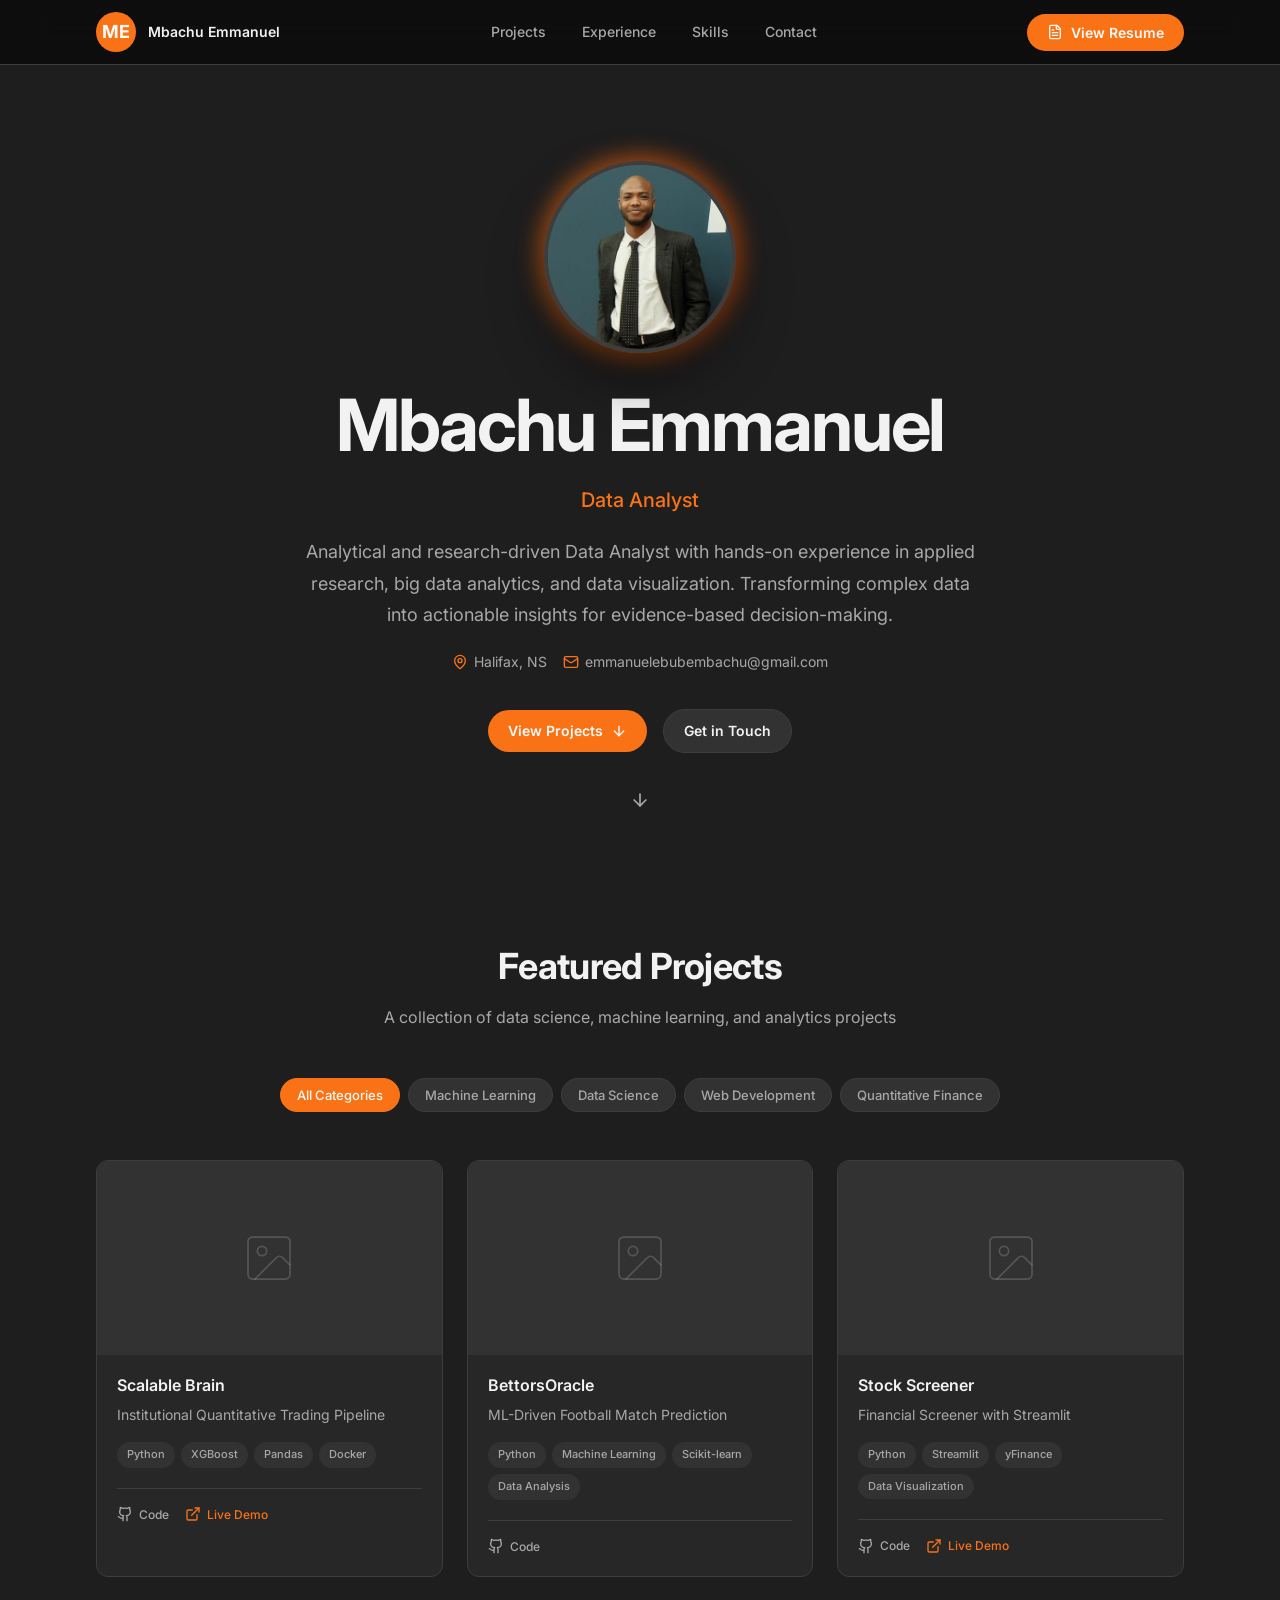
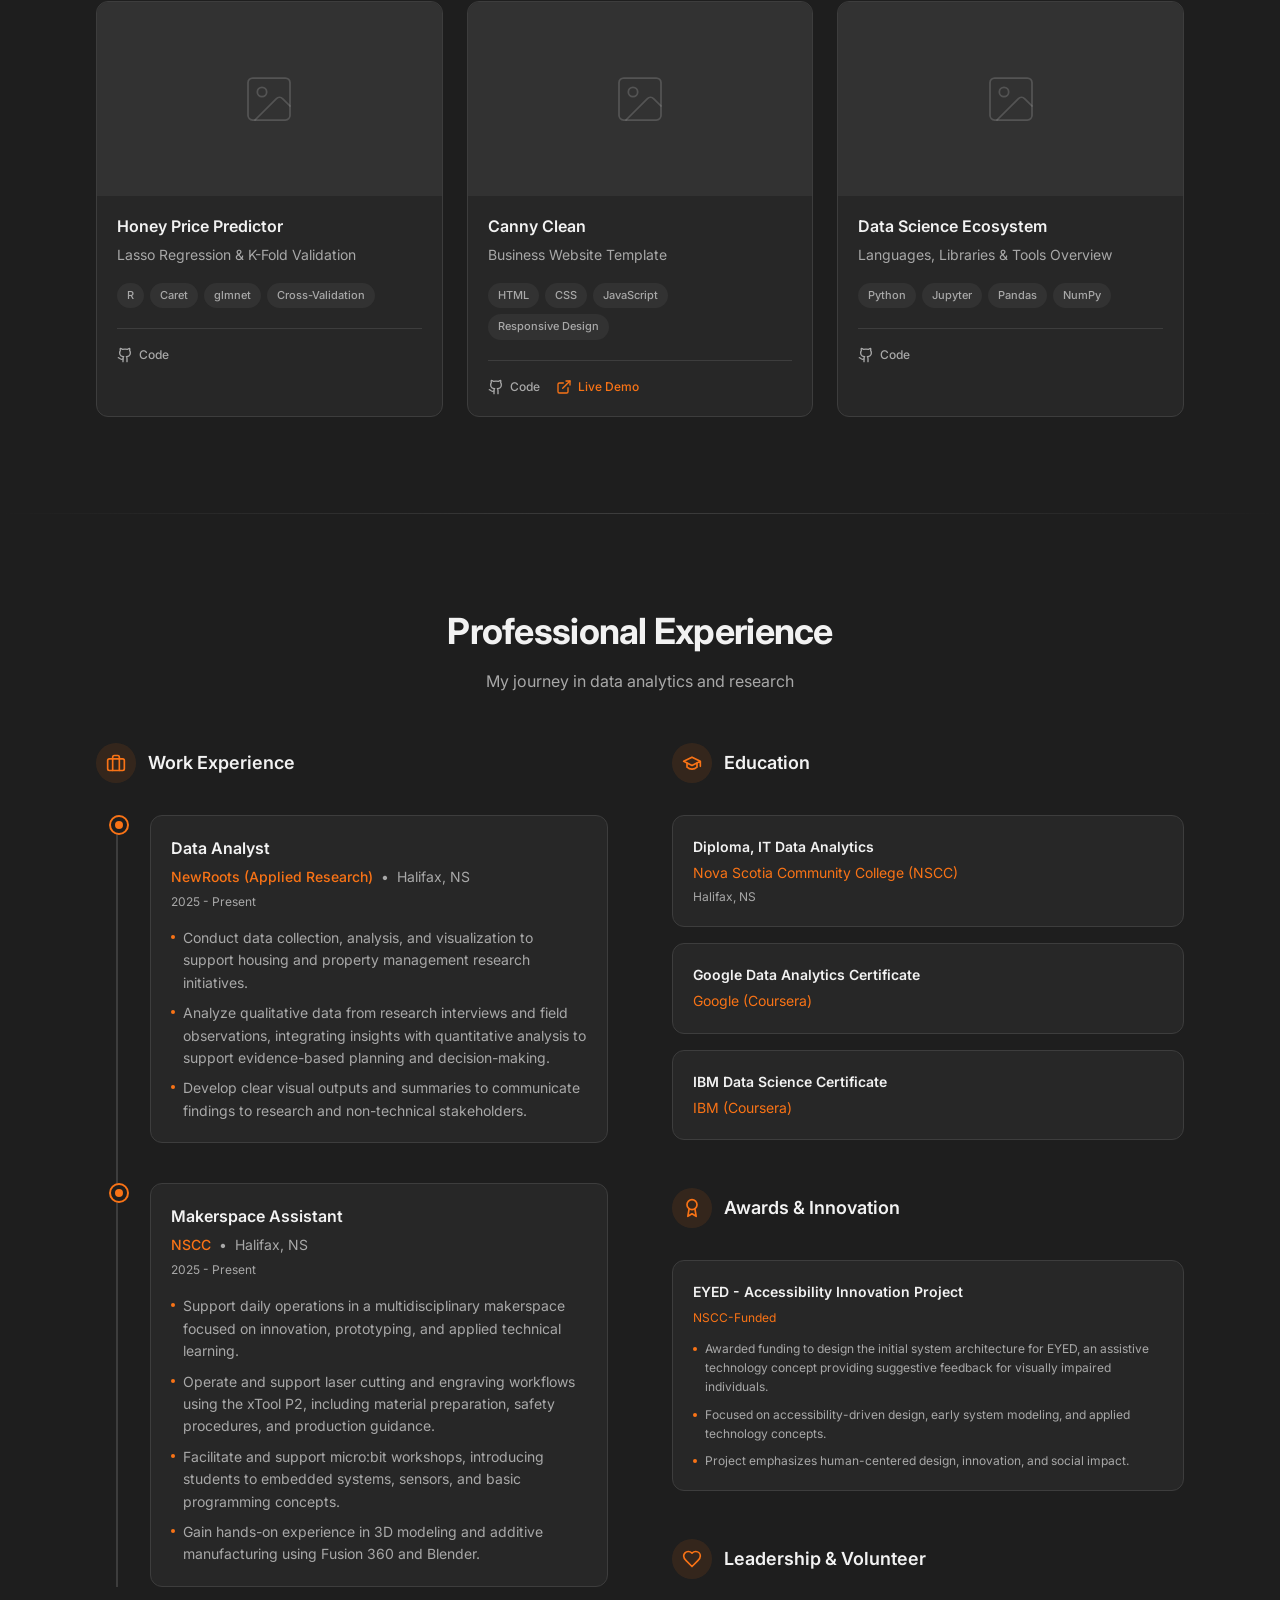
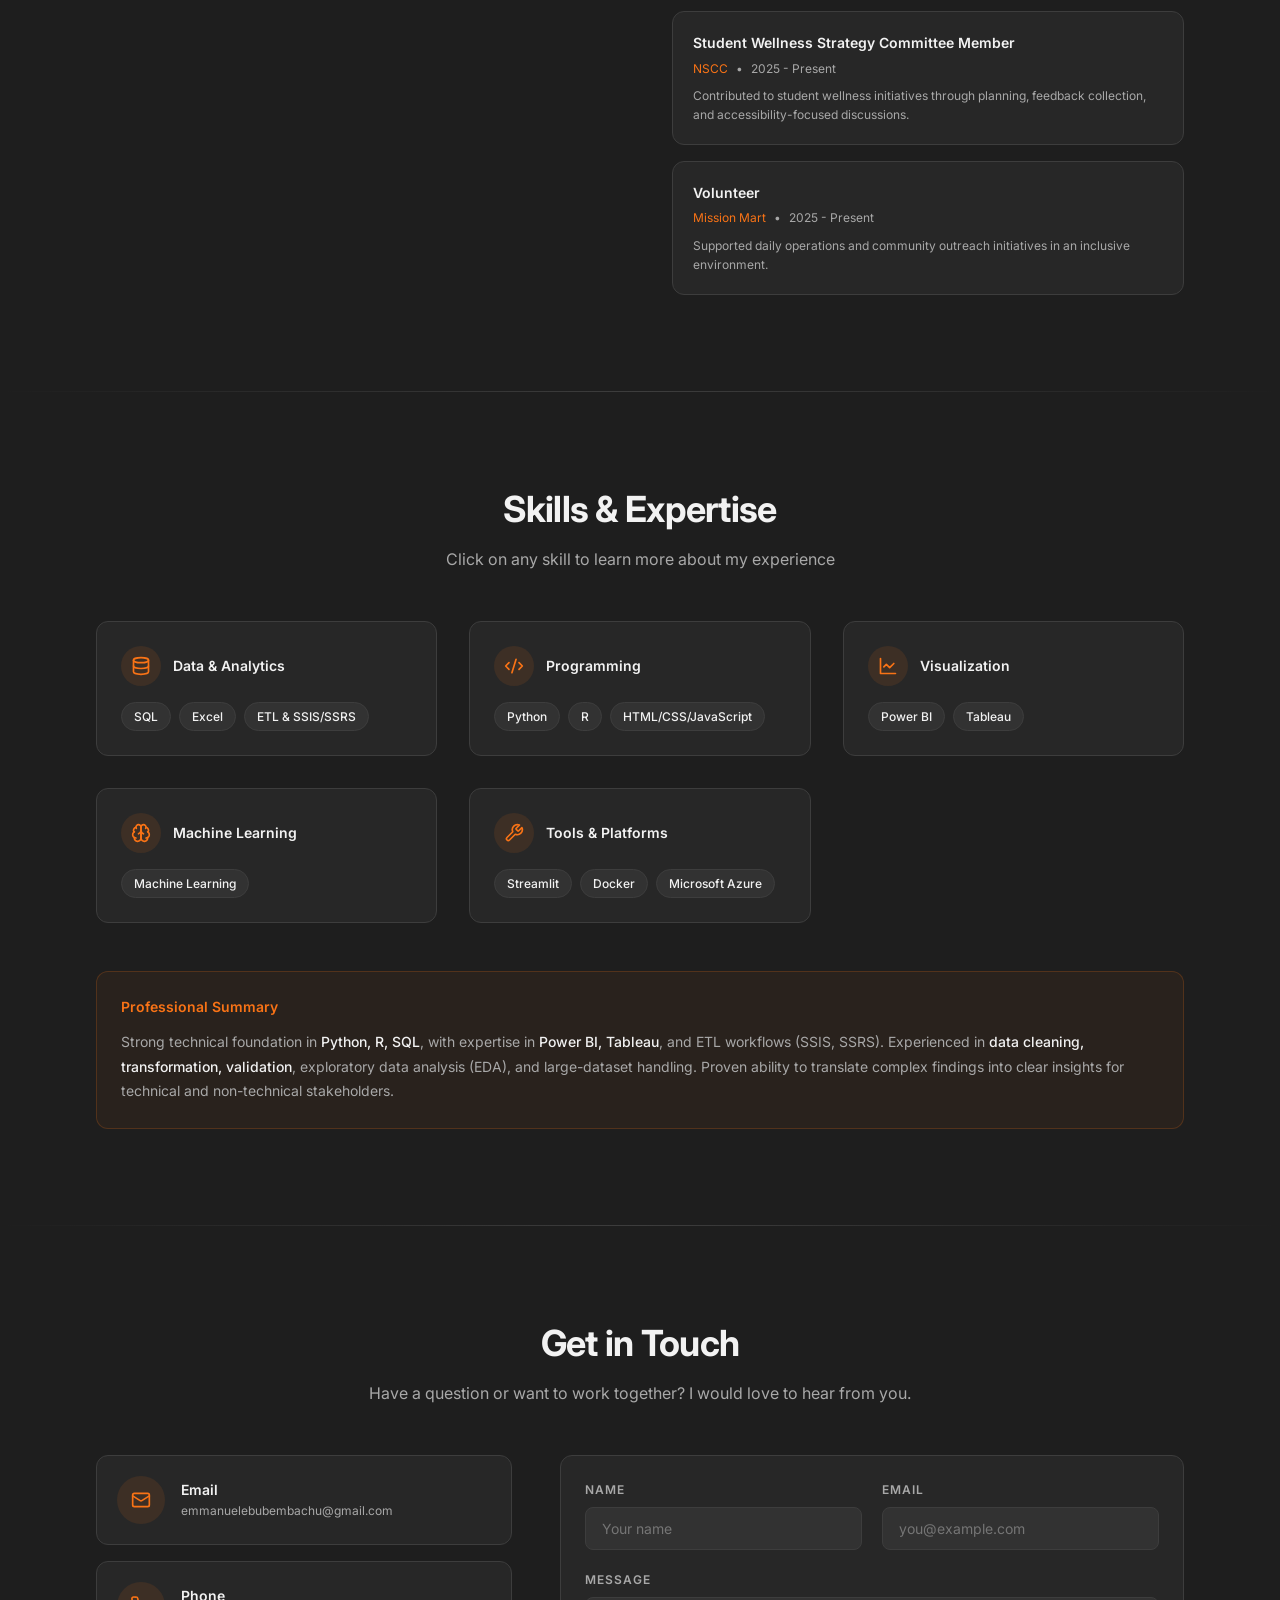
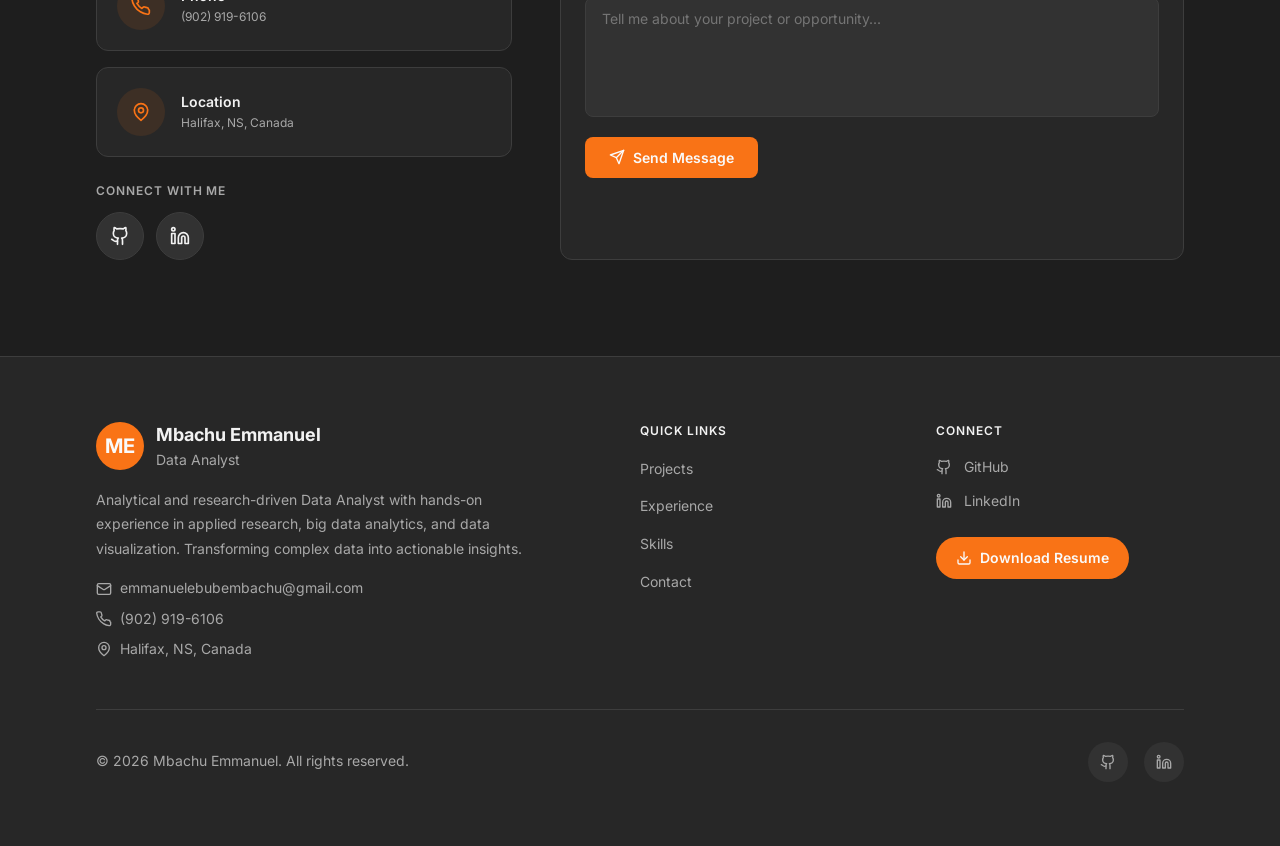
<file: html-version/index.html>
<!DOCTYPE html>
<html lang="en">
<head>
  <meta charset="UTF-8" />
  <meta name="viewport" content="width=device-width, initial-scale=1.0" />
  <meta name="description" content="Mbachu Emmanuel - Data Analyst. Analytical and research-driven Data Analyst with hands-on experience in applied research, big data analytics, and data visualization." />
  <meta name="keywords" content="Data Analyst, Python, R, SQL, Machine Learning, Power BI, Tableau, Halifax" />
  <meta property="og:title" content="Mbachu Emmanuel | Data Analyst" />
  <meta property="og:description" content="Transforming complex data into actionable insights for evidence-based decision-making." />
  <meta property="og:type" content="website" />
  <title>Mbachu Emmanuel | Data Analyst</title>
  <link rel="preconnect" href="https://fonts.googleapis.com" />
  <link rel="preconnect" href="https://fonts.gstatic.com" crossorigin />
  <link href="https://fonts.googleapis.com/css2?family=Inter:wght@400;500;600;700&display=swap" rel="stylesheet" />
  <link rel="stylesheet" href="css/styles.css" />
</head>
<body>

  <!-- ============================================================
       HEADER
       ============================================================ -->
  <header class="site-header">
    <div class="container header-inner">
      <!-- Logo -->
      <a href="index.html" class="logo" aria-label="Home">
        <div class="logo-badge">ME</div>
        <span class="logo-name">Mbachu Emmanuel</span>
      </a>

      <!-- Desktop Nav -->
      <nav class="desktop-nav" aria-label="Main navigation">
        <a href="#projects"   class="nav-link" data-section="projects">Projects</a>
        <a href="#experience" class="nav-link" data-section="experience">Experience</a>
        <a href="#skills"     class="nav-link" data-section="skills">Skills</a>
        <a href="#contact"    class="nav-link" data-section="contact">Contact</a>
      </nav>

      <!-- Right: Resume + Hamburger -->
      <div class="header-right">
        <button class="btn btn-orange resume-btn" data-resume-trigger aria-label="View Resume">
          <svg xmlns="http://www.w3.org/2000/svg" width="16" height="16" viewBox="0 0 24 24" fill="none" stroke="currentColor" stroke-width="2" stroke-linecap="round" stroke-linejoin="round"><path d="M15 2H6a2 2 0 0 0-2 2v16a2 2 0 0 0 2 2h12a2 2 0 0 0 2-2V7Z"/><path d="M14 2v4a2 2 0 0 0 2 2h4"/><path d="M10 9H8"/><path d="M16 13H8"/><path d="M16 17H8"/></svg>
          View Resume
        </button>

        <button id="hamburger-btn" class="hamburger-btn" aria-label="Open menu">
          <span id="hamburger-icon">
            <svg xmlns="http://www.w3.org/2000/svg" width="20" height="20" viewBox="0 0 24 24" fill="none" stroke="currentColor" stroke-width="2" stroke-linecap="round" stroke-linejoin="round"><line x1="4" x2="20" y1="12" y2="12"/><line x1="4" x2="20" y1="6" y2="6"/><line x1="4" x2="20" y1="18" y2="18"/></svg>
          </span>
        </button>
      </div>
    </div>

    <!-- Mobile Nav -->
    <nav id="mobile-nav" class="mobile-nav" aria-label="Mobile navigation">
      <div class="mobile-nav-inner">
        <a href="#projects"   class="mobile-nav-link" data-section="projects">Projects</a>
        <a href="#experience" class="mobile-nav-link" data-section="experience">Experience</a>
        <a href="#skills"     class="mobile-nav-link" data-section="skills">Skills</a>
        <a href="#contact"    class="mobile-nav-link" data-section="contact">Contact</a>
        <button class="mobile-resume-btn" data-resume-trigger>
          <svg xmlns="http://www.w3.org/2000/svg" width="16" height="16" viewBox="0 0 24 24" fill="none" stroke="currentColor" stroke-width="2" stroke-linecap="round" stroke-linejoin="round"><path d="M15 2H6a2 2 0 0 0-2 2v16a2 2 0 0 0 2 2h12a2 2 0 0 0 2-2V7Z"/><path d="M14 2v4a2 2 0 0 0 2 2h4"/><path d="M10 9H8"/><path d="M16 13H8"/><path d="M16 17H8"/></svg>
          View Resume
        </button>
      </div>
    </nav>
  </header>

  <!-- ============================================================
       MAIN CONTENT
       ============================================================ -->
  <main>
    <div class="container">

      <!-- HERO SECTION -->
      <section class="hero animate-fade-in-up" aria-label="Introduction">
        <!-- Profile Photo -->
        <div class="profile-photo-wrapper">
          <div class="profile-glow" aria-hidden="true"></div>
          <div class="profile-photo">
            <img
              src="images/emmanuel-profile.jpg"
              alt="Mbachu Emmanuel"
              onerror="this.style.display='none'; this.parentElement.querySelector('.profile-fallback').style.display='flex';"
            />
            <div class="profile-fallback" style="display:none; width:100%; height:100%; align-items:center; justify-content:center; color:var(--muted-foreground); font-size:2.5rem; font-weight:700;">ME</div>
          </div>
        </div>

        <!-- Hero Text -->
        <div class="hero-content">
          <h1 class="hero-title">Mbachu Emmanuel</h1>
          <p class="hero-subtitle">Data Analyst</p>
          <p class="hero-description">
            Analytical and research-driven Data Analyst with hands-on experience in applied research,
            big data analytics, and data visualization. Transforming complex data into actionable insights
            for evidence-based decision-making.
          </p>

          <!-- Location & Contact -->
          <div class="hero-meta">
            <span class="hero-meta-item">
              <svg xmlns="http://www.w3.org/2000/svg" width="16" height="16" viewBox="0 0 24 24" fill="none" stroke="currentColor" stroke-width="2" stroke-linecap="round" stroke-linejoin="round"><path d="M20 10c0 6-8 12-8 12s-8-6-8-12a8 8 0 0 1 16 0Z"/><circle cx="12" cy="10" r="3"/></svg>
              Halifax, NS
            </span>
            <span class="hero-meta-item">
              <svg xmlns="http://www.w3.org/2000/svg" width="16" height="16" viewBox="0 0 24 24" fill="none" stroke="currentColor" stroke-width="2" stroke-linecap="round" stroke-linejoin="round"><rect width="20" height="16" x="2" y="4" rx="2"/><path d="m22 7-8.97 5.7a1.94 1.94 0 0 1-2.06 0L2 7"/></svg>
              emmanuelebubembachu@gmail.com
            </span>
          </div>

          <!-- CTA Buttons -->
          <div class="hero-cta">
            <a href="#projects" class="btn btn-orange">
              View Projects
              <svg xmlns="http://www.w3.org/2000/svg" width="16" height="16" viewBox="0 0 24 24" fill="none" stroke="currentColor" stroke-width="2" stroke-linecap="round" stroke-linejoin="round"><path d="M12 5v14"/><path d="m19 12-7 7-7-7"/></svg>
            </a>
            <a href="#contact" class="btn btn-outline">
              Get in Touch
            </a>
          </div>
        </div>

        <!-- Scroll Indicator -->
        <div class="scroll-indicator" aria-hidden="true">
          <svg xmlns="http://www.w3.org/2000/svg" width="20" height="20" viewBox="0 0 24 24" fill="none" stroke="currentColor" stroke-width="2" stroke-linecap="round" stroke-linejoin="round"><path d="M12 5v14"/><path d="m19 12-7 7-7-7"/></svg>
        </div>
      </section>

      <!-- PROJECTS SECTION -->
      <section id="projects" class="section animate-fade-in-up-delay-1" aria-label="Featured Projects">
        <div class="section-header">
          <h2 class="section-title">Featured Projects</h2>
          <p class="section-subtitle">A collection of data science, machine learning, and analytics projects</p>
        </div>

        <div style="display:flex; flex-direction:column; gap:3rem;">
          <div id="category-filter" class="category-filter" role="group" aria-label="Filter projects by category"></div>
          <div id="projects-grid" class="projects-grid"></div>
          <div id="no-projects" class="no-projects" style="display:none;">
            <p>No projects found in this category.</p>
          </div>
        </div>
      </section>

    </div><!-- /container -->

    <!-- Divider -->
    <div class="divider"></div>

    <div class="container">
      <!-- EXPERIENCE SECTION -->
      <div class="section reveal" id="experience" aria-label="Professional Experience">
        <div class="section-header">
          <h2 class="section-title">Professional Experience</h2>
          <p class="section-subtitle">My journey in data analytics and research</p>
        </div>

        <div class="experience-grid">
          <!-- Work Experience -->
          <div>
            <div class="exp-col-header">
              <div class="exp-icon">
                <svg xmlns="http://www.w3.org/2000/svg" width="20" height="20" viewBox="0 0 24 24" fill="none" stroke="currentColor" stroke-width="2" stroke-linecap="round" stroke-linejoin="round"><rect width="20" height="14" x="2" y="7" rx="2"/><path d="M16 21V5a2 2 0 0 0-2-2h-4a2 2 0 0 0-2 2v16"/></svg>
              </div>
              <h3 class="exp-col-title">Work Experience</h3>
            </div>
            <div class="timeline" id="experience-timeline"></div>
          </div>

          <!-- Right Column -->
          <div class="exp-right-col">
            <!-- Education -->
            <div>
              <div class="exp-col-header">
                <div class="exp-icon">
                  <svg xmlns="http://www.w3.org/2000/svg" width="20" height="20" viewBox="0 0 24 24" fill="none" stroke="currentColor" stroke-width="2" stroke-linecap="round" stroke-linejoin="round"><path d="M22 10v6M2 10l10-5 10 5-10 5z"/><path d="M6 12v5c3 3 9 3 12 0v-5"/></svg>
                </div>
                <h3 class="exp-col-title">Education</h3>
              </div>
              <div class="info-cards" id="education-cards"></div>
            </div>

            <!-- Awards -->
            <div>
              <div class="exp-col-header">
                <div class="exp-icon">
                  <svg xmlns="http://www.w3.org/2000/svg" width="20" height="20" viewBox="0 0 24 24" fill="none" stroke="currentColor" stroke-width="2" stroke-linecap="round" stroke-linejoin="round"><circle cx="12" cy="8" r="6"/><path d="M15.477 12.89 17 22l-5-3-5 3 1.523-9.11"/></svg>
                </div>
                <h3 class="exp-col-title">Awards &amp; Innovation</h3>
              </div>
              <div class="info-cards" id="awards-cards"></div>
            </div>

            <!-- Volunteer -->
            <div>
              <div class="exp-col-header">
                <div class="exp-icon">
                  <svg xmlns="http://www.w3.org/2000/svg" width="20" height="20" viewBox="0 0 24 24" fill="none" stroke="currentColor" stroke-width="2" stroke-linecap="round" stroke-linejoin="round"><path d="M19 14c1.49-1.46 3-3.21 3-5.5A5.5 5.5 0 0 0 16.5 3c-1.76 0-3 .5-4.5 2-1.5-1.5-2.74-2-4.5-2A5.5 5.5 0 0 0 2 8.5c0 2.3 1.5 4.05 3 5.5l7 7Z"/></svg>
                </div>
                <h3 class="exp-col-title">Leadership &amp; Volunteer</h3>
              </div>
              <div class="info-cards" id="volunteer-cards"></div>
            </div>
          </div>
        </div>
      </div>
    </div>

    <!-- Divider -->
    <div class="divider"></div>

    <div class="container">
      <!-- SKILLS SECTION -->
      <div class="section reveal" id="skills" aria-label="Skills and Expertise">
        <div class="section-header">
          <h2 class="section-title">Skills &amp; Expertise</h2>
          <p class="section-subtitle">Click on any skill to learn more about my experience</p>
        </div>

        <div id="skills-grid" class="skills-grid"></div>

        <!-- Professional Summary -->
        <div class="skills-summary">
          <h3 class="skills-summary-title">Professional Summary</h3>
          <p class="skills-summary-text">
            Strong technical foundation in <strong>Python, R, SQL</strong>, with expertise in <strong>Power BI, Tableau</strong>, and ETL workflows (SSIS, SSRS).
            Experienced in <strong>data cleaning, transformation, validation</strong>, exploratory data analysis (EDA), and large-dataset handling.
            Proven ability to translate complex findings into clear insights for technical and non-technical stakeholders.
          </p>
        </div>
      </div>
    </div>

    <!-- Divider -->
    <div class="divider"></div>

    <div class="container">
      <!-- CONTACT SECTION -->
      <div class="section reveal" id="contact" aria-label="Contact">
        <div class="section-header">
          <h2 class="section-title">Get in Touch</h2>
          <p class="section-subtitle">Have a question or want to work together? I would love to hear from you.</p>
        </div>

        <div class="contact-grid">
          <!-- Contact Info -->
          <div class="contact-info">
            <div class="contact-cards">
              <a href="mailto:emmanuelebubembachu@gmail.com" class="contact-card">
                <div class="contact-card-icon">
                  <svg xmlns="http://www.w3.org/2000/svg" width="20" height="20" viewBox="0 0 24 24" fill="none" stroke="currentColor" stroke-width="2" stroke-linecap="round" stroke-linejoin="round"><rect width="20" height="16" x="2" y="4" rx="2"/><path d="m22 7-8.97 5.7a1.94 1.94 0 0 1-2.06 0L2 7"/></svg>
                </div>
                <div>
                  <p class="contact-card-label">Email</p>
                  <p class="contact-card-value">emmanuelebubembachu@gmail.com</p>
                </div>
              </a>

              <a href="tel:+19029196106" class="contact-card">
                <div class="contact-card-icon">
                  <svg xmlns="http://www.w3.org/2000/svg" width="20" height="20" viewBox="0 0 24 24" fill="none" stroke="currentColor" stroke-width="2" stroke-linecap="round" stroke-linejoin="round"><path d="M22 16.92v3a2 2 0 0 1-2.18 2 19.79 19.79 0 0 1-8.63-3.07A19.5 19.5 0 0 1 4.15 12 19.79 19.79 0 0 1 1.07 3.4 2 2 0 0 1 3.05 1.25h3a2 2 0 0 1 2 1.72 12.84 12.84 0 0 0 .7 2.81 2 2 0 0 1-.45 2.11L7.09 8.91a16 16 0 0 0 6 6l1.27-1.27a2 2 0 0 1 2.11-.45 12.84 12.84 0 0 0 2.81.7A2 2 0 0 1 21 16z"/></svg>
                </div>
                <div>
                  <p class="contact-card-label">Phone</p>
                  <p class="contact-card-value">(902) 919-6106</p>
                </div>
              </a>

              <div class="contact-card" style="cursor:default;">
                <div class="contact-card-icon">
                  <svg xmlns="http://www.w3.org/2000/svg" width="20" height="20" viewBox="0 0 24 24" fill="none" stroke="currentColor" stroke-width="2" stroke-linecap="round" stroke-linejoin="round"><path d="M20 10c0 6-8 12-8 12s-8-6-8-12a8 8 0 0 1 16 0Z"/><circle cx="12" cy="10" r="3"/></svg>
                </div>
                <div>
                  <p class="contact-card-label">Location</p>
                  <p class="contact-card-value">Halifax, NS, Canada</p>
                </div>
              </div>
            </div>

            <!-- Social Links -->
            <div>
              <p class="contact-social-label">Connect with me</p>
              <div class="social-icons">
                <a href="https://github.com/emmanuelebube13" target="_blank" rel="noopener noreferrer" class="social-icon-btn" aria-label="GitHub">
                  <svg xmlns="http://www.w3.org/2000/svg" width="20" height="20" viewBox="0 0 24 24" fill="none" stroke="currentColor" stroke-width="2" stroke-linecap="round" stroke-linejoin="round"><path d="M15 22v-4a4.8 4.8 0 0 0-1-3.5c3 0 6-2 6-5.5.08-1.25-.27-2.48-1-3.5.28-1.15.28-2.35 0-3.5 0 0-1 0-3 1.5-2.64-.5-5.36-.5-8 0C6 2 5 2 5 2c-.3 1.15-.3 2.35 0 3.5A5.403 5.403 0 0 0 4 9c0 3.5 3 5.5 6 5.5-.39.49-.68 1.05-.85 1.65-.17.6-.22 1.23-.15 1.85v4"/><path d="M9 18c-4.51 2-5-2-7-2"/></svg>
                </a>
                <a href="https://linkedin.com/in/emmanuelmbachu/" target="_blank" rel="noopener noreferrer" class="social-icon-btn" aria-label="LinkedIn">
                  <svg xmlns="http://www.w3.org/2000/svg" width="20" height="20" viewBox="0 0 24 24" fill="none" stroke="currentColor" stroke-width="2" stroke-linecap="round" stroke-linejoin="round"><path d="M16 8a6 6 0 0 1 6 6v7h-4v-7a2 2 0 0 0-2-2 2 2 0 0 0-2 2v7h-4v-7a6 6 0 0 1 6-6z"/><rect width="4" height="12" x="2" y="9"/><circle cx="4" cy="4" r="2"/></svg>
                </a>
              </div>
            </div>
          </div>

          <!-- Contact Form -->
          <form id="contact-form" class="contact-form" novalidate>
            <div class="form-row">
              <div class="form-field">
                <label for="contact-name" class="form-label">Name</label>
                <input id="contact-name" name="name" type="text" required class="form-input" placeholder="Your name" autocomplete="name" />
              </div>
              <div class="form-field">
                <label for="contact-email" class="form-label">Email</label>
                <input id="contact-email" name="email" type="email" required class="form-input" placeholder="you@example.com" autocomplete="email" />
              </div>
            </div>
            <div class="form-field">
              <label for="contact-message" class="form-label">Message</label>
              <textarea id="contact-message" name="message" rows="5" required class="form-textarea" placeholder="Tell me about your project or opportunity..."></textarea>
            </div>
            <button type="submit" class="form-submit">
              <svg xmlns="http://www.w3.org/2000/svg" width="16" height="16" viewBox="0 0 24 24" fill="none" stroke="currentColor" stroke-width="2" stroke-linecap="round" stroke-linejoin="round"><path d="m22 2-7 20-4-9-9-4Z"/><path d="M22 2 11 13"/></svg>
              Send Message
            </button>
          </form>
        </div>
      </div>
    </div>

  </main>

  <!-- ============================================================
       FOOTER
       ============================================================ -->
  <footer class="site-footer">
    <div class="container footer-inner">
      <div class="footer-grid">
        <!-- Brand -->
        <div class="footer-brand" style="grid-column: span 1;">
          <a href="index.html" class="footer-logo">
            <div class="footer-logo-badge">ME</div>
            <div>
              <p class="footer-logo-name">Mbachu Emmanuel</p>
              <p class="footer-logo-title">Data Analyst</p>
            </div>
          </a>
          <p class="footer-tagline">
            Analytical and research-driven Data Analyst with hands-on experience in applied research,
            big data analytics, and data visualization. Transforming complex data into actionable insights.
          </p>
          <div class="footer-contact-list">
            <a href="mailto:emmanuelebubembachu@gmail.com" class="footer-contact-item">
              <svg xmlns="http://www.w3.org/2000/svg" width="16" height="16" viewBox="0 0 24 24" fill="none" stroke="currentColor" stroke-width="2" stroke-linecap="round" stroke-linejoin="round"><rect width="20" height="16" x="2" y="4" rx="2"/><path d="m22 7-8.97 5.7a1.94 1.94 0 0 1-2.06 0L2 7"/></svg>
              emmanuelebubembachu@gmail.com
            </a>
            <a href="tel:+19029196106" class="footer-contact-item">
              <svg xmlns="http://www.w3.org/2000/svg" width="16" height="16" viewBox="0 0 24 24" fill="none" stroke="currentColor" stroke-width="2" stroke-linecap="round" stroke-linejoin="round"><path d="M22 16.92v3a2 2 0 0 1-2.18 2 19.79 19.79 0 0 1-8.63-3.07A19.5 19.5 0 0 1 4.15 12 19.79 19.79 0 0 1 1.07 3.4 2 2 0 0 1 3.05 1.25h3a2 2 0 0 1 2 1.72 12.84 12.84 0 0 0 .7 2.81 2 2 0 0 1-.45 2.11L7.09 8.91a16 16 0 0 0 6 6l1.27-1.27a2 2 0 0 1 2.11-.45 12.84 12.84 0 0 0 2.81.7A2 2 0 0 1 21 16z"/></svg>
              (902) 919-6106
            </a>
            <span class="footer-contact-item" style="cursor:default;">
              <svg xmlns="http://www.w3.org/2000/svg" width="16" height="16" viewBox="0 0 24 24" fill="none" stroke="currentColor" stroke-width="2" stroke-linecap="round" stroke-linejoin="round"><path d="M20 10c0 6-8 12-8 12s-8-6-8-12a8 8 0 0 1 16 0Z"/><circle cx="12" cy="10" r="3"/></svg>
              Halifax, NS, Canada
            </span>
          </div>
        </div>

        <!-- Quick Links -->
        <div>
          <h3 class="footer-col-title">Quick Links</h3>
          <ul class="footer-links">
            <li><a href="#projects"   class="footer-link">Projects</a></li>
            <li><a href="#experience" class="footer-link">Experience</a></li>
            <li><a href="#skills"     class="footer-link">Skills</a></li>
            <li><a href="#contact"    class="footer-link">Contact</a></li>
          </ul>
        </div>

        <!-- Connect -->
        <div>
          <h3 class="footer-col-title">Connect</h3>
          <div class="footer-social">
            <a href="https://github.com/emmanuelebube13" target="_blank" rel="noopener noreferrer" class="footer-social-link">
              <svg xmlns="http://www.w3.org/2000/svg" width="16" height="16" viewBox="0 0 24 24" fill="none" stroke="currentColor" stroke-width="2" stroke-linecap="round" stroke-linejoin="round"><path d="M15 22v-4a4.8 4.8 0 0 0-1-3.5c3 0 6-2 6-5.5.08-1.25-.27-2.48-1-3.5.28-1.15.28-2.35 0-3.5 0 0-1 0-3 1.5-2.64-.5-5.36-.5-8 0C6 2 5 2 5 2c-.3 1.15-.3 2.35 0 3.5A5.403 5.403 0 0 0 4 9c0 3.5 3 5.5 6 5.5-.39.49-.68 1.05-.85 1.65-.17.6-.22 1.23-.15 1.85v4"/><path d="M9 18c-4.51 2-5-2-7-2"/></svg>
              GitHub
            </a>
            <a href="https://linkedin.com/in/emmanuelmbachu/" target="_blank" rel="noopener noreferrer" class="footer-social-link">
              <svg xmlns="http://www.w3.org/2000/svg" width="16" height="16" viewBox="0 0 24 24" fill="none" stroke="currentColor" stroke-width="2" stroke-linecap="round" stroke-linejoin="round"><path d="M16 8a6 6 0 0 1 6 6v7h-4v-7a2 2 0 0 0-2-2 2 2 0 0 0-2 2v7h-4v-7a6 6 0 0 1 6-6z"/><rect width="4" height="12" x="2" y="9"/><circle cx="4" cy="4" r="2"/></svg>
              LinkedIn
            </a>
          </div>
          <a href="resume.pdf" download="Mbachu_Emmanuel_Resume.pdf" class="footer-resume-btn">
            <svg xmlns="http://www.w3.org/2000/svg" width="16" height="16" viewBox="0 0 24 24" fill="none" stroke="currentColor" stroke-width="2" stroke-linecap="round" stroke-linejoin="round"><path d="M21 15v4a2 2 0 0 1-2 2H5a2 2 0 0 1-2-2v-4"/><polyline points="7 10 12 15 17 10"/><line x1="12" x2="12" y1="15" y2="3"/></svg>
            Download Resume
          </a>
        </div>
      </div>

      <!-- Footer Bottom -->
      <div class="footer-bottom">
        <p class="footer-copy">&copy; <span id="copyright-year"></span> Mbachu Emmanuel. All rights reserved.</p>
        <div class="footer-social-icons">
          <a href="https://github.com/emmanuelebube13" target="_blank" rel="noopener noreferrer" class="footer-social-icon-btn" aria-label="GitHub">
            <svg xmlns="http://www.w3.org/2000/svg" width="16" height="16" viewBox="0 0 24 24" fill="none" stroke="currentColor" stroke-width="2" stroke-linecap="round" stroke-linejoin="round"><path d="M15 22v-4a4.8 4.8 0 0 0-1-3.5c3 0 6-2 6-5.5.08-1.25-.27-2.48-1-3.5.28-1.15.28-2.35 0-3.5 0 0-1 0-3 1.5-2.64-.5-5.36-.5-8 0C6 2 5 2 5 2c-.3 1.15-.3 2.35 0 3.5A5.403 5.403 0 0 0 4 9c0 3.5 3 5.5 6 5.5-.39.49-.68 1.05-.85 1.65-.17.6-.22 1.23-.15 1.85v4"/><path d="M9 18c-4.51 2-5-2-7-2"/></svg>
          </a>
          <a href="https://linkedin.com/in/emmanuelmbachu/" target="_blank" rel="noopener noreferrer" class="footer-social-icon-btn" aria-label="LinkedIn">
            <svg xmlns="http://www.w3.org/2000/svg" width="16" height="16" viewBox="0 0 24 24" fill="none" stroke="currentColor" stroke-width="2" stroke-linecap="round" stroke-linejoin="round"><path d="M16 8a6 6 0 0 1 6 6v7h-4v-7a2 2 0 0 0-2-2 2 2 0 0 0-2 2v7h-4v-7a6 6 0 0 1 6-6z"/><rect width="4" height="12" x="2" y="9"/><circle cx="4" cy="4" r="2"/></svg>
          </a>
        </div>
      </div>
    </div>
  </footer>

  <!-- ============================================================
       RESUME MODAL
       ============================================================ -->
  <div id="resume-modal-overlay" class="modal-overlay" role="dialog" aria-modal="true" aria-labelledby="resume-modal-title">
    <div class="modal">
      <div class="modal-header">
        <h2 class="modal-title" id="resume-modal-title">Resume - Mbachu Emmanuel</h2>
        <div class="modal-header-actions">
          <a href="resume.pdf" target="_blank" rel="noopener noreferrer" class="modal-action-btn">
            <svg xmlns="http://www.w3.org/2000/svg" width="14" height="14" viewBox="0 0 24 24" fill="none" stroke="currentColor" stroke-width="2" stroke-linecap="round" stroke-linejoin="round"><path d="M15 3h6v6"/><path d="M10 14 21 3"/><path d="M18 13v6a2 2 0 0 1-2 2H5a2 2 0 0 1-2-2V8a2 2 0 0 1 2-2h6"/></svg>
            Open in New Tab
          </a>
          <a href="resume.pdf" download="Mbachu_Emmanuel_Resume.pdf" class="modal-action-dl">
            <svg xmlns="http://www.w3.org/2000/svg" width="14" height="14" viewBox="0 0 24 24" fill="none" stroke="currentColor" stroke-width="2" stroke-linecap="round" stroke-linejoin="round"><path d="M21 15v4a2 2 0 0 1-2 2H5a2 2 0 0 1-2-2v-4"/><polyline points="7 10 12 15 17 10"/><line x1="12" x2="12" y1="15" y2="3"/></svg>
            Download
          </a>
          <button id="resume-modal-close" class="modal-close-btn" aria-label="Close resume modal">
            <svg xmlns="http://www.w3.org/2000/svg" width="20" height="20" viewBox="0 0 24 24" fill="none" stroke="currentColor" stroke-width="2" stroke-linecap="round" stroke-linejoin="round"><path d="M18 6 6 18"/><path d="m6 6 12 12"/></svg>
          </button>
        </div>
      </div>
      <div class="modal-body">
        <iframe src="resume.pdf" title="Resume - Mbachu Emmanuel" class="modal-iframe"></iframe>
      </div>
    </div>
  </div>

  <!-- ============================================================
       SKILL DETAIL MODAL
       ============================================================ -->
  <div id="skill-modal-overlay" class="modal-overlay" role="dialog" aria-modal="true" aria-labelledby="skill-modal-title">
    <div class="modal skill-modal">
      <div class="modal-header">
        <h2 class="modal-title" id="skill-modal-title"></h2>
        <button id="skill-modal-close" class="modal-close-btn" aria-label="Close skill details">
          <svg xmlns="http://www.w3.org/2000/svg" width="20" height="20" viewBox="0 0 24 24" fill="none" stroke="currentColor" stroke-width="2" stroke-linecap="round" stroke-linejoin="round"><path d="M18 6 6 18"/><path d="m6 6 12 12"/></svg>
        </button>
      </div>
      <div id="skill-modal-body" class="skill-modal-body"></div>
    </div>
  </div>

  <script src="js/main.js"></script>
</body>
</html>
</file>
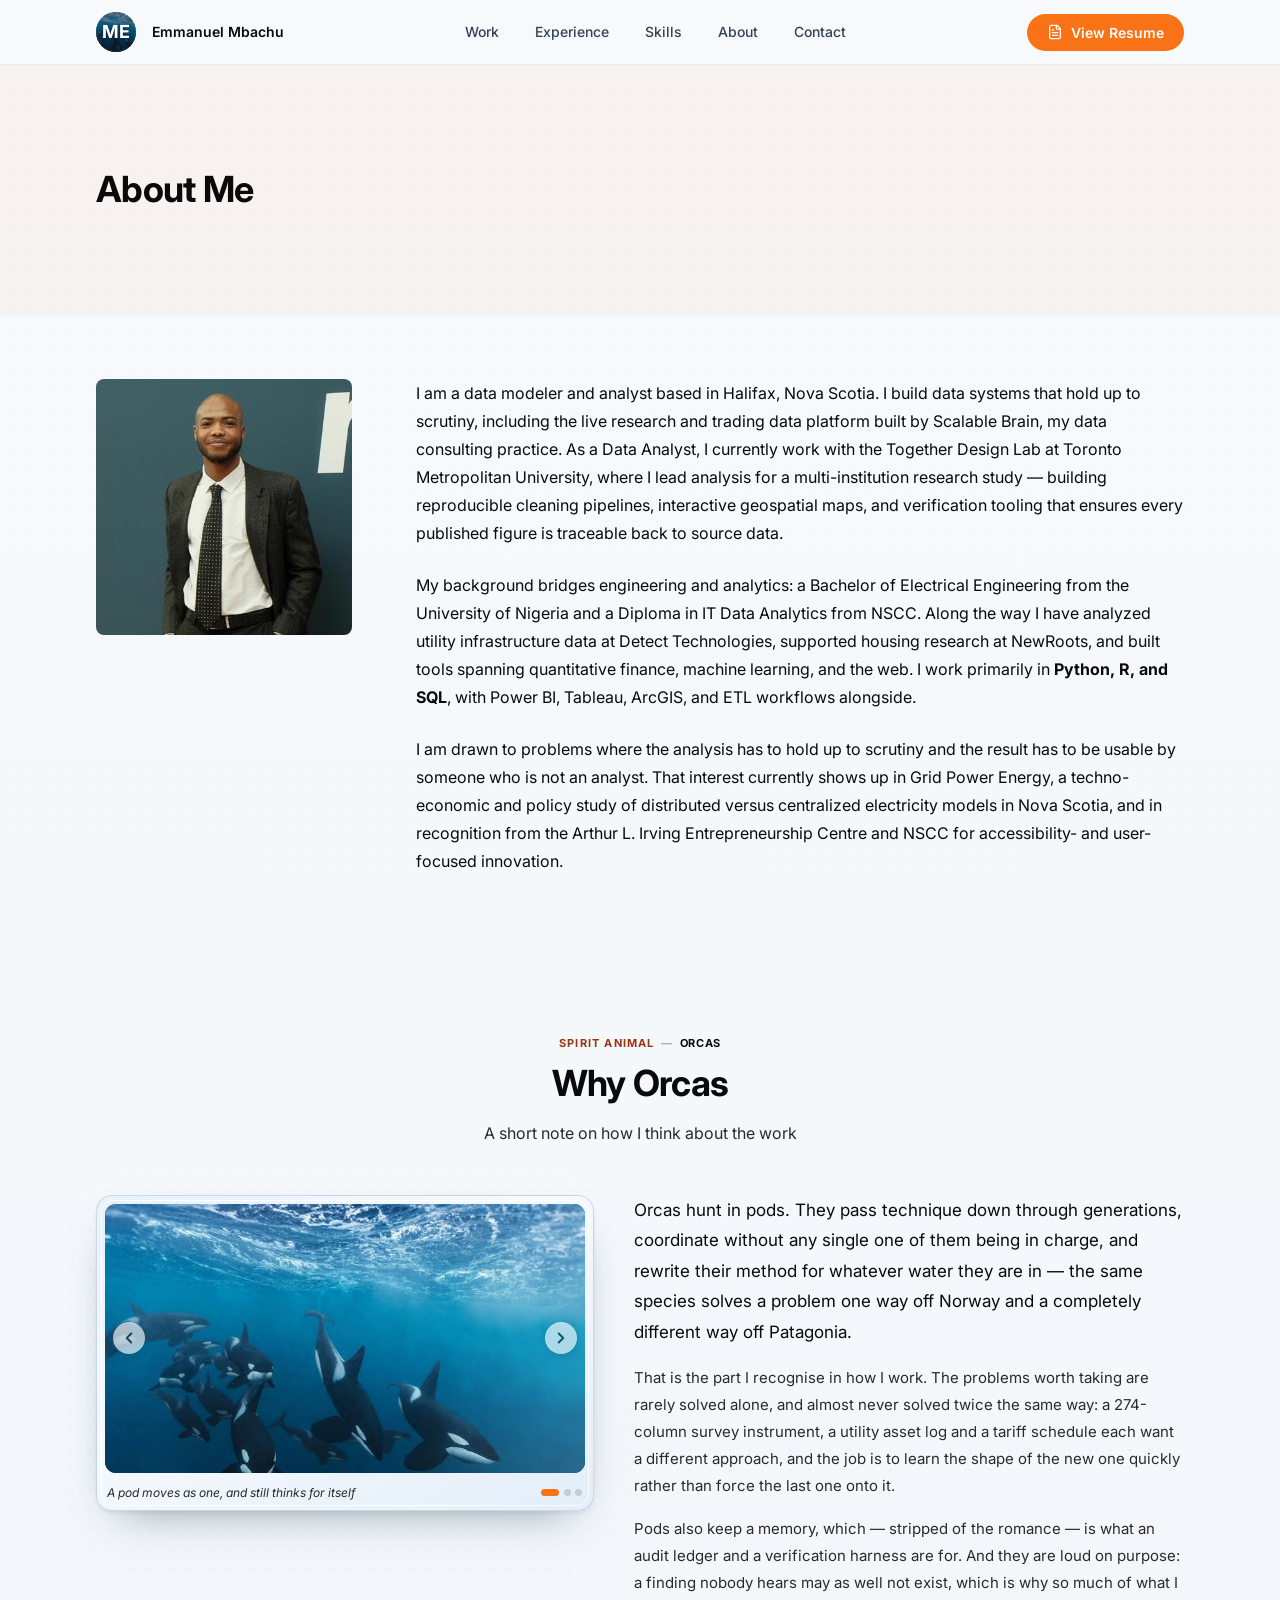
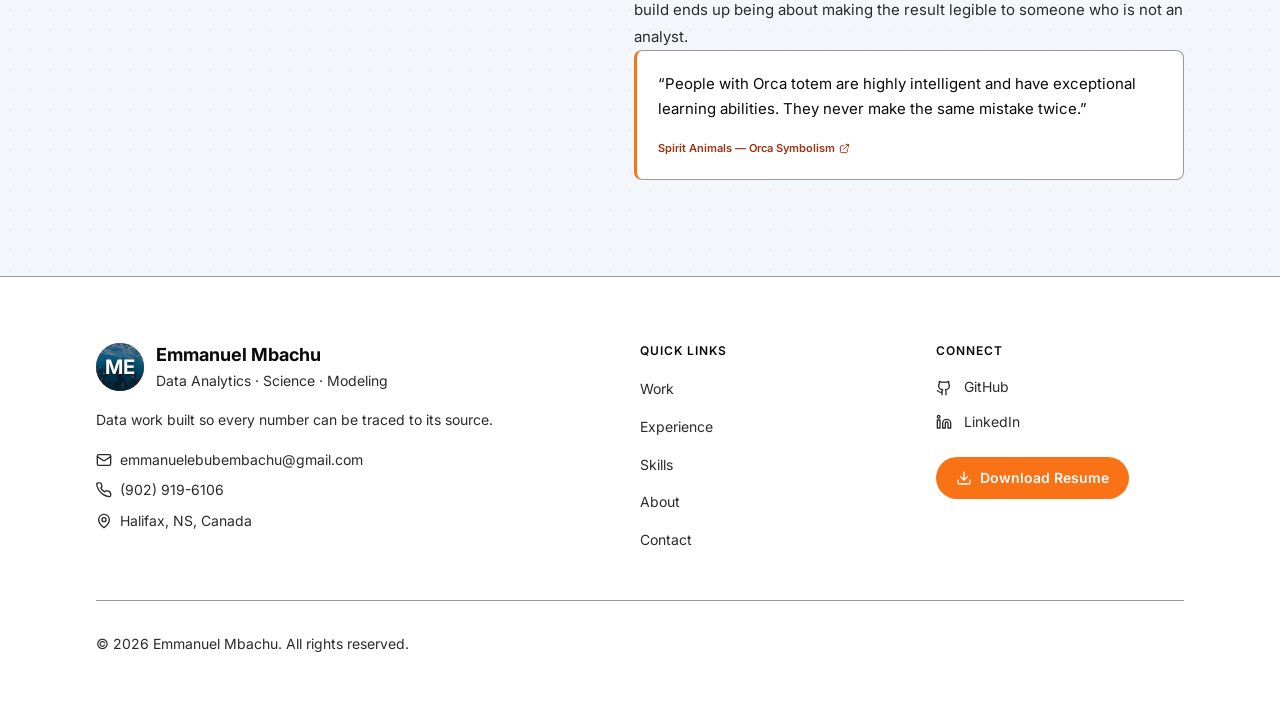
<file: about.html>
<!DOCTYPE html>
<html lang="en">
<head>
  <meta charset="UTF-8" />
  <meta name="viewport" content="width=device-width, initial-scale=1.0" />
  <meta name="description" content="About Emmanuel Mbachu, a data modeler and analyst who builds data systems that can be traced and audited." />
  <title>About | Emmanuel Mbachu</title>
  <link rel="preconnect" href="https://fonts.googleapis.com" />
  <link rel="preconnect" href="https://fonts.gstatic.com" crossorigin />
  <link href="https://fonts.googleapis.com/css2?family=Inter:wght@400;500;600;700&display=swap" rel="stylesheet" />
  <link rel="stylesheet" href="css/styles.css?v=20261115b" />
  <link rel="stylesheet" href="css/work.css?v=20261115b" />
  <link rel="stylesheet" href="css/home.css?v=20261115b" />
</head>
<body>

  <!-- ============================================================
       HEADER
       ============================================================ -->
  <header class="site-header">
    <div class="container header-inner">
      <!-- Logo -->
      <a href="index.html" class="logo" aria-label="Home">
        <div class="logo-badge" data-orca-badge>ME</div>
        <span class="logo-name">Emmanuel Mbachu</span>
      </a>


      <nav class="desktop-nav" aria-label="Main navigation">
        <a href="index.html#projects"   class="nav-link">Work</a>
        <a href="index.html#experience" class="nav-link">Experience</a>
        <a href="index.html#skills"     class="nav-link">Skills</a>
        <a href="about.html"            class="nav-link">About</a>
        <a href="index.html#contact"    class="nav-link">Contact</a>
      </nav>

      <!-- Right: Resume + Hamburger -->
      <div class="header-right">
        <button class="btn btn-orange resume-btn" data-resume-trigger aria-label="View Resume">
          <svg xmlns="http://www.w3.org/2000/svg" width="16" height="16" viewBox="0 0 24 24" fill="none" stroke="currentColor" stroke-width="2" stroke-linecap="round" stroke-linejoin="round"><path d="M15 2H6a2 2 0 0 0-2 2v16a2 2 0 0 0 2 2h12a2 2 0 0 0 2-2V7Z"/><path d="M14 2v4a2 2 0 0 0 2 2h4"/><path d="M10 9H8"/><path d="M16 13H8"/><path d="M16 17H8"/></svg>
          View Resume
        </button>

        <button id="hamburger-btn" class="hamburger-btn" aria-label="Open menu">
          <span id="hamburger-icon">
            <svg xmlns="http://www.w3.org/2000/svg" width="20" height="20" viewBox="0 0 24 24" fill="none" stroke="currentColor" stroke-width="2" stroke-linecap="round" stroke-linejoin="round"><line x1="4" x2="20" y1="12" y2="12"/><line x1="4" x2="20" y1="6" y2="6"/><line x1="4" x2="20" y1="18" y2="18"/></svg>
          </span>
        </button>
      </div>
    </div>

    <!-- Mobile Nav -->
    <nav id="mobile-nav" class="mobile-nav" aria-label="Mobile navigation">
      <div class="mobile-nav-inner">
        <a href="index.html#projects"   class="mobile-nav-link">Work</a>
        <a href="index.html#experience" class="mobile-nav-link">Experience</a>
        <a href="index.html#skills"     class="mobile-nav-link">Skills</a>
        <a href="about.html" class="mobile-nav-link">About</a>
        <a href="index.html#contact"    class="mobile-nav-link">Contact</a>
        <button class="mobile-resume-btn" data-resume-trigger>
          <svg xmlns="http://www.w3.org/2000/svg" width="16" height="16" viewBox="0 0 24 24" fill="none" stroke="currentColor" stroke-width="2" stroke-linecap="round" stroke-linejoin="round"><path d="M15 2H6a2 2 0 0 0-2 2v16a2 2 0 0 0 2 2h12a2 2 0 0 0 2-2V7Z"/><path d="M14 2v4a2 2 0 0 0 2 2h4"/><path d="M10 9H8"/><path d="M16 13H8"/><path d="M16 17H8"/></svg>
          View Resume
        </button>
      </div>
    </nav>
  </header>

  <!-- ============================================================
       MAIN CONTENT
       ============================================================ -->
  <main>
    <!-- About Banner -->
    <section class="about-banner">
      <div class="container about-banner-inner animate-fade-in-up">
        <h1 class="about-title">About Me</h1>
      </div>
    </section>

    <!-- About Content -->
    <div class="container about-content animate-fade-in-up-delay-1">
      <div class="about-layout">
        <!-- Photo -->
        <div class="about-photo-wrapper">
          <div class="about-photo">
            <img
              src="images/emmanuel-profile.jpg"
              alt="Emmanuel Mbachu"
              style="width:100%; height:100%; object-fit:cover;"
              onerror="this.style.display='none'; this.parentElement.querySelector('svg').style.display='block';"
            />
            <svg xmlns="http://www.w3.org/2000/svg" width="64" height="64" viewBox="0 0 24 24" fill="none" stroke="currentColor" stroke-width="1" stroke-linecap="round" stroke-linejoin="round" style="display:none; opacity:0.3; color:var(--muted-foreground);"><circle cx="12" cy="8" r="5"/><path d="M20 21a8 8 0 0 0-16 0"/></svg>
          </div>
        </div>

        <!-- Text -->
        <div class="about-text">
          <p class="about-paragraph">
            I am a data modeler and analyst based in Halifax, Nova Scotia. I build data systems that hold up to scrutiny, including the live research and trading data platform built by Scalable Brain, my data consulting practice. As a Data Analyst, I currently work with the Together Design Lab at Toronto Metropolitan University,
            where I lead analysis for a multi-institution research study &mdash; building reproducible
            cleaning pipelines, interactive geospatial maps, and verification tooling that ensures
            every published figure is traceable back to source data.
          </p>
          <p class="about-paragraph">
            My background bridges engineering and analytics: a Bachelor of Electrical Engineering
            from the University of Nigeria and a Diploma in IT Data Analytics from NSCC. Along the way
            I have analyzed utility infrastructure data at Detect Technologies, supported housing
            research at NewRoots, and built tools spanning quantitative finance, machine learning,
            and the web. I work primarily in <strong>Python, R, and SQL</strong>, with Power BI, Tableau,
            ArcGIS, and ETL workflows alongside.
          </p>
          <p class="about-paragraph">
            I am drawn to problems where the analysis has to hold up to scrutiny and the result has to be
            usable by someone who is not an analyst. That interest currently shows up in Grid Power Energy,
            a techno-economic and policy study of distributed versus centralized electricity models in
            Nova Scotia, and in recognition from the Arthur L. Irving Entrepreneurship Centre and NSCC for
            accessibility- and user-focused innovation.
          </p>
        </div>
      </div>
    </div>

    <div class="container">
      <!-- ORCA NOTE — the long version, given room of its own -->
      <div class="section reveal" id="orca" aria-label="Spirit animal">
        <div class="section-header">
          <p class="orca-eyebrow orca-eyebrow-centred">
            Spirit animal <span class="orca-eyebrow-dash" aria-hidden="true">&mdash;</span>
            <span class="orca-eyebrow-name">Orcas</span>
          </p>
          <h2 class="section-title">Why Orcas</h2>
          <p class="section-subtitle">A short note on how I think about the work</p>
        </div>

        <div class="orca-note">
                    <div class="orca-note-media">
            <figure class="orca-frame">
            <div class="orca-frame-inner">
            <div class="orca-slides" id="orca-slides" aria-live="polite">
            <!-- Slides injected by initOrcaCarousel(); this one is the no-JS state -->
            <img class="orca-slide is-active" src="photos/orcastogether.jpeg"
            alt="A pod of orcas moving together below the surface"
            width="738" height="414" />
            </div>
            <span class="orca-frame-sheen" aria-hidden="true"></span>

            <button class="orca-nav orca-nav-prev" id="orca-prev" type="button" aria-label="Previous photo" hidden>
            <svg xmlns="http://www.w3.org/2000/svg" width="18" height="18" viewBox="0 0 24 24" fill="none" stroke="currentColor" stroke-width="2.5" stroke-linecap="round" stroke-linejoin="round"><path d="m15 18-6-6 6-6"/></svg>
            </button>
            <button class="orca-nav orca-nav-next" id="orca-next" type="button" aria-label="Next photo" hidden>
            <svg xmlns="http://www.w3.org/2000/svg" width="18" height="18" viewBox="0 0 24 24" fill="none" stroke="currentColor" stroke-width="2.5" stroke-linecap="round" stroke-linejoin="round"><path d="m9 18 6-6-6-6"/></svg>
            </button>
            </div>

            <div class="orca-frame-bar">
            <figcaption class="orca-caption" id="orca-caption">
            A pod moves as one, and still thinks for itself
            </figcaption>
            <div class="orca-dots" id="orca-dots" role="tablist" aria-label="Choose photo"></div>
            </div>
            </figure>
          </div>

          <div class="orca-note-body">
            <p class="orca-note-lead">
              Orcas hunt in pods. They pass technique down through generations, coordinate
              without any single one of them being in charge, and rewrite their method for
              whatever water they are in &mdash; the same species solves a problem one way off
              Norway and a completely different way off Patagonia.
            </p>
            <p class="orca-note-text">
              That is the part I recognise in how I work. The problems worth taking are rarely
              solved alone, and almost never solved twice the same way: a 274-column survey
              instrument, a utility asset log and a tariff schedule each want a different
              approach, and the job is to learn the shape of the new one quickly rather than
              force the last one onto it.
            </p>
            <p class="orca-note-text">
              Pods also keep a memory, which &mdash; stripped of the romance &mdash; is what an audit
              ledger and a verification harness are for. And they are loud on purpose: a finding
              nobody hears may as well not exist, which is why so much of what I build ends up
              being about making the result legible to someone who is not an analyst.
            </p>

            <blockquote class="orca-quote">
              <p>
                &ldquo;People with Orca totem are highly intelligent and have exceptional learning
                abilities. They never make the same mistake twice.&rdquo;
              </p>
              <cite>
                <a href="https://www.spirit-animals.com/orca-symbolism/" target="_blank" rel="noopener noreferrer">
                  Spirit Animals &mdash; Orca Symbolism
                  <svg xmlns="http://www.w3.org/2000/svg" width="11" height="11" viewBox="0 0 24 24" fill="none" stroke="currentColor" stroke-width="2" stroke-linecap="round" stroke-linejoin="round"><path d="M15 3h6v6"/><path d="M10 14 21 3"/><path d="M18 13v6a2 2 0 0 1-2 2H5a2 2 0 0 1-2-2V8a2 2 0 0 1 2-2h6"/></svg>
                </a>
              </cite>
            </blockquote>
          </div>
        </div>
      </div>
    </div>
  </main>

  <!-- ============================================================
       FOOTER
       ============================================================ -->
  <footer class="site-footer">
    <div class="container footer-inner">
      <div class="footer-grid">
        <!-- Brand -->
        <div class="footer-brand">
          <a href="index.html" class="footer-logo">
            <div class="footer-logo-badge" data-orca-badge>ME</div>
            <div>
              <p class="footer-logo-name">Emmanuel Mbachu</p>
              <p class="footer-logo-title">Data Analytics &middot; Science &middot; Modeling</p>
            </div>
          </a>
          <p class="footer-tagline">Data work built so every number can be traced to its source.</p>
          <div class="footer-contact-list">
            <a href="mailto:emmanuelebubembachu@gmail.com" class="footer-contact-item">
              <svg xmlns="http://www.w3.org/2000/svg" width="16" height="16" viewBox="0 0 24 24" fill="none" stroke="currentColor" stroke-width="2" stroke-linecap="round" stroke-linejoin="round"><rect width="20" height="16" x="2" y="4" rx="2"/><path d="m22 7-8.97 5.7a1.94 1.94 0 0 1-2.06 0L2 7"/></svg>
              emmanuelebubembachu@gmail.com
            </a>
            <a href="tel:+19029196106" class="footer-contact-item">
              <svg xmlns="http://www.w3.org/2000/svg" width="16" height="16" viewBox="0 0 24 24" fill="none" stroke="currentColor" stroke-width="2" stroke-linecap="round" stroke-linejoin="round"><path d="M22 16.92v3a2 2 0 0 1-2.18 2 19.79 19.79 0 0 1-8.63-3.07A19.5 19.5 0 0 1 4.15 12 19.79 19.79 0 0 1 1.07 3.4 2 2 0 0 1 3.05 1.25h3a2 2 0 0 1 2 1.72 12.84 12.84 0 0 0 .7 2.81 2 2 0 0 1-.45 2.11L7.09 8.91a16 16 0 0 0 6 6l1.27-1.27a2 2 0 0 1 2.11-.45 12.84 12.84 0 0 0 2.81.7A2 2 0 0 1 21 16z"/></svg>
              (902) 919-6106
            </a>
            <span class="footer-contact-item" style="cursor:default;">
              <svg xmlns="http://www.w3.org/2000/svg" width="16" height="16" viewBox="0 0 24 24" fill="none" stroke="currentColor" stroke-width="2" stroke-linecap="round" stroke-linejoin="round"><path d="M20 10c0 6-8 12-8 12s-8-6-8-12a8 8 0 0 1 16 0Z"/><circle cx="12" cy="10" r="3"/></svg>
              Halifax, NS, Canada
            </span>
          </div>
        </div>

        <!-- Quick Links -->
        <div>
          <h3 class="footer-col-title">Quick Links</h3>
          <ul class="footer-links">
            <li><a href="index.html#projects"   class="footer-link">Work</a></li>
            <li><a href="index.html#experience" class="footer-link">Experience</a></li>
            <li><a href="index.html#skills"     class="footer-link">Skills</a></li>
            <li><a href="about.html" class="footer-link">About</a></li>
            <li><a href="index.html#contact"    class="footer-link">Contact</a></li>
          </ul>
        </div>

        <!-- Connect -->
        <div>
          <h3 class="footer-col-title">Connect</h3>
          <div class="footer-social">
            <a href="https://github.com/emmanuelebube13" target="_blank" rel="noopener noreferrer" class="footer-social-link">
              <svg xmlns="http://www.w3.org/2000/svg" width="16" height="16" viewBox="0 0 24 24" fill="none" stroke="currentColor" stroke-width="2" stroke-linecap="round" stroke-linejoin="round"><path d="M15 22v-4a4.8 4.8 0 0 0-1-3.5c3 0 6-2 6-5.5.08-1.25-.27-2.48-1-3.5.28-1.15.28-2.35 0-3.5 0 0-1 0-3 1.5-2.64-.5-5.36-.5-8 0C6 2 5 2 5 2c-.3 1.15-.3 2.35 0 3.5A5.403 5.403 0 0 0 4 9c0 3.5 3 5.5 6 5.5-.39.49-.68 1.05-.85 1.65-.17.6-.22 1.23-.15 1.85v4"/><path d="M9 18c-4.51 2-5-2-7-2"/></svg>
              GitHub
            </a>
            <a href="https://linkedin.com/in/emmanuelmbachu/" target="_blank" rel="noopener noreferrer" class="footer-social-link">
              <svg xmlns="http://www.w3.org/2000/svg" width="16" height="16" viewBox="0 0 24 24" fill="none" stroke="currentColor" stroke-width="2" stroke-linecap="round" stroke-linejoin="round"><path d="M16 8a6 6 0 0 1 6 6v7h-4v-7a2 2 0 0 0-2-2 2 2 0 0 0-2 2v7h-4v-7a6 6 0 0 1 6-6z"/><rect width="4" height="12" x="2" y="9"/><circle cx="4" cy="4" r="2"/></svg>
              LinkedIn
            </a>
          </div>
          <a href="resume.pdf" download="Mbachu_Emmanuel_Resume.pdf" class="footer-resume-btn">
            <svg xmlns="http://www.w3.org/2000/svg" width="16" height="16" viewBox="0 0 24 24" fill="none" stroke="currentColor" stroke-width="2" stroke-linecap="round" stroke-linejoin="round"><path d="M21 15v4a2 2 0 0 1-2 2H5a2 2 0 0 1-2-2v-4"/><polyline points="7 10 12 15 17 10"/><line x1="12" x2="12" y1="15" y2="3"/></svg>
            Download Resume
          </a>
        </div>
      </div>

      <!-- Footer Bottom -->
      <div class="footer-bottom">
        <p class="footer-copy">&copy; <span id="copyright-year"></span> Emmanuel Mbachu. All rights reserved.</p>
      </div>
    </div>
  </footer>

  <!-- ============================================================
       RESUME MODAL
       ============================================================ -->
  <div id="resume-modal-overlay" class="modal-overlay" role="dialog" aria-modal="true" aria-labelledby="resume-modal-title">
    <div class="modal">
      <div class="modal-header">
        <h2 class="modal-title" id="resume-modal-title">Resume - Emmanuel Mbachu</h2>
        <div class="modal-header-actions">
          <a href="resume.pdf" target="_blank" rel="noopener noreferrer" class="modal-action-btn">
            <svg xmlns="http://www.w3.org/2000/svg" width="14" height="14" viewBox="0 0 24 24" fill="none" stroke="currentColor" stroke-width="2" stroke-linecap="round" stroke-linejoin="round"><path d="M15 3h6v6"/><path d="M10 14 21 3"/><path d="M18 13v6a2 2 0 0 1-2 2H5a2 2 0 0 1-2-2V8a2 2 0 0 1 2-2h6"/></svg>
            Open in New Tab
          </a>
          <a href="resume.pdf" download="Mbachu_Emmanuel_Resume.pdf" class="modal-action-dl">
            <svg xmlns="http://www.w3.org/2000/svg" width="14" height="14" viewBox="0 0 24 24" fill="none" stroke="currentColor" stroke-width="2" stroke-linecap="round" stroke-linejoin="round"><path d="M21 15v4a2 2 0 0 1-2 2H5a2 2 0 0 1-2-2v-4"/><polyline points="7 10 12 15 17 10"/><line x1="12" x2="12" y1="15" y2="3"/></svg>
            Download
          </a>
          <button id="resume-modal-close" class="modal-close-btn" aria-label="Close resume modal">
            <svg xmlns="http://www.w3.org/2000/svg" width="20" height="20" viewBox="0 0 24 24" fill="none" stroke="currentColor" stroke-width="2" stroke-linecap="round" stroke-linejoin="round"><path d="M18 6 6 18"/><path d="m6 6 12 12"/></svg>
          </button>
        </div>
      </div>
      <div class="modal-body">
        <iframe src="resume.pdf" title="Resume - Emmanuel Mbachu" class="modal-iframe"></iframe>
      </div>
    </div>
  </div>

  <script src="js/main.js?v=20261115b"></script>
</body>
</html>
</file>
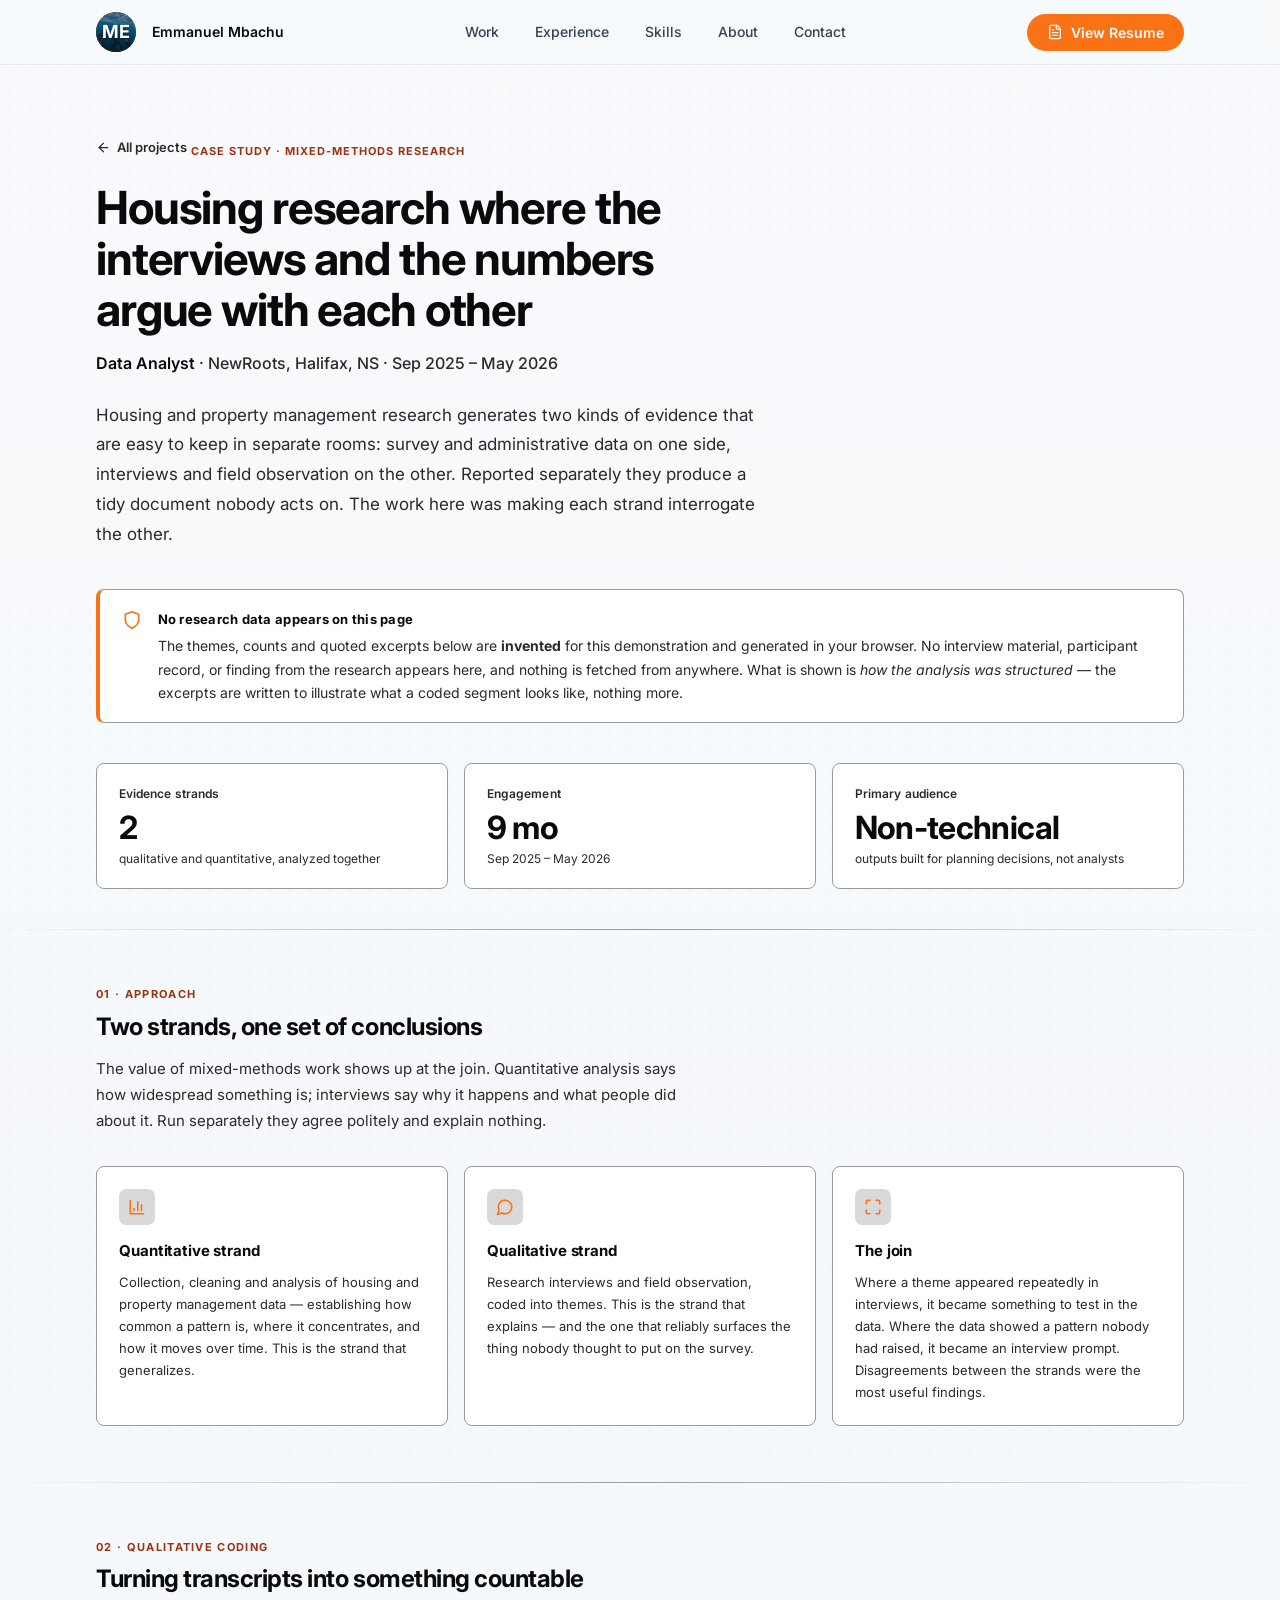
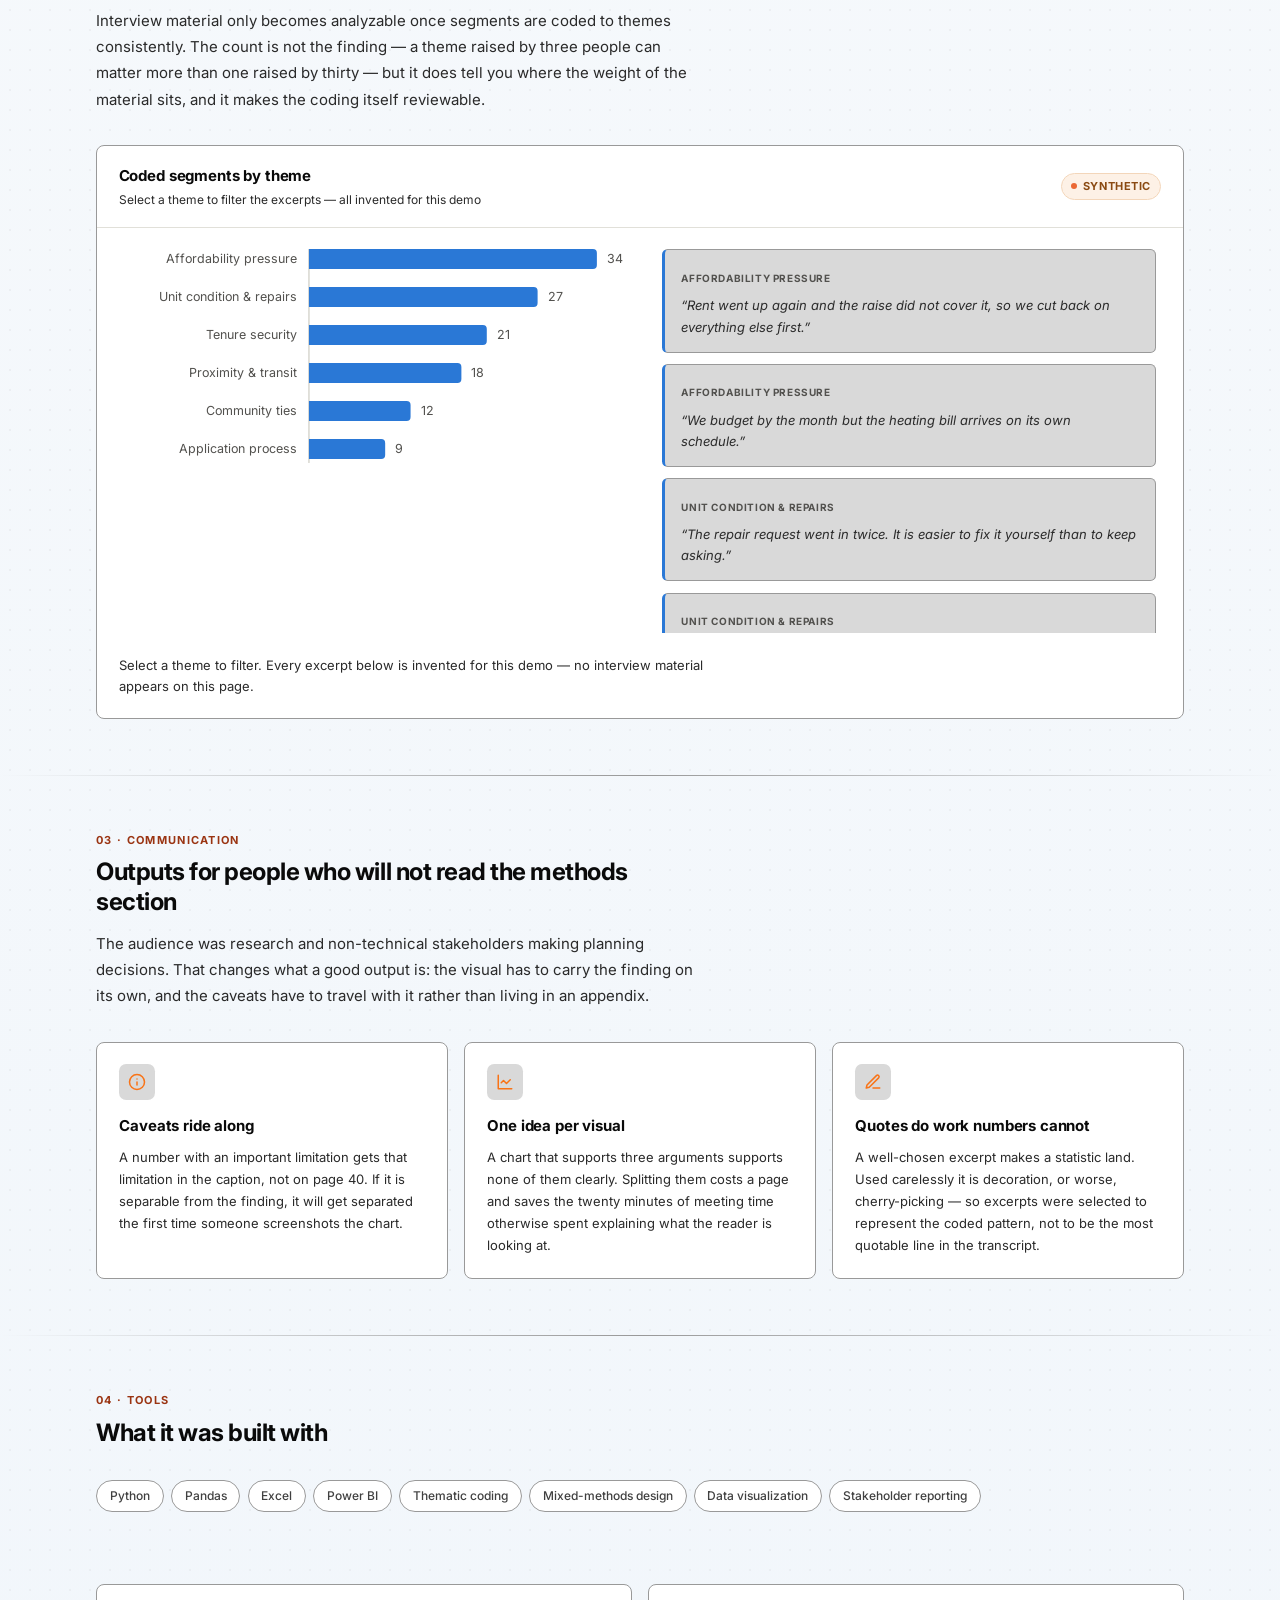
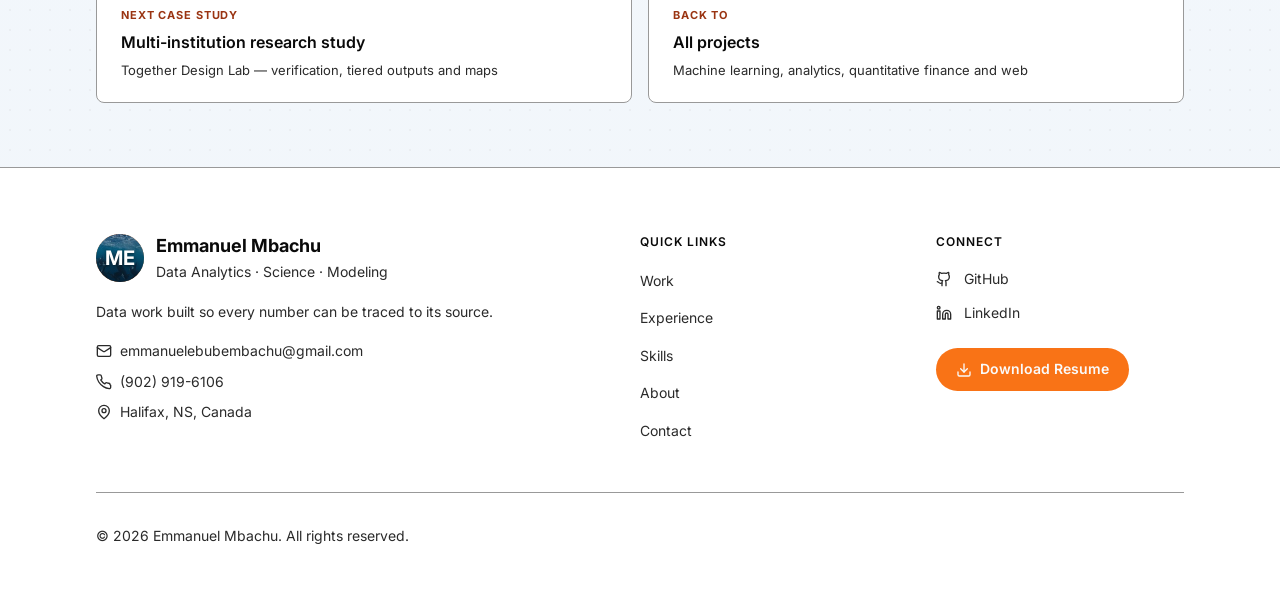
<file: case-newroots.html>
<!DOCTYPE html>
<html lang="en">
<head>
  <meta charset="UTF-8" />
  <meta name="viewport" content="width=device-width, initial-scale=1.0" />
  <meta name="description" content="Case study: housing and property management research at NewRoots — integrating interview evidence with quantitative analysis. Interactive demos running on synthetic data." />
  <meta property="og:title" content="Housing Research Case Study | Emmanuel Mbachu" />
  <meta property="og:description" content="How qualitative coding and quantitative analysis were made to inform each other, and how findings were communicated to non-technical stakeholders." />
  <meta property="og:type" content="article" />
  <title>Housing Research Case Study | Emmanuel Mbachu</title>
  <link rel="preconnect" href="https://fonts.googleapis.com" />
  <link rel="preconnect" href="https://fonts.gstatic.com" crossorigin />
  <link href="https://fonts.googleapis.com/css2?family=Inter:wght@400;500;600;700&display=swap" rel="stylesheet" />
  <link rel="stylesheet" href="css/styles.css?v=20261115b" />
  <link rel="stylesheet" href="css/work.css?v=20261115b" />
  <link rel="stylesheet" href="css/case-study.css?v=20261106d" />
</head>
<body>

  <!-- ============================================================
       HEADER
       ============================================================ -->
  <header class="site-header">
    <div class="container header-inner">
      <a href="index.html" class="logo" aria-label="Home">
        <div class="logo-badge" data-orca-badge>ME</div>
        <span class="logo-name">Emmanuel Mbachu</span>
      </a>


      <nav class="desktop-nav" aria-label="Main navigation">
        <a href="index.html#projects"   class="nav-link">Work</a>
        <a href="index.html#experience" class="nav-link">Experience</a>
        <a href="index.html#skills"     class="nav-link">Skills</a>
        <a href="about.html"            class="nav-link">About</a>
        <a href="index.html#contact"    class="nav-link">Contact</a>
      </nav>

      <div class="header-right">
        <button class="btn btn-orange resume-btn" data-resume-trigger aria-label="View Resume">
          <svg xmlns="http://www.w3.org/2000/svg" width="16" height="16" viewBox="0 0 24 24" fill="none" stroke="currentColor" stroke-width="2" stroke-linecap="round" stroke-linejoin="round"><path d="M15 2H6a2 2 0 0 0-2 2v16a2 2 0 0 0 2 2h12a2 2 0 0 0 2-2V7Z"/><path d="M14 2v4a2 2 0 0 0 2 2h4"/><path d="M10 9H8"/><path d="M16 13H8"/><path d="M16 17H8"/></svg>
          View Resume
        </button>

        <button id="hamburger-btn" class="hamburger-btn" aria-label="Open menu">
          <span id="hamburger-icon">
            <svg xmlns="http://www.w3.org/2000/svg" width="20" height="20" viewBox="0 0 24 24" fill="none" stroke="currentColor" stroke-width="2" stroke-linecap="round" stroke-linejoin="round"><line x1="4" x2="20" y1="12" y2="12"/><line x1="4" x2="20" y1="6" y2="6"/><line x1="4" x2="20" y1="18" y2="18"/></svg>
          </span>
        </button>
      </div>
    </div>

    <nav id="mobile-nav" class="mobile-nav" aria-label="Mobile navigation">
      <div class="mobile-nav-inner">
        <a href="index.html#projects"   class="mobile-nav-link">Work</a>
        <a href="index.html#experience" class="mobile-nav-link">Experience</a>
        <a href="index.html#skills"     class="mobile-nav-link">Skills</a>
        <a href="about.html" class="mobile-nav-link">About</a>
        <a href="index.html#contact"    class="mobile-nav-link">Contact</a>
        <button class="mobile-resume-btn" data-resume-trigger>
          <svg xmlns="http://www.w3.org/2000/svg" width="16" height="16" viewBox="0 0 24 24" fill="none" stroke="currentColor" stroke-width="2" stroke-linecap="round" stroke-linejoin="round"><path d="M15 2H6a2 2 0 0 0-2 2v16a2 2 0 0 0 2 2h12a2 2 0 0 0 2-2V7Z"/><path d="M14 2v4a2 2 0 0 0 2 2h4"/><path d="M10 9H8"/><path d="M16 13H8"/><path d="M16 17H8"/></svg>
          View Resume
        </button>
      </div>
    </nav>
  </header>

  <main>
    <!-- ============================================================
         HERO
         ============================================================ -->
    <div class="container">
      <section class="case-hero animate-fade-in-up">
        <a href="index.html#projects" class="case-back">
          <svg xmlns="http://www.w3.org/2000/svg" width="15" height="15" viewBox="0 0 24 24" fill="none" stroke="currentColor" stroke-width="2" stroke-linecap="round" stroke-linejoin="round"><path d="m12 19-7-7 7-7"/><path d="M19 12H5"/></svg>
          All projects
        </a>

        <p class="case-eyebrow">Case study &middot; Mixed-methods research</p>
        <h1 class="case-title">Housing research where the interviews and the numbers argue with each other</h1>
        <p class="case-role">
          <strong>Data Analyst</strong> &middot; NewRoots, Halifax, NS &middot; Sep 2025 &ndash; May 2026
        </p>

        <p class="case-lede">
          Housing and property management research generates two kinds of evidence that are easy to
          keep in separate rooms: survey and administrative data on one side, interviews and field
          observation on the other. Reported separately they produce a tidy document nobody acts on.
          The work here was making each strand interrogate the other.
        </p>

        <div class="provenance">
          <span class="provenance-icon" aria-hidden="true">
            <svg xmlns="http://www.w3.org/2000/svg" width="20" height="20" viewBox="0 0 24 24" fill="none" stroke="currentColor" stroke-width="2" stroke-linecap="round" stroke-linejoin="round"><path d="M12 22s8-4 8-10V5l-8-3-8 3v7c0 6 8 10 8 10z"/></svg>
          </span>
          <div>
            <p class="provenance-title">No research data appears on this page</p>
            <p class="provenance-text">
              The themes, counts and quoted excerpts below are <strong>invented</strong> for this
              demonstration and generated in your browser. No interview material, participant
              record, or finding from the research appears here, and nothing is fetched from
              anywhere. What is shown is <em>how the analysis was structured</em> &mdash; the excerpts
              are written to illustrate what a coded segment looks like, nothing more.
            </p>
          </div>
        </div>

        <div class="stat-row">
          <div class="stat-tile">
            <p class="stat-label">Evidence strands</p>
            <p class="stat-value"><span data-count-to="2">2</span></p>
            <p class="stat-foot">qualitative and quantitative, analyzed together</p>
          </div>
          <div class="stat-tile">
            <p class="stat-label">Engagement</p>
            <p class="stat-value">9 mo</p>
            <p class="stat-foot">Sep 2025 &ndash; May 2026</p>
          </div>
          <div class="stat-tile">
            <p class="stat-label">Primary audience</p>
            <p class="stat-value">Non-technical</p>
            <p class="stat-foot">outputs built for planning decisions, not analysts</p>
          </div>
        </div>
      </section>
    </div>

    <div class="divider"></div>

    <!-- ============================================================
         01 — MIXED METHODS
         ============================================================ -->
    <div class="container">
      <section class="case-section reveal" id="approach">
        <div class="case-section-head">
          <p class="case-section-num">01 &middot; Approach</p>
          <h2 class="case-section-title">Two strands, one set of conclusions</h2>
          <p class="case-section-text">
            The value of mixed-methods work shows up at the join. Quantitative analysis says how
            widespread something is; interviews say why it happens and what people did about it.
            Run separately they agree politely and explain nothing.
          </p>
        </div>

        <div class="method-grid">
          <div class="method-card">
            <div class="method-icon" aria-hidden="true">
              <svg xmlns="http://www.w3.org/2000/svg" width="18" height="18" viewBox="0 0 24 24" fill="none" stroke="currentColor" stroke-width="2" stroke-linecap="round" stroke-linejoin="round"><path d="M3 3v18h18"/><path d="M18 17V9"/><path d="M13 17V5"/><path d="M8 17v-3"/></svg>
            </div>
            <h3 class="method-title">Quantitative strand</h3>
            <p class="method-text">
              Collection, cleaning and analysis of housing and property management data &mdash;
              establishing how common a pattern is, where it concentrates, and how it moves over
              time. This is the strand that generalizes.
            </p>
          </div>
          <div class="method-card">
            <div class="method-icon" aria-hidden="true">
              <svg xmlns="http://www.w3.org/2000/svg" width="18" height="18" viewBox="0 0 24 24" fill="none" stroke="currentColor" stroke-width="2" stroke-linecap="round" stroke-linejoin="round"><path d="M7.9 20A9 9 0 1 0 4 16.1L2 22z"/></svg>
            </div>
            <h3 class="method-title">Qualitative strand</h3>
            <p class="method-text">
              Research interviews and field observation, coded into themes. This is the strand that
              explains &mdash; and the one that reliably surfaces the thing nobody thought to put on
              the survey.
            </p>
          </div>
          <div class="method-card">
            <div class="method-icon" aria-hidden="true">
              <svg xmlns="http://www.w3.org/2000/svg" width="18" height="18" viewBox="0 0 24 24" fill="none" stroke="currentColor" stroke-width="2" stroke-linecap="round" stroke-linejoin="round"><path d="M8 3H5a2 2 0 0 0-2 2v3"/><path d="M21 8V5a2 2 0 0 0-2-2h-3"/><path d="M3 16v3a2 2 0 0 0 2 2h3"/><path d="M16 21h3a2 2 0 0 0 2-2v-3"/></svg>
            </div>
            <h3 class="method-title">The join</h3>
            <p class="method-text">
              Where a theme appeared repeatedly in interviews, it became something to test in the
              data. Where the data showed a pattern nobody had raised, it became an interview
              prompt. Disagreements between the strands were the most useful findings.
            </p>
          </div>
        </div>
      </section>
    </div>

    <div class="divider"></div>

    <!-- ============================================================
         02 — CODING DEMO
         ============================================================ -->
    <div class="container">
      <section class="case-section reveal" id="coding">
        <div class="case-section-head">
          <p class="case-section-num">02 &middot; Qualitative coding</p>
          <h2 class="case-section-title">Turning transcripts into something countable</h2>
          <p class="case-section-text">
            Interview material only becomes analyzable once segments are coded to themes
            consistently. The count is not the finding &mdash; a theme raised by three people can matter
            more than one raised by thirty &mdash; but it does tell you where the weight of the
            material sits, and it makes the coding itself reviewable.
          </p>
        </div>

        <div class="viz-card">
          <div class="viz-head">
            <div>
              <p class="viz-title">Coded segments by theme</p>
              <p class="viz-sub">Select a theme to filter the excerpts &mdash; all invented for this demo</p>
            </div>
            <div class="viz-head-right">
              <span class="synth-badge">Synthetic</span>
            </div>
          </div>
          <div class="viz-body">
            <div class="theme-layout">
              <div id="theme-chart"></div>
              <ul class="excerpt-list" id="theme-excerpts"></ul>
            </div>
          </div>
          <div class="viz-foot">
            <p class="viz-note" id="theme-note"></p>
          </div>
        </div>
      </section>
    </div>

    <div class="divider"></div>

    <!-- ============================================================
         03 — COMMUNICATION
         ============================================================ -->
    <div class="container">
      <section class="case-section reveal" id="communication">
        <div class="case-section-head">
          <p class="case-section-num">03 &middot; Communication</p>
          <h2 class="case-section-title">Outputs for people who will not read the methods section</h2>
          <p class="case-section-text">
            The audience was research and non-technical stakeholders making planning decisions.
            That changes what a good output is: the visual has to carry the finding on its own,
            and the caveats have to travel with it rather than living in an appendix.
          </p>
        </div>

        <div class="method-grid">
          <div class="method-card">
            <div class="method-icon" aria-hidden="true">
              <svg xmlns="http://www.w3.org/2000/svg" width="18" height="18" viewBox="0 0 24 24" fill="none" stroke="currentColor" stroke-width="2" stroke-linecap="round" stroke-linejoin="round"><circle cx="12" cy="12" r="10"/><path d="M12 16v-4"/><path d="M12 8h.01"/></svg>
            </div>
            <h3 class="method-title">Caveats ride along</h3>
            <p class="method-text">
              A number with an important limitation gets that limitation in the caption, not on
              page 40. If it is separable from the finding, it will get separated the first time
              someone screenshots the chart.
            </p>
          </div>
          <div class="method-card">
            <div class="method-icon" aria-hidden="true">
              <svg xmlns="http://www.w3.org/2000/svg" width="18" height="18" viewBox="0 0 24 24" fill="none" stroke="currentColor" stroke-width="2" stroke-linecap="round" stroke-linejoin="round"><path d="M3 3v18h18"/><path d="m19 9-5 5-4-4-3 3"/></svg>
            </div>
            <h3 class="method-title">One idea per visual</h3>
            <p class="method-text">
              A chart that supports three arguments supports none of them clearly. Splitting them
              costs a page and saves the twenty minutes of meeting time otherwise spent explaining
              what the reader is looking at.
            </p>
          </div>
          <div class="method-card">
            <div class="method-icon" aria-hidden="true">
              <svg xmlns="http://www.w3.org/2000/svg" width="18" height="18" viewBox="0 0 24 24" fill="none" stroke="currentColor" stroke-width="2" stroke-linecap="round" stroke-linejoin="round"><path d="M12 20h9"/><path d="M16.5 3.5a2.12 2.12 0 0 1 3 3L7 19l-4 1 1-4Z"/></svg>
            </div>
            <h3 class="method-title">Quotes do work numbers cannot</h3>
            <p class="method-text">
              A well-chosen excerpt makes a statistic land. Used carelessly it is decoration, or
              worse, cherry-picking &mdash; so excerpts were selected to represent the coded pattern,
              not to be the most quotable line in the transcript.
            </p>
          </div>
        </div>
      </section>
    </div>

    <div class="divider"></div>

    <!-- ============================================================
         04 — STACK
         ============================================================ -->
    <div class="container">
      <section class="case-section reveal" id="stack">
        <div class="case-section-head">
          <p class="case-section-num">04 &middot; Tools</p>
          <h2 class="case-section-title">What it was built with</h2>
        </div>

        <div class="stack-chips">
          <span class="stack-chip">Python</span>
          <span class="stack-chip">Pandas</span>
          <span class="stack-chip">Excel</span>
          <span class="stack-chip">Power BI</span>
          <span class="stack-chip">Thematic coding</span>
          <span class="stack-chip">Mixed-methods design</span>
          <span class="stack-chip">Data visualization</span>
          <span class="stack-chip">Stakeholder reporting</span>
        </div>
      </section>
    </div>

    <div class="container">
      <div class="case-nav">
        <a href="case-tmu.html" class="case-nav-card">
          <p class="case-nav-label">Next case study</p>
          <p class="case-nav-title">Multi-institution research study</p>
          <p class="case-nav-sub">Together Design Lab &mdash; verification, tiered outputs and maps</p>
        </a>
        <a href="index.html#projects" class="case-nav-card">
          <p class="case-nav-label">Back to</p>
          <p class="case-nav-title">All projects</p>
          <p class="case-nav-sub">Machine learning, analytics, quantitative finance and web</p>
        </a>
      </div>
    </div>
  </main>

  <!-- ============================================================
       FOOTER
       ============================================================ -->
  <footer class="site-footer">
    <div class="container footer-inner">
      <div class="footer-grid">
        <div class="footer-brand">
          <a href="index.html" class="footer-logo">
            <div class="footer-logo-badge" data-orca-badge>ME</div>
            <div>
              <p class="footer-logo-name">Emmanuel Mbachu</p>
              <p class="footer-logo-title">Data Analytics &middot; Science &middot; Modeling</p>
            </div>
          </a>
          <p class="footer-tagline">Data work built so every number can be traced to its source.</p>
          <div class="footer-contact-list">
            <a href="mailto:emmanuelebubembachu@gmail.com" class="footer-contact-item">
              <svg xmlns="http://www.w3.org/2000/svg" width="16" height="16" viewBox="0 0 24 24" fill="none" stroke="currentColor" stroke-width="2" stroke-linecap="round" stroke-linejoin="round"><rect width="20" height="16" x="2" y="4" rx="2"/><path d="m22 7-8.97 5.7a1.94 1.94 0 0 1-2.06 0L2 7"/></svg>
              emmanuelebubembachu@gmail.com
            </a>
            <a href="tel:+19029196106" class="footer-contact-item">
              <svg xmlns="http://www.w3.org/2000/svg" width="16" height="16" viewBox="0 0 24 24" fill="none" stroke="currentColor" stroke-width="2" stroke-linecap="round" stroke-linejoin="round"><path d="M22 16.92v3a2 2 0 0 1-2.18 2 19.79 19.79 0 0 1-8.63-3.07A19.5 19.5 0 0 1 4.15 12 19.79 19.79 0 0 1 1.07 3.4 2 2 0 0 1 3.05 1.25h3a2 2 0 0 1 2 1.72 12.84 12.84 0 0 0 .7 2.81 2 2 0 0 1-.45 2.11L7.09 8.91a16 16 0 0 0 6 6l1.27-1.27a2 2 0 0 1 2.11-.45 12.84 12.84 0 0 0 2.81.7A2 2 0 0 1 21 16z"/></svg>
              (902) 919-6106
            </a>
            <span class="footer-contact-item" style="cursor:default;">
              <svg xmlns="http://www.w3.org/2000/svg" width="16" height="16" viewBox="0 0 24 24" fill="none" stroke="currentColor" stroke-width="2" stroke-linecap="round" stroke-linejoin="round"><path d="M20 10c0 6-8 12-8 12s-8-6-8-12a8 8 0 0 1 16 0Z"/><circle cx="12" cy="10" r="3"/></svg>
              Halifax, NS, Canada
            </span>
          </div>
        </div>

        <div>
          <h3 class="footer-col-title">Quick Links</h3>
          <ul class="footer-links">
            <li><a href="index.html#projects"   class="footer-link">Work</a></li>
            <li><a href="index.html#experience" class="footer-link">Experience</a></li>
            <li><a href="index.html#skills"     class="footer-link">Skills</a></li>
            <li><a href="about.html" class="footer-link">About</a></li>
            <li><a href="index.html#contact"    class="footer-link">Contact</a></li>
          </ul>
        </div>

        <div>
          <h3 class="footer-col-title">Connect</h3>
          <div class="footer-social">
            <a href="https://github.com/emmanuelebube13" target="_blank" rel="noopener noreferrer" class="footer-social-link">
              <svg xmlns="http://www.w3.org/2000/svg" width="16" height="16" viewBox="0 0 24 24" fill="none" stroke="currentColor" stroke-width="2" stroke-linecap="round" stroke-linejoin="round"><path d="M15 22v-4a4.8 4.8 0 0 0-1-3.5c3 0 6-2 6-5.5.08-1.25-.27-2.48-1-3.5.28-1.15.28-2.35 0-3.5 0 0-1 0-3 1.5-2.64-.5-5.36-.5-8 0C6 2 5 2 5 2c-.3 1.15-.3 2.35 0 3.5A5.403 5.403 0 0 0 4 9c0 3.5 3 5.5 6 5.5-.39.49-.68 1.05-.85 1.65-.17.6-.22 1.23-.15 1.85v4"/><path d="M9 18c-4.51 2-5-2-7-2"/></svg>
              GitHub
            </a>
            <a href="https://linkedin.com/in/emmanuelmbachu/" target="_blank" rel="noopener noreferrer" class="footer-social-link">
              <svg xmlns="http://www.w3.org/2000/svg" width="16" height="16" viewBox="0 0 24 24" fill="none" stroke="currentColor" stroke-width="2" stroke-linecap="round" stroke-linejoin="round"><path d="M16 8a6 6 0 0 1 6 6v7h-4v-7a2 2 0 0 0-2-2 2 2 0 0 0-2 2v7h-4v-7a6 6 0 0 1 6-6z"/><rect width="4" height="12" x="2" y="9"/><circle cx="4" cy="4" r="2"/></svg>
              LinkedIn
            </a>
          </div>
          <a href="resume.pdf" download="Mbachu_Emmanuel_Resume.pdf" class="footer-resume-btn">
            <svg xmlns="http://www.w3.org/2000/svg" width="16" height="16" viewBox="0 0 24 24" fill="none" stroke="currentColor" stroke-width="2" stroke-linecap="round" stroke-linejoin="round"><path d="M21 15v4a2 2 0 0 1-2 2H5a2 2 0 0 1-2-2v-4"/><polyline points="7 10 12 15 17 10"/><line x1="12" x2="12" y1="15" y2="3"/></svg>
            Download Resume
          </a>
        </div>
      </div>

      <div class="footer-bottom">
        <p class="footer-copy">&copy; <span id="copyright-year"></span> Emmanuel Mbachu. All rights reserved.</p>
      </div>
    </div>
  </footer>

  <!-- ============================================================
       RESUME MODAL
       ============================================================ -->
  <div id="resume-modal-overlay" class="modal-overlay" role="dialog" aria-modal="true" aria-labelledby="resume-modal-title">
    <div class="modal">
      <div class="modal-header">
        <h2 class="modal-title" id="resume-modal-title">Resume - Emmanuel Mbachu</h2>
        <div class="modal-header-actions">
          <a href="resume.pdf" target="_blank" rel="noopener noreferrer" class="modal-action-btn">
            <svg xmlns="http://www.w3.org/2000/svg" width="14" height="14" viewBox="0 0 24 24" fill="none" stroke="currentColor" stroke-width="2" stroke-linecap="round" stroke-linejoin="round"><path d="M15 3h6v6"/><path d="M10 14 21 3"/><path d="M18 13v6a2 2 0 0 1-2 2H5a2 2 0 0 1-2-2V8a2 2 0 0 1 2-2h6"/></svg>
            Open in New Tab
          </a>
          <a href="resume.pdf" download="Mbachu_Emmanuel_Resume.pdf" class="modal-action-dl">
            <svg xmlns="http://www.w3.org/2000/svg" width="14" height="14" viewBox="0 0 24 24" fill="none" stroke="currentColor" stroke-width="2" stroke-linecap="round" stroke-linejoin="round"><path d="M21 15v4a2 2 0 0 1-2 2H5a2 2 0 0 1-2-2v-4"/><polyline points="7 10 12 15 17 10"/><line x1="12" x2="12" y1="15" y2="3"/></svg>
            Download
          </a>
          <button id="resume-modal-close" class="modal-close-btn" aria-label="Close resume modal">
            <svg xmlns="http://www.w3.org/2000/svg" width="20" height="20" viewBox="0 0 24 24" fill="none" stroke="currentColor" stroke-width="2" stroke-linecap="round" stroke-linejoin="round"><path d="M18 6 6 18"/><path d="m6 6 12 12"/></svg>
          </button>
        </div>
      </div>
      <div class="modal-body">
        <iframe src="resume.pdf" title="Resume - Emmanuel Mbachu" class="modal-iframe"></iframe>
      </div>
    </div>
  </div>

  <script src="js/main.js?v=20261115b"></script>
  <script src="js/case-studies.js?v=20261106d"></script>
</body>
</html>
</file>
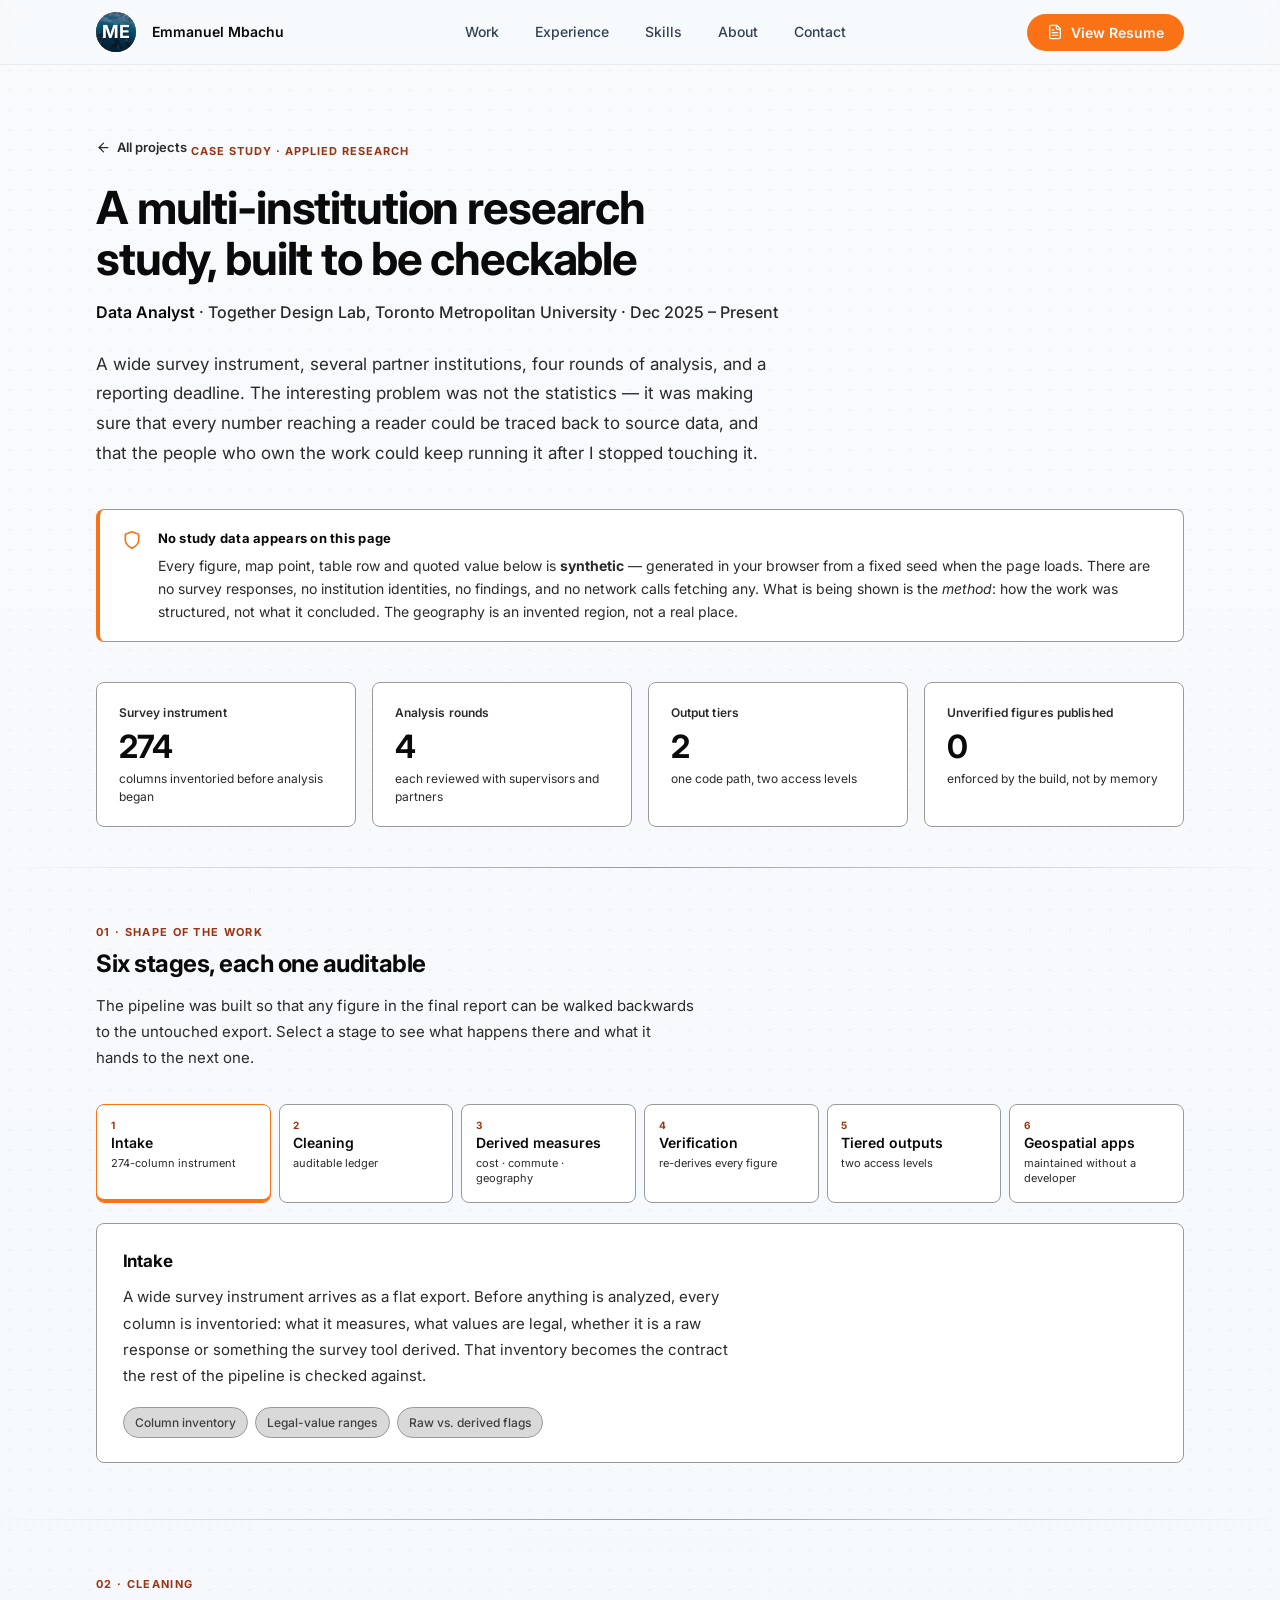
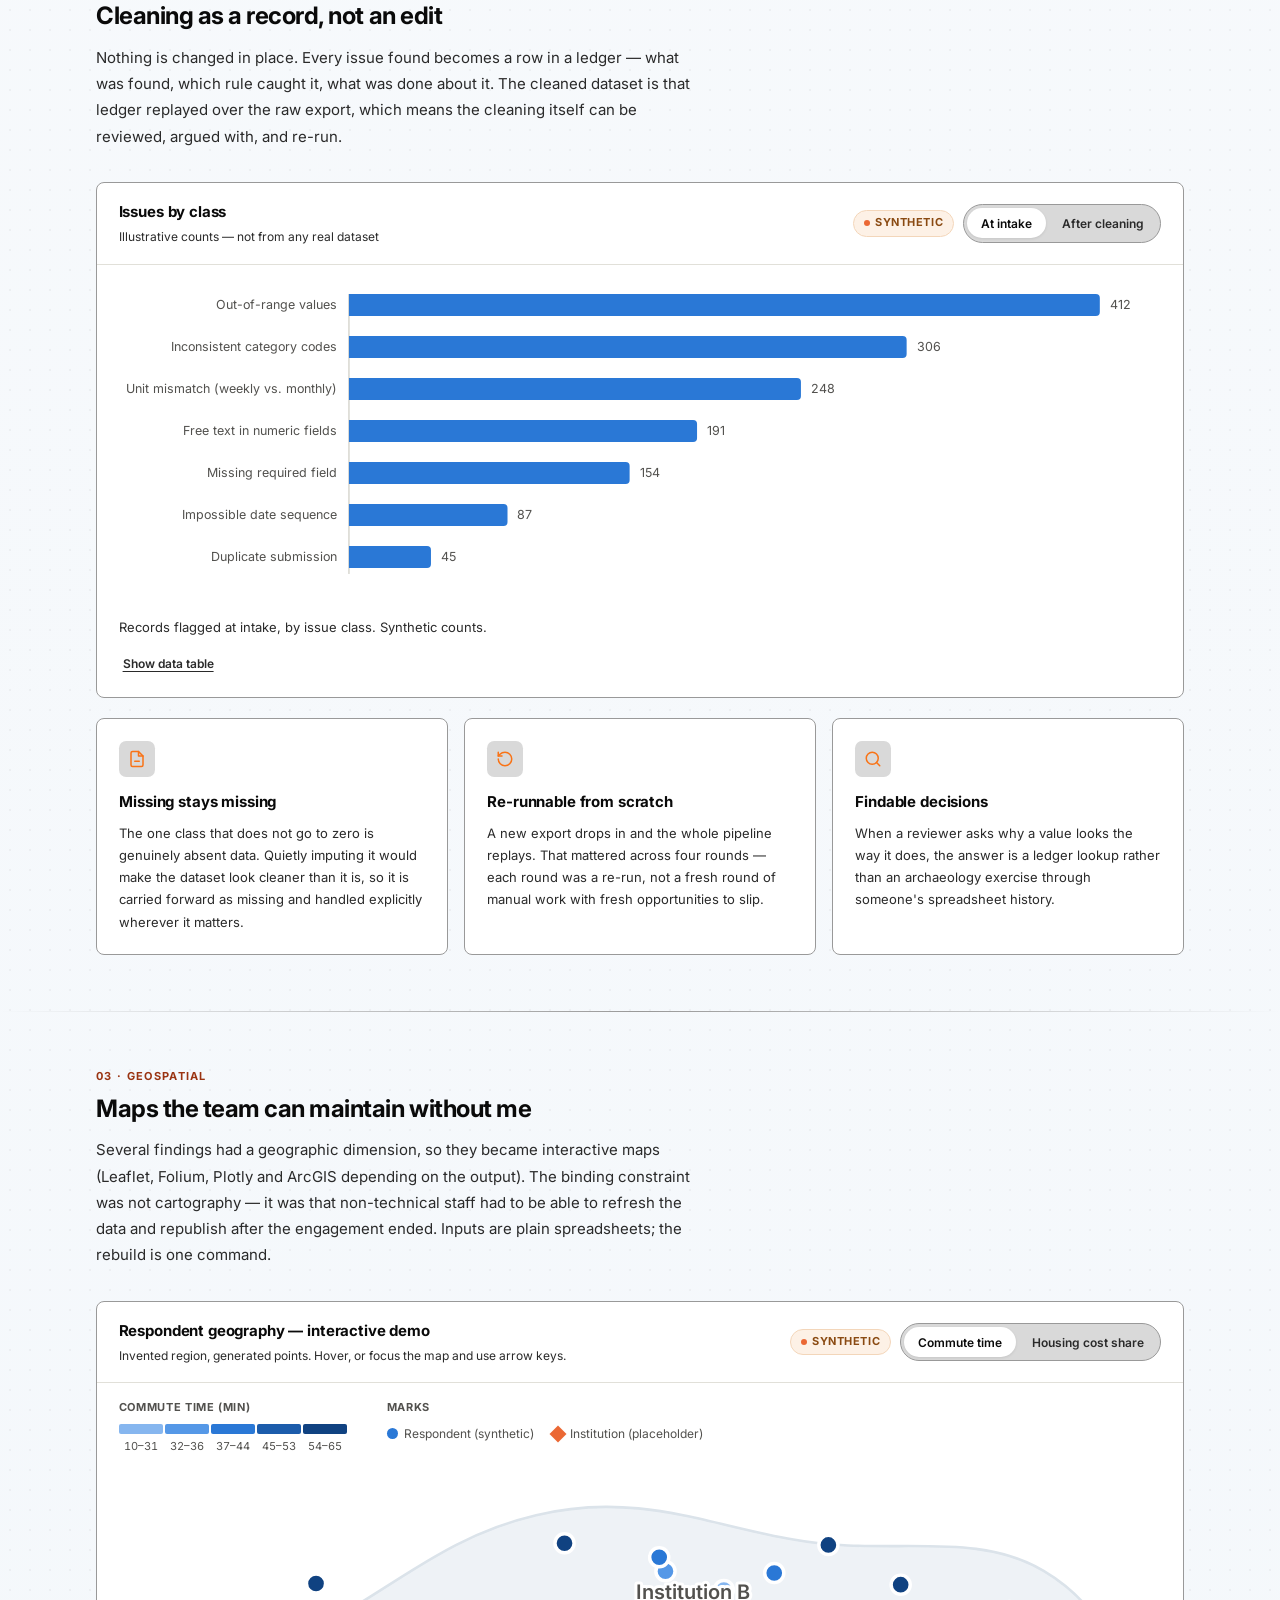
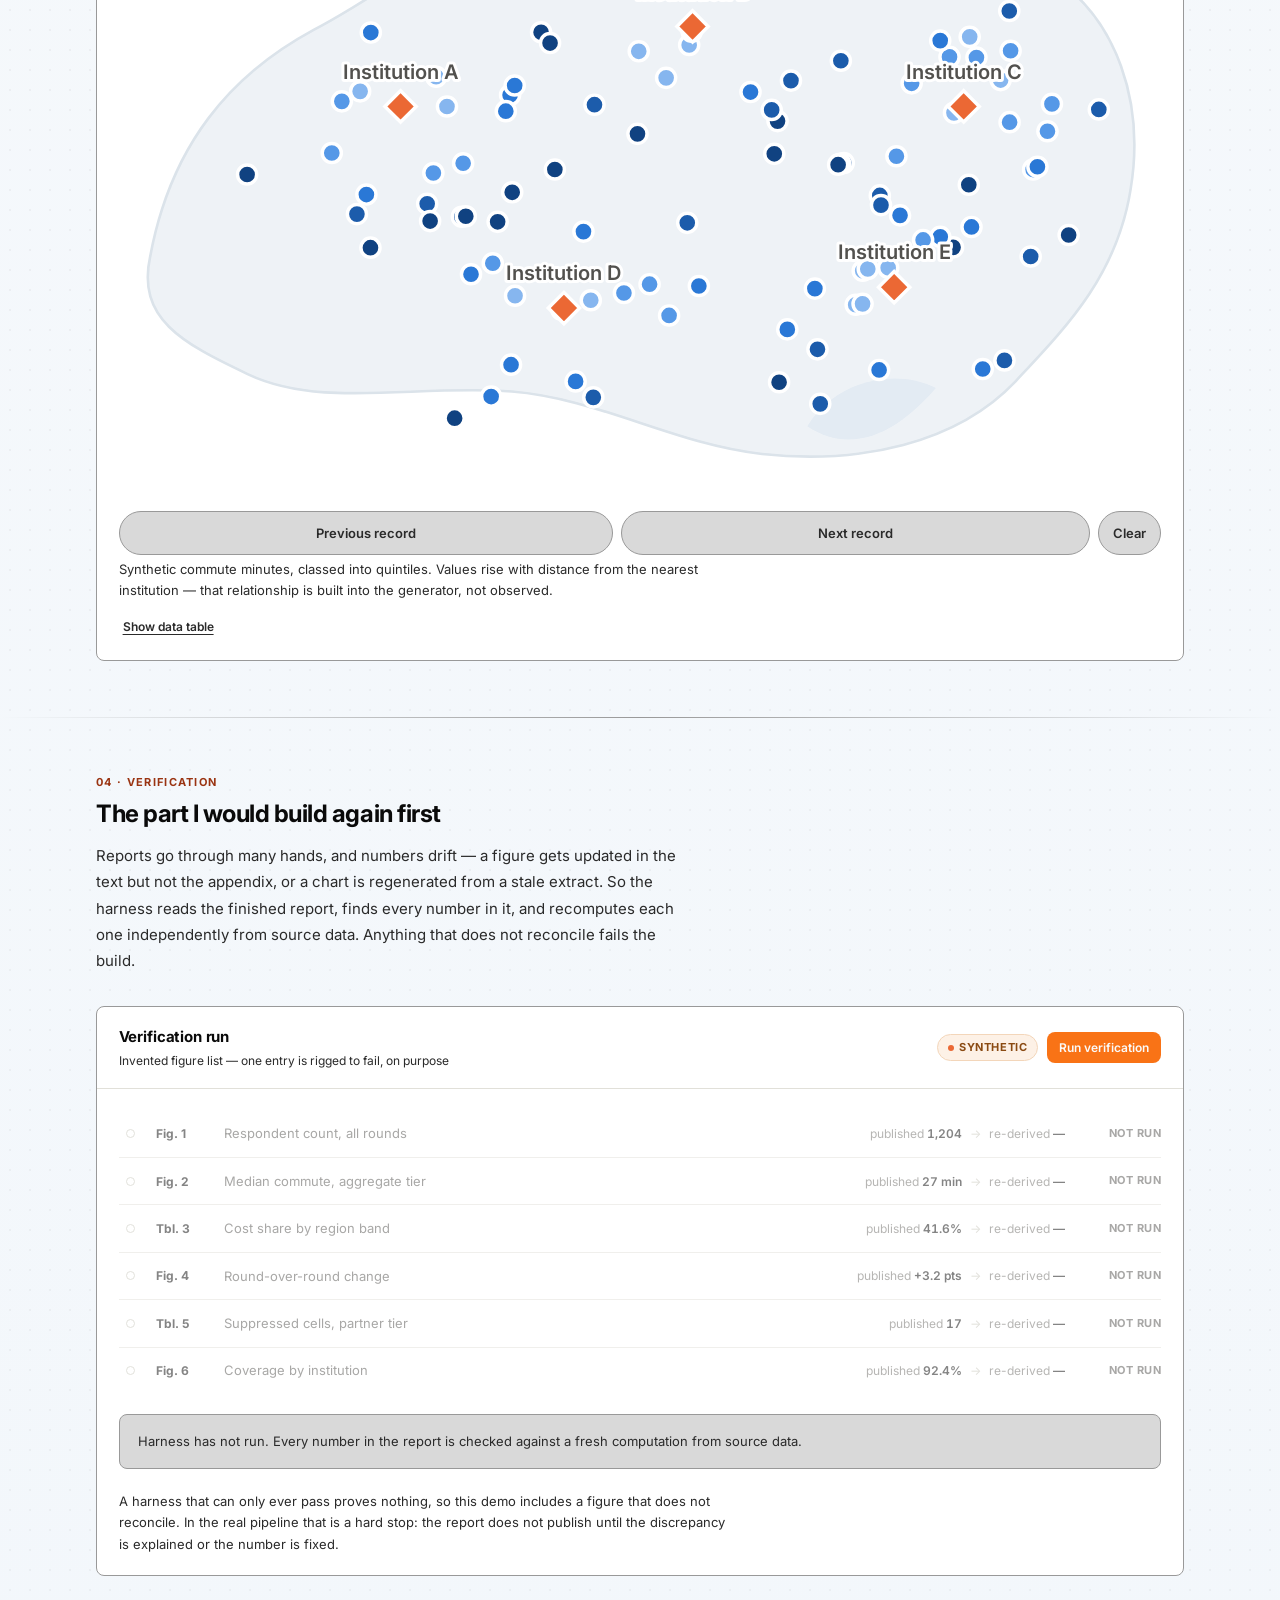
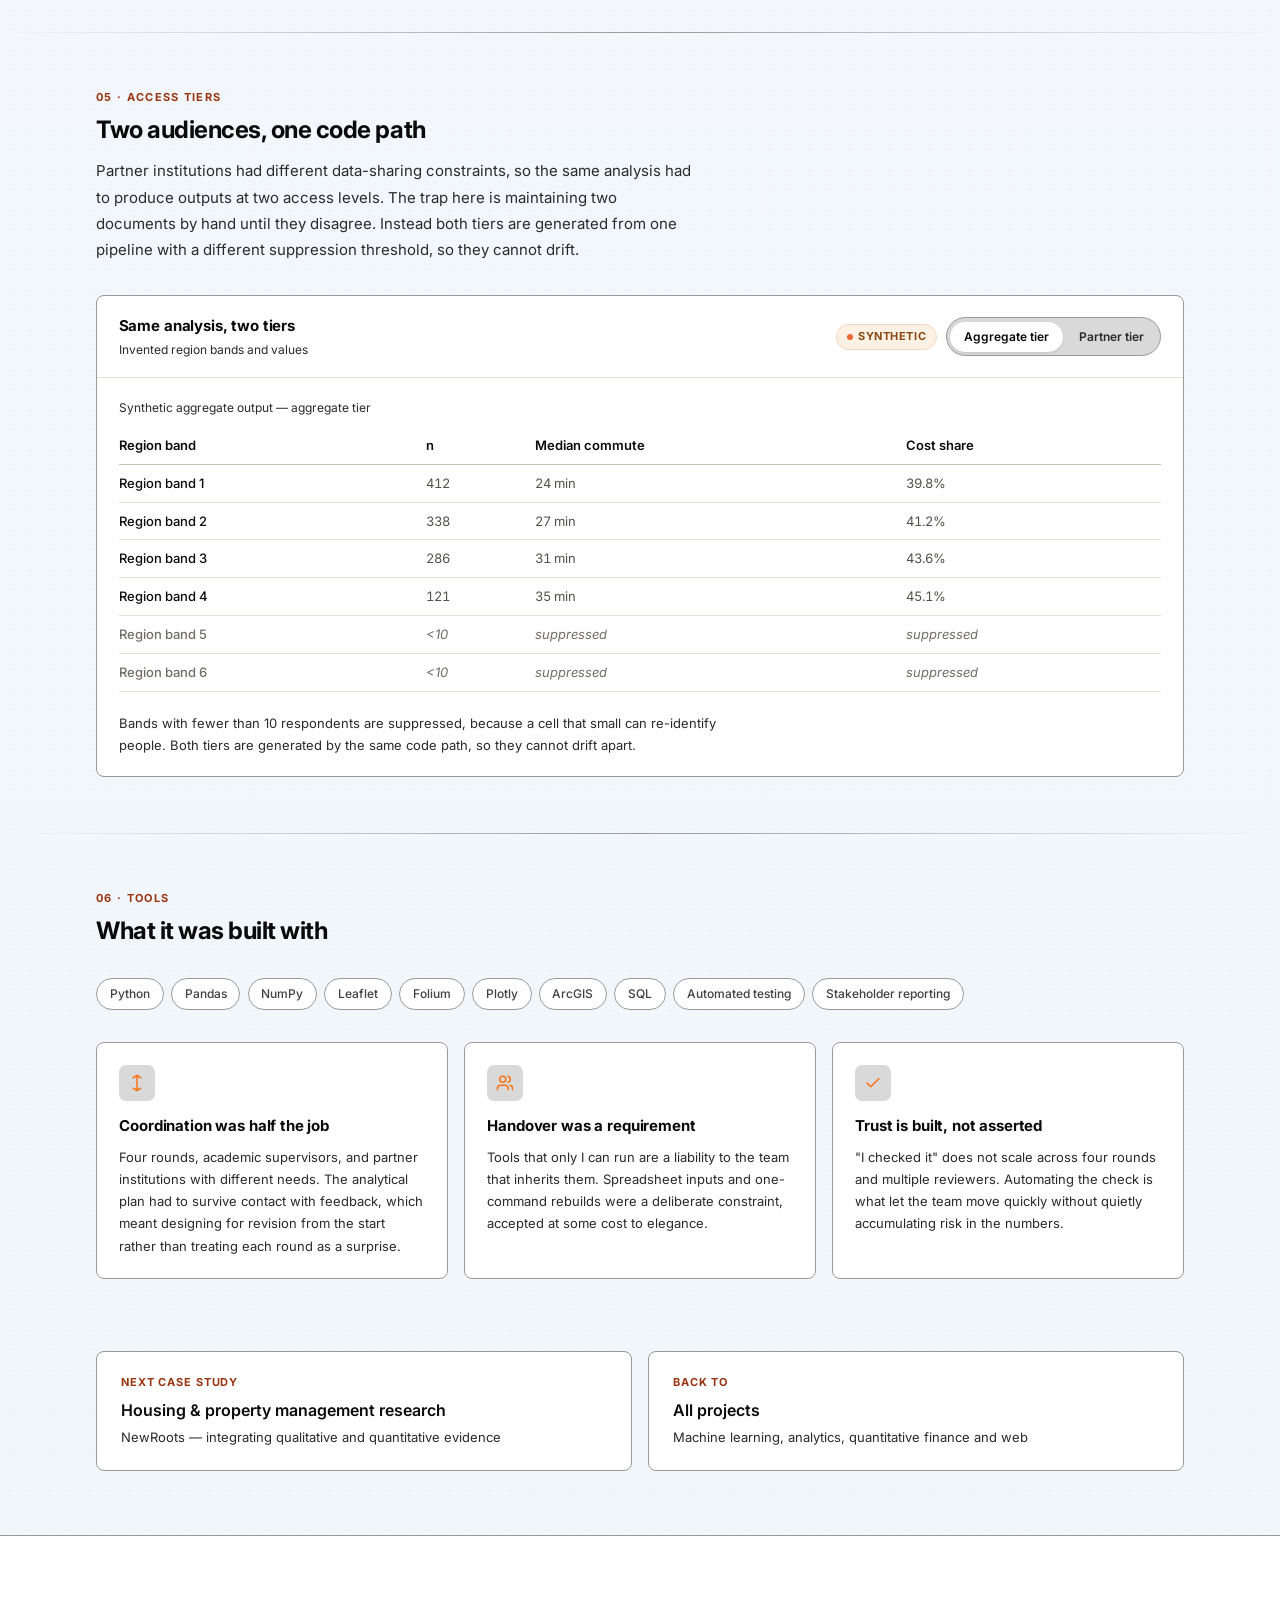
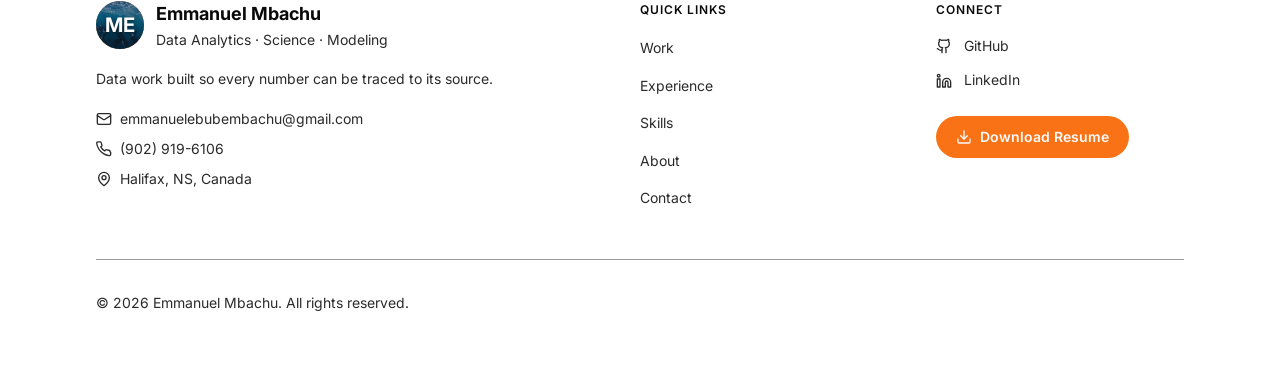
<file: case-tmu.html>
<!DOCTYPE html>
<html lang="en">
<head>
  <meta charset="UTF-8" />
  <meta name="viewport" content="width=device-width, initial-scale=1.0" />
  <meta name="description" content="Case study: how a multi-institution research study was cleaned, analyzed, verified and mapped. Method walkthrough with interactive demos running on synthetic data." />
  <meta property="og:title" content="Multi-Institution Research Study | Emmanuel Mbachu" />
  <meta property="og:description" content="A method walkthrough — reproducible cleaning, automated figure verification, tiered outputs and geospatial apps. All demos run on synthetic data." />
  <meta property="og:type" content="article" />
  <title>Research Study Case Study | Emmanuel Mbachu</title>
  <link rel="preconnect" href="https://fonts.googleapis.com" />
  <link rel="preconnect" href="https://fonts.gstatic.com" crossorigin />
  <link href="https://fonts.googleapis.com/css2?family=Inter:wght@400;500;600;700&display=swap" rel="stylesheet" />
  <link rel="stylesheet" href="css/styles.css?v=20261115b" />
  <link rel="stylesheet" href="css/work.css?v=20261115b" />
  <link rel="stylesheet" href="css/case-study.css?v=20261106d" />
</head>
<body>

  <!-- ============================================================
       HEADER
       ============================================================ -->
  <header class="site-header">
    <div class="container header-inner">
      <a href="index.html" class="logo" aria-label="Home">
        <div class="logo-badge" data-orca-badge>ME</div>
        <span class="logo-name">Emmanuel Mbachu</span>
      </a>


      <nav class="desktop-nav" aria-label="Main navigation">
        <a href="index.html#projects"   class="nav-link">Work</a>
        <a href="index.html#experience" class="nav-link">Experience</a>
        <a href="index.html#skills"     class="nav-link">Skills</a>
        <a href="about.html"            class="nav-link">About</a>
        <a href="index.html#contact"    class="nav-link">Contact</a>
      </nav>

      <div class="header-right">
        <button class="btn btn-orange resume-btn" data-resume-trigger aria-label="View Resume">
          <svg xmlns="http://www.w3.org/2000/svg" width="16" height="16" viewBox="0 0 24 24" fill="none" stroke="currentColor" stroke-width="2" stroke-linecap="round" stroke-linejoin="round"><path d="M15 2H6a2 2 0 0 0-2 2v16a2 2 0 0 0 2 2h12a2 2 0 0 0 2-2V7Z"/><path d="M14 2v4a2 2 0 0 0 2 2h4"/><path d="M10 9H8"/><path d="M16 13H8"/><path d="M16 17H8"/></svg>
          View Resume
        </button>

        <button id="hamburger-btn" class="hamburger-btn" aria-label="Open menu">
          <span id="hamburger-icon">
            <svg xmlns="http://www.w3.org/2000/svg" width="20" height="20" viewBox="0 0 24 24" fill="none" stroke="currentColor" stroke-width="2" stroke-linecap="round" stroke-linejoin="round"><line x1="4" x2="20" y1="12" y2="12"/><line x1="4" x2="20" y1="6" y2="6"/><line x1="4" x2="20" y1="18" y2="18"/></svg>
          </span>
        </button>
      </div>
    </div>

    <nav id="mobile-nav" class="mobile-nav" aria-label="Mobile navigation">
      <div class="mobile-nav-inner">
        <a href="index.html#projects"   class="mobile-nav-link">Work</a>
        <a href="index.html#experience" class="mobile-nav-link">Experience</a>
        <a href="index.html#skills"     class="mobile-nav-link">Skills</a>
        <a href="about.html" class="mobile-nav-link">About</a>
        <a href="index.html#contact"    class="mobile-nav-link">Contact</a>
        <button class="mobile-resume-btn" data-resume-trigger>
          <svg xmlns="http://www.w3.org/2000/svg" width="16" height="16" viewBox="0 0 24 24" fill="none" stroke="currentColor" stroke-width="2" stroke-linecap="round" stroke-linejoin="round"><path d="M15 2H6a2 2 0 0 0-2 2v16a2 2 0 0 0 2 2h12a2 2 0 0 0 2-2V7Z"/><path d="M14 2v4a2 2 0 0 0 2 2h4"/><path d="M10 9H8"/><path d="M16 13H8"/><path d="M16 17H8"/></svg>
          View Resume
        </button>
      </div>
    </nav>
  </header>

  <main>
    <!-- ============================================================
         HERO
         ============================================================ -->
    <div class="container">
      <section class="case-hero animate-fade-in-up">
        <a href="index.html#projects" class="case-back">
          <svg xmlns="http://www.w3.org/2000/svg" width="15" height="15" viewBox="0 0 24 24" fill="none" stroke="currentColor" stroke-width="2" stroke-linecap="round" stroke-linejoin="round"><path d="m12 19-7-7 7-7"/><path d="M19 12H5"/></svg>
          All projects
        </a>

        <p class="case-eyebrow">Case study &middot; Applied research</p>
        <h1 class="case-title">A multi-institution research study, built to be checkable</h1>
        <p class="case-role">
          <strong>Data Analyst</strong> &middot; Together Design Lab, Toronto Metropolitan University &middot; Dec 2025 &ndash; Present
        </p>

        <p class="case-lede">
          A wide survey instrument, several partner institutions, four rounds of analysis, and a
          reporting deadline. The interesting problem was not the statistics &mdash; it was making sure
          that every number reaching a reader could be traced back to source data, and that the
          people who own the work could keep running it after I stopped touching it.
        </p>

        <!-- Provenance contract -->
        <div class="provenance">
          <span class="provenance-icon" aria-hidden="true">
            <svg xmlns="http://www.w3.org/2000/svg" width="20" height="20" viewBox="0 0 24 24" fill="none" stroke="currentColor" stroke-width="2" stroke-linecap="round" stroke-linejoin="round"><path d="M12 22s8-4 8-10V5l-8-3-8 3v7c0 6 8 10 8 10z"/></svg>
          </span>
          <div>
            <p class="provenance-title">No study data appears on this page</p>
            <p class="provenance-text">
              Every figure, map point, table row and quoted value below is <strong>synthetic</strong> &mdash;
              generated in your browser from a fixed seed when the page loads. There are no survey
              responses, no institution identities, no findings, and no network calls fetching any.
              What is being shown is the <em>method</em>: how the work was structured, not what it
              concluded. The geography is an invented region, not a real place.
            </p>
          </div>
        </div>

        <!-- Structural facts about the engagement (not findings) -->
        <div class="stat-row">
          <div class="stat-tile">
            <p class="stat-label">Survey instrument</p>
            <p class="stat-value"><span data-count-to="274">274</span></p>
            <p class="stat-foot">columns inventoried before analysis began</p>
          </div>
          <div class="stat-tile">
            <p class="stat-label">Analysis rounds</p>
            <p class="stat-value"><span data-count-to="4">4</span></p>
            <p class="stat-foot">each reviewed with supervisors and partners</p>
          </div>
          <div class="stat-tile">
            <p class="stat-label">Output tiers</p>
            <p class="stat-value"><span data-count-to="2">2</span></p>
            <p class="stat-foot">one code path, two access levels</p>
          </div>
          <div class="stat-tile">
            <p class="stat-label">Unverified figures published</p>
            <p class="stat-value">0</p>
            <p class="stat-foot">enforced by the build, not by memory</p>
          </div>
        </div>
      </section>
    </div>

    <div class="divider"></div>

    <!-- ============================================================
         01 — PIPELINE
         ============================================================ -->
    <div class="container">
      <section class="case-section reveal" id="pipeline">
        <div class="case-section-head">
          <p class="case-section-num">01 &middot; Shape of the work</p>
          <h2 class="case-section-title">Six stages, each one auditable</h2>
          <p class="case-section-text">
            The pipeline was built so that any figure in the final report can be walked backwards
            to the untouched export. Select a stage to see what happens there and what it hands
            to the next one.
          </p>
        </div>

        <div class="pipeline">
          <div class="pipe-track" id="pipeline-track" role="tablist" aria-label="Pipeline stages"></div>
          <div class="pipe-detail" id="pipeline-detail" role="tabpanel" tabindex="0"></div>
        </div>
      </section>
    </div>

    <div class="divider"></div>

    <!-- ============================================================
         02 — CLEANING LEDGER
         ============================================================ -->
    <div class="container">
      <section class="case-section reveal" id="cleaning">
        <div class="case-section-head">
          <p class="case-section-num">02 &middot; Cleaning</p>
          <h2 class="case-section-title">Cleaning as a record, not an edit</h2>
          <p class="case-section-text">
            Nothing is changed in place. Every issue found becomes a row in a ledger &mdash; what was
            found, which rule caught it, what was done about it. The cleaned dataset is that ledger
            replayed over the raw export, which means the cleaning itself can be reviewed, argued
            with, and re-run.
          </p>
        </div>

        <div class="viz-card">
          <div class="viz-head">
            <div>
              <p class="viz-title">Issues by class</p>
              <p class="viz-sub">Illustrative counts &mdash; not from any real dataset</p>
            </div>
            <div class="viz-head-right">
              <span class="synth-badge">Synthetic</span>
              <div class="viz-toolbar">
                <div class="viz-toggle" id="ledger-toggle" role="group" aria-label="Select stage">
                  <button data-mode="intake" class="active" aria-pressed="true">At intake</button>
                  <button data-mode="remaining" aria-pressed="false">After cleaning</button>
                </div>
              </div>
            </div>
          </div>
          <div class="viz-body">
            <div id="ledger-chart"></div>
          </div>
          <div class="viz-foot">
            <p class="viz-note" id="ledger-caption"></p>
            <button class="viz-linkbtn" id="ledger-table-btn" aria-expanded="false" aria-controls="ledger-table" style="margin-top:0.75rem;">Show data table</button>
          </div>
          <div class="viz-table-wrap" id="ledger-table"></div>
        </div>

        <div class="method-grid" style="margin-top:1.25rem;">
          <div class="method-card">
            <div class="method-icon" aria-hidden="true">
              <svg xmlns="http://www.w3.org/2000/svg" width="18" height="18" viewBox="0 0 24 24" fill="none" stroke="currentColor" stroke-width="2" stroke-linecap="round" stroke-linejoin="round"><path d="M14 2H6a2 2 0 0 0-2 2v16a2 2 0 0 0 2 2h12a2 2 0 0 0 2-2V8z"/><path d="M14 2v6h6"/><path d="M9 15h6"/></svg>
            </div>
            <h3 class="method-title">Missing stays missing</h3>
            <p class="method-text">
              The one class that does not go to zero is genuinely absent data. Quietly imputing it
              would make the dataset look cleaner than it is, so it is carried forward as missing
              and handled explicitly wherever it matters.
            </p>
          </div>
          <div class="method-card">
            <div class="method-icon" aria-hidden="true">
              <svg xmlns="http://www.w3.org/2000/svg" width="18" height="18" viewBox="0 0 24 24" fill="none" stroke="currentColor" stroke-width="2" stroke-linecap="round" stroke-linejoin="round"><path d="M3 12a9 9 0 1 0 9-9 9.75 9.75 0 0 0-6.74 2.74L3 8"/><path d="M3 3v5h5"/></svg>
            </div>
            <h3 class="method-title">Re-runnable from scratch</h3>
            <p class="method-text">
              A new export drops in and the whole pipeline replays. That mattered across four
              rounds &mdash; each round was a re-run, not a fresh round of manual work with fresh
              opportunities to slip.
            </p>
          </div>
          <div class="method-card">
            <div class="method-icon" aria-hidden="true">
              <svg xmlns="http://www.w3.org/2000/svg" width="18" height="18" viewBox="0 0 24 24" fill="none" stroke="currentColor" stroke-width="2" stroke-linecap="round" stroke-linejoin="round"><circle cx="11" cy="11" r="8"/><path d="m21 21-4.3-4.3"/></svg>
            </div>
            <h3 class="method-title">Findable decisions</h3>
            <p class="method-text">
              When a reviewer asks why a value looks the way it does, the answer is a ledger lookup
              rather than an archaeology exercise through someone's spreadsheet history.
            </p>
          </div>
        </div>
      </section>
    </div>

    <div class="divider"></div>

    <!-- ============================================================
         03 — GEOSPATIAL
         ============================================================ -->
    <div class="container">
      <section class="case-section reveal" id="mapping">
        <div class="case-section-head">
          <p class="case-section-num">03 &middot; Geospatial</p>
          <h2 class="case-section-title">Maps the team can maintain without me</h2>
          <p class="case-section-text">
            Several findings had a geographic dimension, so they became interactive maps
            (Leaflet, Folium, Plotly and ArcGIS depending on the output). The binding constraint
            was not cartography &mdash; it was that non-technical staff had to be able to refresh the
            data and republish after the engagement ended. Inputs are plain spreadsheets; the
            rebuild is one command.
          </p>
        </div>

        <div class="viz-card">
          <div class="viz-head">
            <div>
              <p class="viz-title">Respondent geography &mdash; interactive demo</p>
              <p class="viz-sub">Invented region, generated points. Hover, or focus the map and use arrow keys.</p>
            </div>
            <div class="viz-head-right">
              <span class="synth-badge">Synthetic</span>
              <div class="viz-toolbar">
                <div class="viz-toggle" id="map-toggle" role="group" aria-label="Select measure">
                  <button data-measure="commute" class="active" aria-pressed="true">Commute time</button>
                  <button data-measure="share" aria-pressed="false">Housing cost share</button>
                </div>
              </div>
            </div>
          </div>

          <div class="map-legend" id="map-legend"></div>

          <div class="viz-body">
            <div class="map-wrap" id="map-demo">
              <div class="map-tooltip" id="map-tooltip" role="status" aria-live="polite"></div>
            </div>
          </div>

          <div class="map-stepper" id="map-stepper" hidden>
            <button type="button" class="map-step-btn" data-map-prev>Previous record</button>
            <button type="button" class="map-step-btn" data-map-next>Next record</button>
            <button type="button" class="map-step-btn map-step-clear" data-map-clear>Clear</button>
          </div>

          <div class="viz-foot">
            <p class="viz-note" id="map-note"></p>
            <button class="viz-linkbtn" id="map-table-btn" aria-expanded="false" aria-controls="map-table" style="margin-top:0.75rem;">Show data table</button>
          </div>
          <div class="viz-table-wrap" id="map-table"></div>
        </div>
      </section>
    </div>

    <div class="divider"></div>

    <!-- ============================================================
         04 — VERIFICATION
         ============================================================ -->
    <div class="container">
      <section class="case-section reveal" id="verification">
        <div class="case-section-head">
          <p class="case-section-num">04 &middot; Verification</p>
          <h2 class="case-section-title">The part I would build again first</h2>
          <p class="case-section-text">
            Reports go through many hands, and numbers drift &mdash; a figure gets updated in the text
            but not the appendix, or a chart is regenerated from a stale extract. So the harness
            reads the finished report, finds every number in it, and recomputes each one
            independently from source data. Anything that does not reconcile fails the build.
          </p>
        </div>

        <div class="viz-card">
          <div class="viz-head">
            <div>
              <p class="viz-title">Verification run</p>
              <p class="viz-sub">Invented figure list &mdash; one entry is rigged to fail, on purpose</p>
            </div>
            <div class="viz-head-right">
              <span class="synth-badge">Synthetic</span>
              <button class="btn btn-orange btn-sm" id="verify-run">Run verification</button>
            </div>
          </div>
          <div class="viz-body">
            <ul class="verify-list" id="verify-list"></ul>
            <div class="verify-summary" id="verify-summary"></div>
          </div>
          <div class="viz-foot">
            <p class="viz-note">
              A harness that can only ever pass proves nothing, so this demo includes a figure that
              does not reconcile. In the real pipeline that is a hard stop: the report does not
              publish until the discrepancy is explained or the number is fixed.
            </p>
          </div>
        </div>
      </section>
    </div>

    <div class="divider"></div>

    <!-- ============================================================
         05 — TIERED OUTPUTS
         ============================================================ -->
    <div class="container">
      <section class="case-section reveal" id="tiers">
        <div class="case-section-head">
          <p class="case-section-num">05 &middot; Access tiers</p>
          <h2 class="case-section-title">Two audiences, one code path</h2>
          <p class="case-section-text">
            Partner institutions had different data-sharing constraints, so the same analysis had
            to produce outputs at two access levels. The trap here is maintaining two documents by
            hand until they disagree. Instead both tiers are generated from one pipeline with a
            different suppression threshold, so they cannot drift.
          </p>
        </div>

        <div class="viz-card">
          <div class="viz-head">
            <div>
              <p class="viz-title">Same analysis, two tiers</p>
              <p class="viz-sub">Invented region bands and values</p>
            </div>
            <div class="viz-head-right">
              <span class="synth-badge">Synthetic</span>
              <div class="viz-toolbar">
                <div class="viz-toggle" id="tier-toggle" role="group" aria-label="Select access tier">
                  <button data-tier="wide" class="active" aria-pressed="true">Aggregate tier</button>
                  <button data-tier="partner" aria-pressed="false">Partner tier</button>
                </div>
              </div>
            </div>
          </div>
          <div class="viz-table-wrap open" id="tier-table" style="padding-top:1.25rem;"></div>
          <div class="viz-foot">
            <p class="viz-note" id="tier-note"></p>
          </div>
        </div>
      </section>
    </div>

    <div class="divider"></div>

    <!-- ============================================================
         06 — STACK & TAKEAWAY
         ============================================================ -->
    <div class="container">
      <section class="case-section reveal" id="stack">
        <div class="case-section-head">
          <p class="case-section-num">06 &middot; Tools</p>
          <h2 class="case-section-title">What it was built with</h2>
        </div>

        <div class="stack-chips">
          <span class="stack-chip">Python</span>
          <span class="stack-chip">Pandas</span>
          <span class="stack-chip">NumPy</span>
          <span class="stack-chip">Leaflet</span>
          <span class="stack-chip">Folium</span>
          <span class="stack-chip">Plotly</span>
          <span class="stack-chip">ArcGIS</span>
          <span class="stack-chip">SQL</span>
          <span class="stack-chip">Automated testing</span>
          <span class="stack-chip">Stakeholder reporting</span>
        </div>

        <div class="method-grid" style="margin-top:2rem;">
          <div class="method-card">
            <div class="method-icon" aria-hidden="true">
              <svg xmlns="http://www.w3.org/2000/svg" width="18" height="18" viewBox="0 0 24 24" fill="none" stroke="currentColor" stroke-width="2" stroke-linecap="round" stroke-linejoin="round"><path d="M12 2v20"/><path d="m17 5-5-3-5 3"/><path d="m17 19-5 3-5-3"/></svg>
            </div>
            <h3 class="method-title">Coordination was half the job</h3>
            <p class="method-text">
              Four rounds, academic supervisors, and partner institutions with different needs. The
              analytical plan had to survive contact with feedback, which meant designing for
              revision from the start rather than treating each round as a surprise.
            </p>
          </div>
          <div class="method-card">
            <div class="method-icon" aria-hidden="true">
              <svg xmlns="http://www.w3.org/2000/svg" width="18" height="18" viewBox="0 0 24 24" fill="none" stroke="currentColor" stroke-width="2" stroke-linecap="round" stroke-linejoin="round"><path d="M16 21v-2a4 4 0 0 0-4-4H6a4 4 0 0 0-4 4v2"/><circle cx="9" cy="7" r="4"/><path d="M22 21v-2a4 4 0 0 0-3-3.87"/><path d="M16 3.13a4 4 0 0 1 0 7.75"/></svg>
            </div>
            <h3 class="method-title">Handover was a requirement</h3>
            <p class="method-text">
              Tools that only I can run are a liability to the team that inherits them. Spreadsheet
              inputs and one-command rebuilds were a deliberate constraint, accepted at some cost
              to elegance.
            </p>
          </div>
          <div class="method-card">
            <div class="method-icon" aria-hidden="true">
              <svg xmlns="http://www.w3.org/2000/svg" width="18" height="18" viewBox="0 0 24 24" fill="none" stroke="currentColor" stroke-width="2" stroke-linecap="round" stroke-linejoin="round"><path d="M20 6 9 17l-5-5"/></svg>
            </div>
            <h3 class="method-title">Trust is built, not asserted</h3>
            <p class="method-text">
              "I checked it" does not scale across four rounds and multiple reviewers. Automating
              the check is what let the team move quickly without quietly accumulating risk in the
              numbers.
            </p>
          </div>
        </div>
      </section>
    </div>

    <div class="container">
      <div class="case-nav">
        <a href="case-newroots.html" class="case-nav-card">
          <p class="case-nav-label">Next case study</p>
          <p class="case-nav-title">Housing &amp; property management research</p>
          <p class="case-nav-sub">NewRoots &mdash; integrating qualitative and quantitative evidence</p>
        </a>
        <a href="index.html#projects" class="case-nav-card">
          <p class="case-nav-label">Back to</p>
          <p class="case-nav-title">All projects</p>
          <p class="case-nav-sub">Machine learning, analytics, quantitative finance and web</p>
        </a>
      </div>
    </div>
  </main>

  <!-- ============================================================
       FOOTER
       ============================================================ -->
  <footer class="site-footer">
    <div class="container footer-inner">
      <div class="footer-grid">
        <div class="footer-brand">
          <a href="index.html" class="footer-logo">
            <div class="footer-logo-badge" data-orca-badge>ME</div>
            <div>
              <p class="footer-logo-name">Emmanuel Mbachu</p>
              <p class="footer-logo-title">Data Analytics &middot; Science &middot; Modeling</p>
            </div>
          </a>
          <p class="footer-tagline">Data work built so every number can be traced to its source.</p>
          <div class="footer-contact-list">
            <a href="mailto:emmanuelebubembachu@gmail.com" class="footer-contact-item">
              <svg xmlns="http://www.w3.org/2000/svg" width="16" height="16" viewBox="0 0 24 24" fill="none" stroke="currentColor" stroke-width="2" stroke-linecap="round" stroke-linejoin="round"><rect width="20" height="16" x="2" y="4" rx="2"/><path d="m22 7-8.97 5.7a1.94 1.94 0 0 1-2.06 0L2 7"/></svg>
              emmanuelebubembachu@gmail.com
            </a>
            <a href="tel:+19029196106" class="footer-contact-item">
              <svg xmlns="http://www.w3.org/2000/svg" width="16" height="16" viewBox="0 0 24 24" fill="none" stroke="currentColor" stroke-width="2" stroke-linecap="round" stroke-linejoin="round"><path d="M22 16.92v3a2 2 0 0 1-2.18 2 19.79 19.79 0 0 1-8.63-3.07A19.5 19.5 0 0 1 4.15 12 19.79 19.79 0 0 1 1.07 3.4 2 2 0 0 1 3.05 1.25h3a2 2 0 0 1 2 1.72 12.84 12.84 0 0 0 .7 2.81 2 2 0 0 1-.45 2.11L7.09 8.91a16 16 0 0 0 6 6l1.27-1.27a2 2 0 0 1 2.11-.45 12.84 12.84 0 0 0 2.81.7A2 2 0 0 1 21 16z"/></svg>
              (902) 919-6106
            </a>
            <span class="footer-contact-item" style="cursor:default;">
              <svg xmlns="http://www.w3.org/2000/svg" width="16" height="16" viewBox="0 0 24 24" fill="none" stroke="currentColor" stroke-width="2" stroke-linecap="round" stroke-linejoin="round"><path d="M20 10c0 6-8 12-8 12s-8-6-8-12a8 8 0 0 1 16 0Z"/><circle cx="12" cy="10" r="3"/></svg>
              Halifax, NS, Canada
            </span>
          </div>
        </div>

        <div>
          <h3 class="footer-col-title">Quick Links</h3>
          <ul class="footer-links">
            <li><a href="index.html#projects"   class="footer-link">Work</a></li>
            <li><a href="index.html#experience" class="footer-link">Experience</a></li>
            <li><a href="index.html#skills"     class="footer-link">Skills</a></li>
            <li><a href="about.html" class="footer-link">About</a></li>
            <li><a href="index.html#contact"    class="footer-link">Contact</a></li>
          </ul>
        </div>

        <div>
          <h3 class="footer-col-title">Connect</h3>
          <div class="footer-social">
            <a href="https://github.com/emmanuelebube13" target="_blank" rel="noopener noreferrer" class="footer-social-link">
              <svg xmlns="http://www.w3.org/2000/svg" width="16" height="16" viewBox="0 0 24 24" fill="none" stroke="currentColor" stroke-width="2" stroke-linecap="round" stroke-linejoin="round"><path d="M15 22v-4a4.8 4.8 0 0 0-1-3.5c3 0 6-2 6-5.5.08-1.25-.27-2.48-1-3.5.28-1.15.28-2.35 0-3.5 0 0-1 0-3 1.5-2.64-.5-5.36-.5-8 0C6 2 5 2 5 2c-.3 1.15-.3 2.35 0 3.5A5.403 5.403 0 0 0 4 9c0 3.5 3 5.5 6 5.5-.39.49-.68 1.05-.85 1.65-.17.6-.22 1.23-.15 1.85v4"/><path d="M9 18c-4.51 2-5-2-7-2"/></svg>
              GitHub
            </a>
            <a href="https://linkedin.com/in/emmanuelmbachu/" target="_blank" rel="noopener noreferrer" class="footer-social-link">
              <svg xmlns="http://www.w3.org/2000/svg" width="16" height="16" viewBox="0 0 24 24" fill="none" stroke="currentColor" stroke-width="2" stroke-linecap="round" stroke-linejoin="round"><path d="M16 8a6 6 0 0 1 6 6v7h-4v-7a2 2 0 0 0-2-2 2 2 0 0 0-2 2v7h-4v-7a6 6 0 0 1 6-6z"/><rect width="4" height="12" x="2" y="9"/><circle cx="4" cy="4" r="2"/></svg>
              LinkedIn
            </a>
          </div>
          <a href="resume.pdf" download="Mbachu_Emmanuel_Resume.pdf" class="footer-resume-btn">
            <svg xmlns="http://www.w3.org/2000/svg" width="16" height="16" viewBox="0 0 24 24" fill="none" stroke="currentColor" stroke-width="2" stroke-linecap="round" stroke-linejoin="round"><path d="M21 15v4a2 2 0 0 1-2 2H5a2 2 0 0 1-2-2v-4"/><polyline points="7 10 12 15 17 10"/><line x1="12" x2="12" y1="15" y2="3"/></svg>
            Download Resume
          </a>
        </div>
      </div>

      <div class="footer-bottom">
        <p class="footer-copy">&copy; <span id="copyright-year"></span> Emmanuel Mbachu. All rights reserved.</p>
      </div>
    </div>
  </footer>

  <!-- ============================================================
       RESUME MODAL
       ============================================================ -->
  <div id="resume-modal-overlay" class="modal-overlay" role="dialog" aria-modal="true" aria-labelledby="resume-modal-title">
    <div class="modal">
      <div class="modal-header">
        <h2 class="modal-title" id="resume-modal-title">Resume - Emmanuel Mbachu</h2>
        <div class="modal-header-actions">
          <a href="resume.pdf" target="_blank" rel="noopener noreferrer" class="modal-action-btn">
            <svg xmlns="http://www.w3.org/2000/svg" width="14" height="14" viewBox="0 0 24 24" fill="none" stroke="currentColor" stroke-width="2" stroke-linecap="round" stroke-linejoin="round"><path d="M15 3h6v6"/><path d="M10 14 21 3"/><path d="M18 13v6a2 2 0 0 1-2 2H5a2 2 0 0 1-2-2V8a2 2 0 0 1 2-2h6"/></svg>
            Open in New Tab
          </a>
          <a href="resume.pdf" download="Mbachu_Emmanuel_Resume.pdf" class="modal-action-dl">
            <svg xmlns="http://www.w3.org/2000/svg" width="14" height="14" viewBox="0 0 24 24" fill="none" stroke="currentColor" stroke-width="2" stroke-linecap="round" stroke-linejoin="round"><path d="M21 15v4a2 2 0 0 1-2 2H5a2 2 0 0 1-2-2v-4"/><polyline points="7 10 12 15 17 10"/><line x1="12" x2="12" y1="15" y2="3"/></svg>
            Download
          </a>
          <button id="resume-modal-close" class="modal-close-btn" aria-label="Close resume modal">
            <svg xmlns="http://www.w3.org/2000/svg" width="20" height="20" viewBox="0 0 24 24" fill="none" stroke="currentColor" stroke-width="2" stroke-linecap="round" stroke-linejoin="round"><path d="M18 6 6 18"/><path d="m6 6 12 12"/></svg>
          </button>
        </div>
      </div>
      <div class="modal-body">
        <iframe src="resume.pdf" title="Resume - Emmanuel Mbachu" class="modal-iframe"></iframe>
      </div>
    </div>
  </div>

  <script src="js/main.js?v=20261115b"></script>
  <script src="js/case-studies.js?v=20261106d"></script>
</body>
</html>
</file>
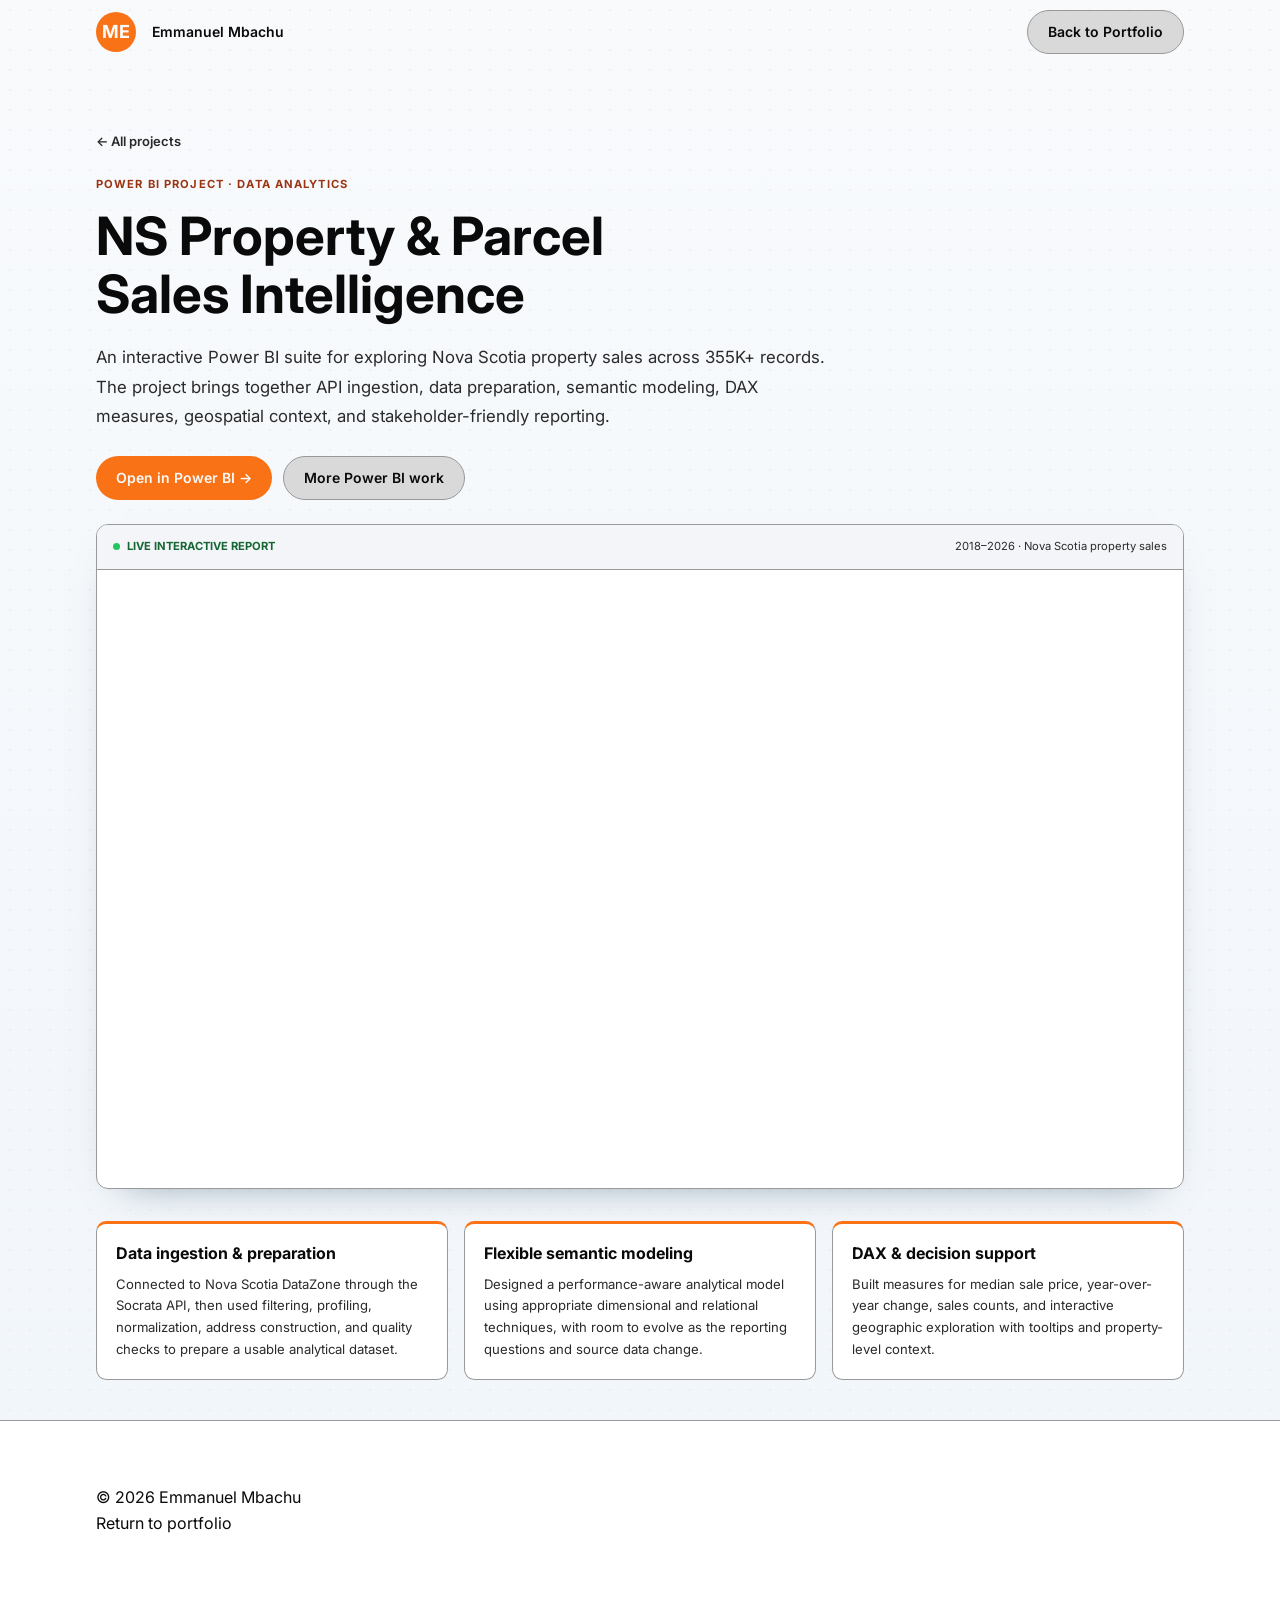
<file: pbi-property-sales.html>
<!DOCTYPE html>
<html lang="en">
<head>
  <meta charset="UTF-8" />
  <meta name="viewport" content="width=device-width, initial-scale=1.0" />
  <meta name="description" content="Power BI project: Nova Scotia Property and Parcel Sales Intelligence dashboard built with Socrata API ingestion, data transformation, semantic modeling, DAX, and geospatial reporting." />
  <meta property="og:title" content="NS Property & Parcel Sales Intelligence | Emmanuel Mbachu" />
  <meta property="og:description" content="A Power BI project covering API ingestion, data preparation, semantic modeling, DAX, and geospatial reporting across 355K+ property sales records." />
  <meta property="og:type" content="article" />
  <title>NS Property &amp; Parcel Sales Intelligence | Emmanuel Mbachu</title>
  <link rel="preconnect" href="https://fonts.googleapis.com" />
  <link rel="preconnect" href="https://fonts.gstatic.com" crossorigin />
  <link href="https://fonts.googleapis.com/css2?family=Inter:wght@400;500;600;700&display=swap" rel="stylesheet" />
  <link rel="stylesheet" href="css/styles.css?v=20261106d" />
  <link rel="stylesheet" href="css/case-study.css?v=20261106d" />
  <style>
    .pbi-project-hero {
      padding-block: 4rem 2.5rem;
    }

    .pbi-project-hero h1 {
      max-width: 18ch;
      font-size: clamp(2rem, 5vw, 3.3rem);
      line-height: 1.1;
    }

    .pbi-project-eyebrow {
      margin-bottom: 0.85rem;
      color: #9a3412;
      font-size: 0.7rem;
      font-weight: 700;
      letter-spacing: 0.1em;
      text-transform: uppercase;
    }

    .pbi-project-lede {
      max-width: 68ch;
      margin-top: 1.25rem;
      color: var(--muted-foreground);
      font-size: 1.05rem;
      line-height: 1.75;
    }

    .pbi-project-actions {
      display: flex;
      flex-wrap: wrap;
      gap: 0.7rem;
      margin-top: 1.5rem;
    }

    .pbi-report-shell {
      overflow: hidden;
      margin-top: 1.5rem;
      border: 1px solid var(--border);
      border-radius: 0.75rem;
      background: var(--card);
      box-shadow: 0 18px 40px -28px rgba(9, 42, 68, 0.55);
    }

    .pbi-report-header {
      display: flex;
      align-items: center;
      justify-content: space-between;
      gap: 1rem;
      padding: 0.8rem 1rem;
      border-bottom: 1px solid var(--border);
      background: #f3f5f8;
    }

    .pbi-report-label {
      display: inline-flex;
      align-items: center;
      gap: 0.4rem;
      color: #166534;
      font-size: 0.7rem;
      font-weight: 700;
      text-transform: uppercase;
    }

    .pbi-report-label::before {
      width: 0.45rem;
      height: 0.45rem;
      border-radius: 50%;
      background: #22c55e;
      content: "";
    }

    .pbi-report-meta {
      color: var(--muted-foreground);
      font-size: 0.7rem;
    }

    .pbi-report-frame {
      width: 100%;
      aspect-ratio: 16 / 9;
      min-height: 24rem;
      border: 0;
    }

    .pbi-project-grid {
      display: grid;
      grid-template-columns: repeat(3, minmax(0, 1fr));
      gap: 1rem;
      margin-top: 2rem;
    }

    .pbi-project-panel {
      padding: 1.2rem;
      border: 1px solid var(--border);
      border-top: 3px solid var(--orange);
      border-radius: 0.65rem;
      background: var(--card);
    }

    .pbi-project-panel h2 {
      font-size: 1rem;
      line-height: 1.35;
    }

    .pbi-project-panel p {
      margin-top: 0.55rem;
      color: var(--muted-foreground);
      font-size: 0.82rem;
      line-height: 1.65;
    }

    .pbi-project-panel code {
      padding: 0.05rem 0.2rem;
      border-radius: 0.2rem;
      background: #eef1f5;
      font-size: 0.72rem;
    }

    @media (max-width: 800px) {
      .pbi-project-grid {
        grid-template-columns: 1fr;
      }

      .pbi-report-header {
        align-items: flex-start;
        flex-direction: column;
        gap: 0.35rem;
      }

      .pbi-report-frame {
        min-height: 18rem;
      }
    }
  </style>
</head>
<body>
  <header class="site-header">
    <div class="container header-inner">
      <a href="index.html" class="logo" aria-label="Return to portfolio">
        <div class="logo-badge">ME</div>
        <span class="logo-name">Emmanuel Mbachu</span>
      </a>
      <a href="index.html#projects" class="btn btn-outline">Back to Portfolio</a>
    </div>
  </header>

  <main>
    <div class="container">
      <section class="pbi-project-hero">
        <a href="index.html#projects" class="case-back">
          &larr; All projects
        </a>
        <p class="pbi-project-eyebrow">Power BI project &middot; Data Analytics</p>
        <h1>NS Property &amp; Parcel Sales Intelligence</h1>
        <p class="pbi-project-lede">
          An interactive Power BI suite for exploring Nova Scotia property sales across
          355K+ records. The project brings together API ingestion, data preparation,
          semantic modeling, DAX measures, geospatial context, and stakeholder-friendly reporting.
        </p>

        <div class="pbi-project-actions">
          <a class="btn btn-orange" href="https://app.powerbi.com/view?r=eyJrIjoiY2FhZjcyYjMtYjQ0NS00MzQyLTg4YmMtZWM5OWUwYzUxN2I0IiwidCI6ImU3ZTc2NmE4LTY3NDEtNDdhNy1iNDEwLWUwZDJiNzMxYzMyYSJ9" target="_blank" rel="noopener noreferrer">Open in Power BI &rarr;</a>
          <a class="btn btn-outline" href="index.html#powerbi-services">More Power BI work</a>
        </div>

        <div class="pbi-report-shell">
          <div class="pbi-report-header">
            <span class="pbi-report-label">Live interactive report</span>
            <span class="pbi-report-meta">2018&ndash;2026 &middot; Nova Scotia property sales</span>
          </div>
          <iframe
            class="pbi-report-frame"
            title="Nova Scotia Property and Parcel Sales Intelligence"
            src="https://app.powerbi.com/view?r=eyJrIjoiY2FhZjcyYjMtYjQ0NS00MzQyLTg4YmMtZWM5OWUwYzUxN2I0IiwidCI6ImU3ZTc2NmE4LTY3NDEtNDdhNy1iNDEwLWUwZDJiNzMxYzMyYSJ9"
            loading="lazy"
            allowfullscreen>
          </iframe>
        </div>

        <div class="pbi-project-grid">
          <article class="pbi-project-panel">
            <h2>Data ingestion &amp; preparation</h2>
            <p>Connected to Nova Scotia DataZone through the Socrata API, then used filtering, profiling, normalization, address construction, and quality checks to prepare a usable analytical dataset.</p>
          </article>
          <article class="pbi-project-panel">
            <h2>Flexible semantic modeling</h2>
            <p>Designed a performance-aware analytical model using appropriate dimensional and relational techniques, with room to evolve as the reporting questions and source data change.</p>
          </article>
          <article class="pbi-project-panel">
            <h2>DAX &amp; decision support</h2>
            <p>Built measures for median sale price, year-over-year change, sales counts, and interactive geographic exploration with tooltips and property-level context.</p>
          </article>
        </div>
      </section>
    </div>
  </main>

  <footer class="site-footer">
    <div class="container footer-inner">
      <p>&copy; 2026 Emmanuel Mbachu</p>
      <a href="index.html">Return to portfolio</a>
    </div>
  </footer>
</body>
</html>
</file>
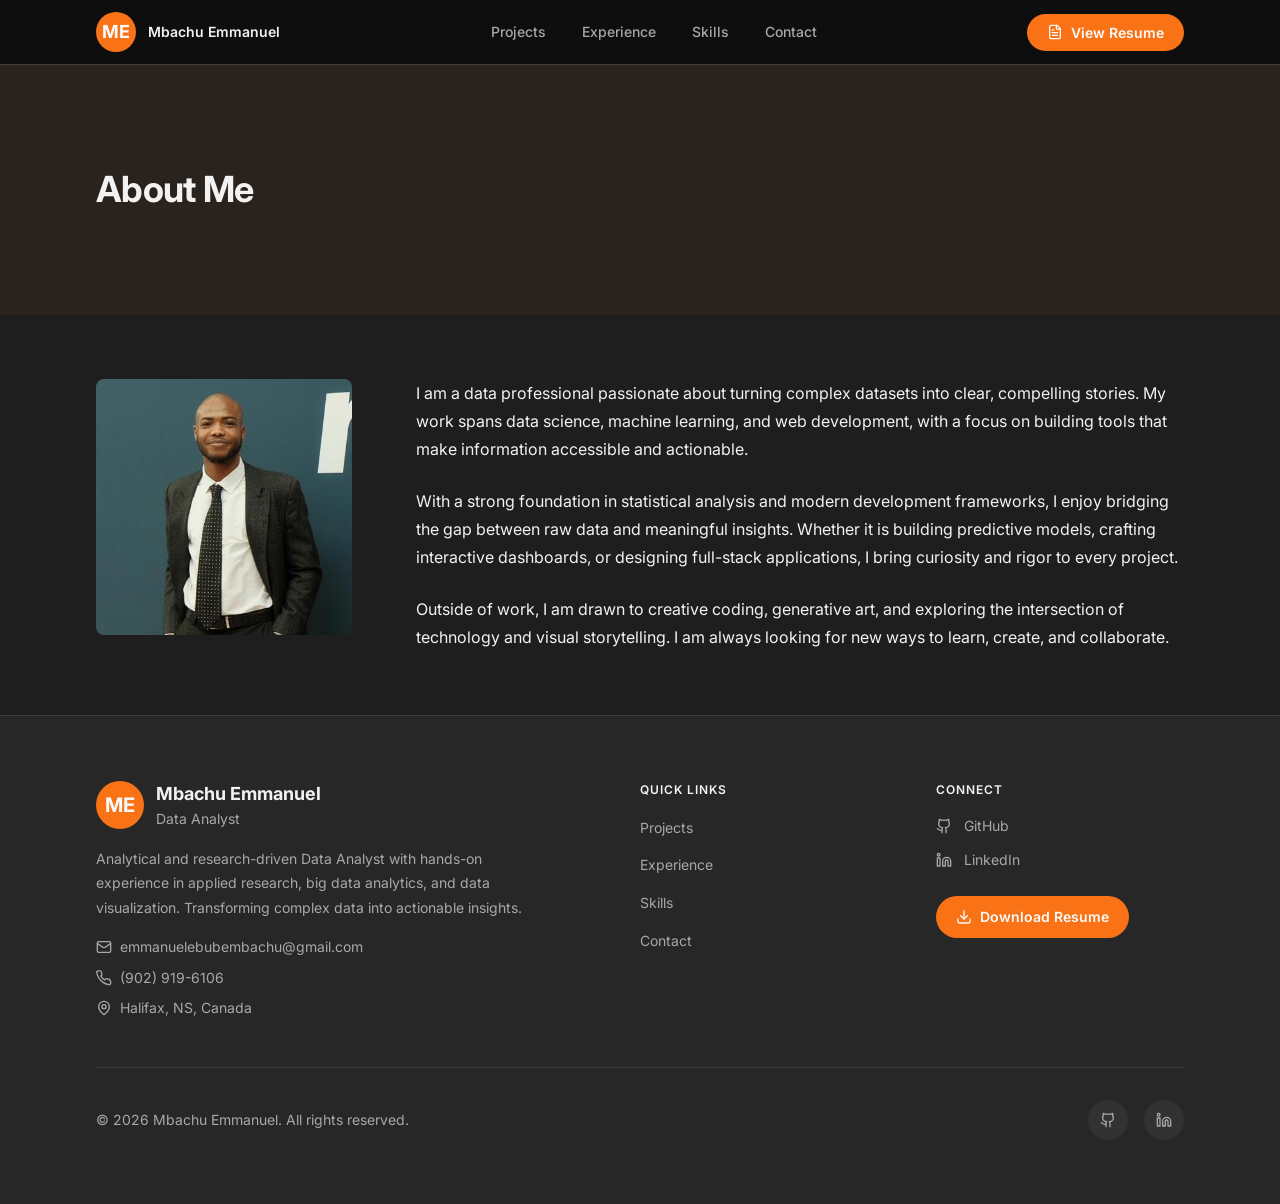
<file: html-version/about.html>
<!DOCTYPE html>
<html lang="en">
<head>
  <meta charset="UTF-8" />
  <meta name="viewport" content="width=device-width, initial-scale=1.0" />
  <meta name="description" content="About Mbachu Emmanuel - Data Analyst passionate about turning complex datasets into clear, compelling stories." />
  <title>About | Mbachu Emmanuel</title>
  <link rel="preconnect" href="https://fonts.googleapis.com" />
  <link rel="preconnect" href="https://fonts.gstatic.com" crossorigin />
  <link href="https://fonts.googleapis.com/css2?family=Inter:wght@400;500;600;700&display=swap" rel="stylesheet" />
  <link rel="stylesheet" href="css/styles.css" />
</head>
<body>

  <!-- ============================================================
       HEADER
       ============================================================ -->
  <header class="site-header">
    <div class="container header-inner">
      <!-- Logo -->
      <a href="index.html" class="logo" aria-label="Home">
        <div class="logo-badge">ME</div>
        <span class="logo-name">Mbachu Emmanuel</span>
      </a>

      <!-- Desktop Nav -->
      <nav class="desktop-nav" aria-label="Main navigation">
        <a href="index.html#projects"   class="nav-link">Projects</a>
        <a href="index.html#experience" class="nav-link">Experience</a>
        <a href="index.html#skills"     class="nav-link">Skills</a>
        <a href="index.html#contact"    class="nav-link">Contact</a>
      </nav>

      <!-- Right: Resume + Hamburger -->
      <div class="header-right">
        <button class="btn btn-orange resume-btn" data-resume-trigger aria-label="View Resume">
          <svg xmlns="http://www.w3.org/2000/svg" width="16" height="16" viewBox="0 0 24 24" fill="none" stroke="currentColor" stroke-width="2" stroke-linecap="round" stroke-linejoin="round"><path d="M15 2H6a2 2 0 0 0-2 2v16a2 2 0 0 0 2 2h12a2 2 0 0 0 2-2V7Z"/><path d="M14 2v4a2 2 0 0 0 2 2h4"/><path d="M10 9H8"/><path d="M16 13H8"/><path d="M16 17H8"/></svg>
          View Resume
        </button>

        <button id="hamburger-btn" class="hamburger-btn" aria-label="Open menu">
          <span id="hamburger-icon">
            <svg xmlns="http://www.w3.org/2000/svg" width="20" height="20" viewBox="0 0 24 24" fill="none" stroke="currentColor" stroke-width="2" stroke-linecap="round" stroke-linejoin="round"><line x1="4" x2="20" y1="12" y2="12"/><line x1="4" x2="20" y1="6" y2="6"/><line x1="4" x2="20" y1="18" y2="18"/></svg>
          </span>
        </button>
      </div>
    </div>

    <!-- Mobile Nav -->
    <nav id="mobile-nav" class="mobile-nav" aria-label="Mobile navigation">
      <div class="mobile-nav-inner">
        <a href="index.html#projects"   class="mobile-nav-link">Projects</a>
        <a href="index.html#experience" class="mobile-nav-link">Experience</a>
        <a href="index.html#skills"     class="mobile-nav-link">Skills</a>
        <a href="index.html#contact"    class="mobile-nav-link">Contact</a>
        <button class="mobile-resume-btn" data-resume-trigger>
          <svg xmlns="http://www.w3.org/2000/svg" width="16" height="16" viewBox="0 0 24 24" fill="none" stroke="currentColor" stroke-width="2" stroke-linecap="round" stroke-linejoin="round"><path d="M15 2H6a2 2 0 0 0-2 2v16a2 2 0 0 0 2 2h12a2 2 0 0 0 2-2V7Z"/><path d="M14 2v4a2 2 0 0 0 2 2h4"/><path d="M10 9H8"/><path d="M16 13H8"/><path d="M16 17H8"/></svg>
          View Resume
        </button>
      </div>
    </nav>
  </header>

  <!-- ============================================================
       MAIN CONTENT
       ============================================================ -->
  <main>
    <!-- About Banner -->
    <section class="about-banner">
      <div class="container about-banner-inner animate-fade-in-up">
        <h1 class="about-title">About Me</h1>
      </div>
    </section>

    <!-- About Content -->
    <div class="container about-content animate-fade-in-up-delay-1">
      <div class="about-layout">
        <!-- Photo -->
        <div class="about-photo-wrapper">
          <div class="about-photo">
            <img
              src="images/emmanuel-profile.jpg"
              alt="Mbachu Emmanuel"
              style="width:100%; height:100%; object-fit:cover;"
              onerror="this.style.display='none'; this.parentElement.querySelector('svg').style.display='block';"
            />
            <svg xmlns="http://www.w3.org/2000/svg" width="64" height="64" viewBox="0 0 24 24" fill="none" stroke="currentColor" stroke-width="1" stroke-linecap="round" stroke-linejoin="round" style="display:none; opacity:0.3; color:var(--muted-foreground);"><circle cx="12" cy="8" r="5"/><path d="M20 21a8 8 0 0 0-16 0"/></svg>
          </div>
        </div>

        <!-- Text -->
        <div class="about-text">
          <p class="about-paragraph">
            I am a data professional passionate about turning complex datasets
            into clear, compelling stories. My work spans data science, machine
            learning, and web development, with a focus on building tools that
            make information accessible and actionable.
          </p>
          <p class="about-paragraph">
            With a strong foundation in statistical analysis and modern
            development frameworks, I enjoy bridging the gap between raw data
            and meaningful insights. Whether it is building predictive models,
            crafting interactive dashboards, or designing full-stack
            applications, I bring curiosity and rigor to every project.
          </p>
          <p class="about-paragraph">
            Outside of work, I am drawn to creative coding, generative art,
            and exploring the intersection of technology and visual
            storytelling. I am always looking for new ways to learn, create,
            and collaborate.
          </p>
        </div>
      </div>
    </div>
  </main>

  <!-- ============================================================
       FOOTER
       ============================================================ -->
  <footer class="site-footer">
    <div class="container footer-inner">
      <div class="footer-grid">
        <!-- Brand -->
        <div class="footer-brand">
          <a href="index.html" class="footer-logo">
            <div class="footer-logo-badge">ME</div>
            <div>
              <p class="footer-logo-name">Mbachu Emmanuel</p>
              <p class="footer-logo-title">Data Analyst</p>
            </div>
          </a>
          <p class="footer-tagline">
            Analytical and research-driven Data Analyst with hands-on experience in applied research,
            big data analytics, and data visualization. Transforming complex data into actionable insights.
          </p>
          <div class="footer-contact-list">
            <a href="mailto:emmanuelebubembachu@gmail.com" class="footer-contact-item">
              <svg xmlns="http://www.w3.org/2000/svg" width="16" height="16" viewBox="0 0 24 24" fill="none" stroke="currentColor" stroke-width="2" stroke-linecap="round" stroke-linejoin="round"><rect width="20" height="16" x="2" y="4" rx="2"/><path d="m22 7-8.97 5.7a1.94 1.94 0 0 1-2.06 0L2 7"/></svg>
              emmanuelebubembachu@gmail.com
            </a>
            <a href="tel:+19029196106" class="footer-contact-item">
              <svg xmlns="http://www.w3.org/2000/svg" width="16" height="16" viewBox="0 0 24 24" fill="none" stroke="currentColor" stroke-width="2" stroke-linecap="round" stroke-linejoin="round"><path d="M22 16.92v3a2 2 0 0 1-2.18 2 19.79 19.79 0 0 1-8.63-3.07A19.5 19.5 0 0 1 4.15 12 19.79 19.79 0 0 1 1.07 3.4 2 2 0 0 1 3.05 1.25h3a2 2 0 0 1 2 1.72 12.84 12.84 0 0 0 .7 2.81 2 2 0 0 1-.45 2.11L7.09 8.91a16 16 0 0 0 6 6l1.27-1.27a2 2 0 0 1 2.11-.45 12.84 12.84 0 0 0 2.81.7A2 2 0 0 1 21 16z"/></svg>
              (902) 919-6106
            </a>
            <span class="footer-contact-item" style="cursor:default;">
              <svg xmlns="http://www.w3.org/2000/svg" width="16" height="16" viewBox="0 0 24 24" fill="none" stroke="currentColor" stroke-width="2" stroke-linecap="round" stroke-linejoin="round"><path d="M20 10c0 6-8 12-8 12s-8-6-8-12a8 8 0 0 1 16 0Z"/><circle cx="12" cy="10" r="3"/></svg>
              Halifax, NS, Canada
            </span>
          </div>
        </div>

        <!-- Quick Links -->
        <div>
          <h3 class="footer-col-title">Quick Links</h3>
          <ul class="footer-links">
            <li><a href="index.html#projects"   class="footer-link">Projects</a></li>
            <li><a href="index.html#experience" class="footer-link">Experience</a></li>
            <li><a href="index.html#skills"     class="footer-link">Skills</a></li>
            <li><a href="index.html#contact"    class="footer-link">Contact</a></li>
          </ul>
        </div>

        <!-- Connect -->
        <div>
          <h3 class="footer-col-title">Connect</h3>
          <div class="footer-social">
            <a href="https://github.com/emmanuelebube13" target="_blank" rel="noopener noreferrer" class="footer-social-link">
              <svg xmlns="http://www.w3.org/2000/svg" width="16" height="16" viewBox="0 0 24 24" fill="none" stroke="currentColor" stroke-width="2" stroke-linecap="round" stroke-linejoin="round"><path d="M15 22v-4a4.8 4.8 0 0 0-1-3.5c3 0 6-2 6-5.5.08-1.25-.27-2.48-1-3.5.28-1.15.28-2.35 0-3.5 0 0-1 0-3 1.5-2.64-.5-5.36-.5-8 0C6 2 5 2 5 2c-.3 1.15-.3 2.35 0 3.5A5.403 5.403 0 0 0 4 9c0 3.5 3 5.5 6 5.5-.39.49-.68 1.05-.85 1.65-.17.6-.22 1.23-.15 1.85v4"/><path d="M9 18c-4.51 2-5-2-7-2"/></svg>
              GitHub
            </a>
            <a href="https://linkedin.com/in/emmanuelmbachu/" target="_blank" rel="noopener noreferrer" class="footer-social-link">
              <svg xmlns="http://www.w3.org/2000/svg" width="16" height="16" viewBox="0 0 24 24" fill="none" stroke="currentColor" stroke-width="2" stroke-linecap="round" stroke-linejoin="round"><path d="M16 8a6 6 0 0 1 6 6v7h-4v-7a2 2 0 0 0-2-2 2 2 0 0 0-2 2v7h-4v-7a6 6 0 0 1 6-6z"/><rect width="4" height="12" x="2" y="9"/><circle cx="4" cy="4" r="2"/></svg>
              LinkedIn
            </a>
          </div>
          <a href="resume.pdf" download="Mbachu_Emmanuel_Resume.pdf" class="footer-resume-btn">
            <svg xmlns="http://www.w3.org/2000/svg" width="16" height="16" viewBox="0 0 24 24" fill="none" stroke="currentColor" stroke-width="2" stroke-linecap="round" stroke-linejoin="round"><path d="M21 15v4a2 2 0 0 1-2 2H5a2 2 0 0 1-2-2v-4"/><polyline points="7 10 12 15 17 10"/><line x1="12" x2="12" y1="15" y2="3"/></svg>
            Download Resume
          </a>
        </div>
      </div>

      <!-- Footer Bottom -->
      <div class="footer-bottom">
        <p class="footer-copy">&copy; <span id="copyright-year"></span> Mbachu Emmanuel. All rights reserved.</p>
        <div class="footer-social-icons">
          <a href="https://github.com/emmanuelebube13" target="_blank" rel="noopener noreferrer" class="footer-social-icon-btn" aria-label="GitHub">
            <svg xmlns="http://www.w3.org/2000/svg" width="16" height="16" viewBox="0 0 24 24" fill="none" stroke="currentColor" stroke-width="2" stroke-linecap="round" stroke-linejoin="round"><path d="M15 22v-4a4.8 4.8 0 0 0-1-3.5c3 0 6-2 6-5.5.08-1.25-.27-2.48-1-3.5.28-1.15.28-2.35 0-3.5 0 0-1 0-3 1.5-2.64-.5-5.36-.5-8 0C6 2 5 2 5 2c-.3 1.15-.3 2.35 0 3.5A5.403 5.403 0 0 0 4 9c0 3.5 3 5.5 6 5.5-.39.49-.68 1.05-.85 1.65-.17.6-.22 1.23-.15 1.85v4"/><path d="M9 18c-4.51 2-5-2-7-2"/></svg>
          </a>
          <a href="https://linkedin.com/in/emmanuelmbachu/" target="_blank" rel="noopener noreferrer" class="footer-social-icon-btn" aria-label="LinkedIn">
            <svg xmlns="http://www.w3.org/2000/svg" width="16" height="16" viewBox="0 0 24 24" fill="none" stroke="currentColor" stroke-width="2" stroke-linecap="round" stroke-linejoin="round"><path d="M16 8a6 6 0 0 1 6 6v7h-4v-7a2 2 0 0 0-2-2 2 2 0 0 0-2 2v7h-4v-7a6 6 0 0 1 6-6z"/><rect width="4" height="12" x="2" y="9"/><circle cx="4" cy="4" r="2"/></svg>
          </a>
        </div>
      </div>
    </div>
  </footer>

  <!-- ============================================================
       RESUME MODAL
       ============================================================ -->
  <div id="resume-modal-overlay" class="modal-overlay" role="dialog" aria-modal="true" aria-labelledby="resume-modal-title">
    <div class="modal">
      <div class="modal-header">
        <h2 class="modal-title" id="resume-modal-title">Resume - Mbachu Emmanuel</h2>
        <div class="modal-header-actions">
          <a href="resume.pdf" target="_blank" rel="noopener noreferrer" class="modal-action-btn">
            <svg xmlns="http://www.w3.org/2000/svg" width="14" height="14" viewBox="0 0 24 24" fill="none" stroke="currentColor" stroke-width="2" stroke-linecap="round" stroke-linejoin="round"><path d="M15 3h6v6"/><path d="M10 14 21 3"/><path d="M18 13v6a2 2 0 0 1-2 2H5a2 2 0 0 1-2-2V8a2 2 0 0 1 2-2h6"/></svg>
            Open in New Tab
          </a>
          <a href="resume.pdf" download="Mbachu_Emmanuel_Resume.pdf" class="modal-action-dl">
            <svg xmlns="http://www.w3.org/2000/svg" width="14" height="14" viewBox="0 0 24 24" fill="none" stroke="currentColor" stroke-width="2" stroke-linecap="round" stroke-linejoin="round"><path d="M21 15v4a2 2 0 0 1-2 2H5a2 2 0 0 1-2-2v-4"/><polyline points="7 10 12 15 17 10"/><line x1="12" x2="12" y1="15" y2="3"/></svg>
            Download
          </a>
          <button id="resume-modal-close" class="modal-close-btn" aria-label="Close resume modal">
            <svg xmlns="http://www.w3.org/2000/svg" width="20" height="20" viewBox="0 0 24 24" fill="none" stroke="currentColor" stroke-width="2" stroke-linecap="round" stroke-linejoin="round"><path d="M18 6 6 18"/><path d="m6 6 12 12"/></svg>
          </button>
        </div>
      </div>
      <div class="modal-body">
        <iframe src="resume.pdf" title="Resume - Mbachu Emmanuel" class="modal-iframe"></iframe>
      </div>
    </div>
  </div>

  <script src="js/main.js"></script>
</body>
</html>
</file>
<file: html-version/css/styles.css>
/* ============================================================
   CSS VARIABLES
   ============================================================ */
:root {
  --background: #1E1E1E;
  --foreground: #F2F2F2;
  --card: #272727;
  --card-foreground: #F2F2F2;
  --secondary: #323232;
  --secondary-foreground: #F2F2F2;
  --muted: #323232;
  --muted-foreground: #A8A8A8;
  --orange: #F97316;
  --orange-foreground: #FAFAFA;
  --orange-muted: #EA580C;
  --charcoal: #323232;
  --charcoal-light: #3D3D3D;
  --border: #3D3D3D;
  --input: #3D3D3D;
  --ring: #F97316;
  --radius: 0.5rem;
}

/* ============================================================
   RESET & BASE
   ============================================================ */
*, *::before, *::after {
  box-sizing: border-box;
  margin: 0;
  padding: 0;
  border: 0;
  outline: none;
}

html {
  scroll-behavior: smooth;
  font-size: 16px;
}

body {
  background-color: var(--background);
  color: var(--foreground);
  font-family: 'Inter', system-ui, -apple-system, BlinkMacSystemFont, 'Segoe UI', sans-serif;
  line-height: 1.6;
  min-height: 100vh;
  -webkit-font-smoothing: antialiased;
  -moz-osx-font-smoothing: grayscale;
}

a {
  color: inherit;
  text-decoration: none;
}

button {
  cursor: pointer;
  background: none;
  font-family: inherit;
  font-size: inherit;
  color: inherit;
}

ul, ol {
  list-style: none;
}

img {
  max-width: 100%;
  display: block;
}

/* Custom scrollbar */
::-webkit-scrollbar { width: 8px; height: 8px; }
::-webkit-scrollbar-track { background: var(--background); }
::-webkit-scrollbar-thumb { background: var(--charcoal-light); border-radius: 4px; }
::-webkit-scrollbar-thumb:hover { background: var(--muted-foreground); }

/* Selection */
::selection { background: rgba(249, 115, 22, 0.3); color: var(--foreground); }

/* ============================================================
   ANIMATIONS
   ============================================================ */
@keyframes fadeInUp {
  from { opacity: 0; transform: translateY(16px); }
  to   { opacity: 1; transform: translateY(0); }
}
@keyframes slideIn {
  from { opacity: 0; transform: translateX(-10px); }
  to   { opacity: 1; transform: translateX(0); }
}
@keyframes pulse-glow {
  0%, 100% { box-shadow: 0 0 20px rgba(249, 115, 22, 0.3); }
  50%       { box-shadow: 0 0 40px rgba(249, 115, 22, 0.5); }
}
@keyframes spin {
  to { transform: rotate(360deg); }
}
@keyframes bounce {
  0%, 100% { transform: translateY(0); }
  50%       { transform: translateY(-6px); }
}

.animate-fade-in-up          { animation: fadeInUp 0.7s ease-out both; }
.animate-fade-in-up-delay-1  { animation: fadeInUp 0.7s ease-out 0.15s both; }
.animate-fade-in-up-delay-2  { animation: fadeInUp 0.7s ease-out 0.30s both; }
.animate-fade-in-up-delay-3  { animation: fadeInUp 0.7s ease-out 0.45s both; }
.animate-fade-in-up-delay-4  { animation: fadeInUp 0.7s ease-out 0.60s both; }
.animate-slide-in            { animation: slideIn 0.5s ease-out both; }
.animate-pulse-glow          { animation: pulse-glow 2s ease-in-out infinite; }
.animate-spin                { animation: spin 1s linear infinite; }
.animate-bounce              { animation: bounce 1.5s ease-in-out infinite; }

/* Scroll-triggered fade-in for sections */
.reveal {
  opacity: 0;
  transform: translateY(20px);
  transition: opacity 0.6s ease-out, transform 0.6s ease-out;
}
.reveal.visible {
  opacity: 1;
  transform: translateY(0);
}

/* ============================================================
   LAYOUT
   ============================================================ */
.container {
  width: 100%;
  max-width: 72rem; /* 1152px */
  margin-inline: auto;
  padding-inline: 1rem;
}
@media (min-width: 640px)  { .container { padding-inline: 1.5rem; } }
@media (min-width: 1024px) { .container { padding-inline: 2rem; } }

/* ============================================================
   HEADER
   ============================================================ */
.site-header {
  position: sticky;
  top: 0;
  z-index: 50;
  width: 100%;
  border-bottom: 1px solid var(--border);
  background-color: rgba(10, 10, 10, 0.8);
  backdrop-filter: blur(20px);
  -webkit-backdrop-filter: blur(20px);
}

.header-inner {
  display: flex;
  height: 4rem;
  align-items: center;
  justify-content: space-between;
}

/* Logo */
.logo {
  display: flex;
  align-items: center;
  gap: 0.75rem;
  text-decoration: none;
}
.logo-badge {
  display: flex;
  align-items: center;
  justify-content: center;
  width: 2.5rem;
  height: 2.5rem;
  border-radius: 9999px;
  background-color: var(--orange);
  color: var(--orange-foreground);
  font-size: 1.125rem;
  font-weight: 700;
  flex-shrink: 0;
  transition: box-shadow 0.3s;
}
.logo:hover .logo-badge {
  box-shadow: 0 0 20px rgba(249, 115, 22, 0.3);
}
.logo-name {
  font-size: 0.875rem;
  font-weight: 600;
  color: var(--foreground);
  display: none;
}
@media (min-width: 640px) { .logo-name { display: block; } }

/* Desktop Nav */
.desktop-nav {
  display: none;
  align-items: center;
  gap: 0.25rem;
}
@media (min-width: 768px) { .desktop-nav { display: flex; } }

.nav-link {
  border-radius: 9999px;
  padding: 0.5rem 1rem;
  font-size: 0.875rem;
  font-weight: 500;
  color: var(--muted-foreground);
  transition: background-color 0.2s, color 0.2s;
}
.nav-link:hover,
.nav-link.active {
  background-color: var(--secondary);
  color: var(--foreground);
}

/* Header right side */
.header-right {
  display: flex;
  align-items: center;
  gap: 0.75rem;
}

/* Hamburger */
.hamburger-btn {
  display: flex;
  align-items: center;
  justify-content: center;
  width: 2.5rem;
  height: 2.5rem;
  border-radius: 9999px;
  color: var(--foreground);
  transition: background-color 0.2s;
}
.hamburger-btn:hover { background-color: var(--secondary); }
@media (min-width: 768px) { .hamburger-btn { display: none; } }

/* Mobile Menu */
.mobile-nav {
  display: none;
  border-top: 1px solid var(--border);
  background-color: var(--background);
  padding: 0.5rem 1rem 1rem;
}
.mobile-nav.open {
  display: block;
  animation: slideIn 0.3s ease-out both;
}
.mobile-nav-inner {
  display: flex;
  flex-direction: column;
  gap: 0.25rem;
}
.mobile-nav-link {
  border-radius: 0.5rem;
  padding: 0.75rem 1rem;
  font-size: 0.875rem;
  font-weight: 500;
  color: var(--muted-foreground);
  transition: background-color 0.2s, color 0.2s;
  display: block;
}
.mobile-nav-link:hover { background-color: var(--secondary); color: var(--foreground); }

/* ============================================================
   BUTTONS
   ============================================================ */
.btn {
  display: inline-flex;
  align-items: center;
  gap: 0.5rem;
  font-size: 0.875rem;
  font-weight: 600;
  border-radius: 9999px;
  padding: 0.625rem 1.25rem;
  transition: all 0.3s;
  cursor: pointer;
  white-space: nowrap;
}
.btn svg { width: 1rem; height: 1rem; flex-shrink: 0; }

.btn-orange {
  background-color: var(--orange);
  color: var(--orange-foreground);
}
.btn-orange:hover {
  background-color: var(--orange-muted);
  box-shadow: 0 8px 24px rgba(249, 115, 22, 0.2);
}

.btn-outline {
  background-color: var(--secondary);
  color: var(--foreground);
  border: 1px solid var(--border);
}
.btn-outline:hover {
  border-color: var(--orange);
  color: var(--orange);
}

.btn-sm {
  font-size: 0.75rem;
  padding: 0.5rem 0.75rem;
  border-radius: 0.5rem;
}

/* Header resume button */
.resume-btn {
  display: none;
}
@media (min-width: 640px) { .resume-btn { display: inline-flex; } }

/* Mobile resume button */
.mobile-resume-btn {
  margin-top: 0.5rem;
  border-radius: 0.5rem;
  display: flex;
  align-items: center;
  justify-content: center;
  gap: 0.5rem;
  padding: 0.75rem 1rem;
  font-weight: 600;
  font-size: 0.875rem;
  background-color: var(--orange);
  color: var(--orange-foreground);
  transition: background-color 0.2s;
  width: 100%;
}
.mobile-resume-btn:hover { background-color: var(--orange-muted); }

/* ============================================================
   DIVIDER
   ============================================================ */
.divider {
  height: 1px;
  background: linear-gradient(to right, transparent, var(--border), transparent);
}

/* ============================================================
   SECTION COMMONS
   ============================================================ */
.section { padding-block: 6rem; scroll-margin-top: 5rem; }

.section-header { text-align: center; margin-bottom: 3rem; }
.section-title {
  font-size: 1.875rem;
  font-weight: 700;
  letter-spacing: -0.02em;
  color: var(--foreground);
  line-height: 1.2;
}
@media (min-width: 640px) { .section-title { font-size: 2.25rem; } }

.section-subtitle {
  margin-top: 1rem;
  font-size: 1rem;
  color: var(--muted-foreground);
}

/* ============================================================
   HERO SECTION
   ============================================================ */
.hero {
  display: flex;
  flex-direction: column;
  align-items: center;
  justify-content: center;
  min-height: 85vh;
  gap: 2rem;
  padding-block: 4rem;
  position: relative;
  text-align: center;
}
@media (min-width: 640px) { .hero { padding-block: 6rem; } }

/* Profile photo */
.profile-photo-wrapper {
  position: relative;
}
.profile-glow {
  position: absolute;
  inset: -4px;
  border-radius: 9999px;
  background: linear-gradient(to right, var(--orange), var(--orange-muted));
  opacity: 0.75;
  filter: blur(12px);
  animation: pulse-glow 2s ease-in-out infinite;
}
.profile-photo {
  position: relative;
  width: 10rem;
  height: 10rem;
  border-radius: 9999px;
  overflow: hidden;
  border: 4px solid var(--charcoal-light);
  box-shadow: 0 25px 50px rgba(0,0,0,0.5);
}
@media (min-width: 640px) { .profile-photo { width: 12rem; height: 12rem; } }
.profile-photo img { width: 100%; height: 100%; object-fit: cover; }

/* Hero text */
.hero-content { display: flex; flex-direction: column; align-items: center; gap: 1.25rem; }
.hero-title {
  font-size: 2.25rem;
  font-weight: 700;
  letter-spacing: -0.03em;
  color: var(--foreground);
  line-height: 1.1;
}
@media (min-width: 640px) { .hero-title { font-size: 3rem; } }
@media (min-width: 1024px) { .hero-title { font-size: 3.75rem; } }
@media (min-width: 1280px) { .hero-title { font-size: 4.5rem; } }

.hero-subtitle {
  font-size: 1.125rem;
  font-weight: 500;
  color: var(--orange);
}
@media (min-width: 640px) { .hero-subtitle { font-size: 1.25rem; } }

.hero-description {
  max-width: 42rem;
  font-size: 1rem;
  line-height: 1.75;
  color: var(--muted-foreground);
}
@media (min-width: 640px) { .hero-description { font-size: 1.125rem; } }

.hero-meta {
  display: flex;
  flex-wrap: wrap;
  align-items: center;
  justify-content: center;
  gap: 1rem;
  font-size: 0.875rem;
  color: var(--muted-foreground);
}
.hero-meta-item {
  display: flex;
  align-items: center;
  gap: 0.375rem;
}
.hero-meta-item svg { color: var(--orange); width: 1rem; height: 1rem; flex-shrink: 0; }

.hero-cta {
  display: flex;
  flex-wrap: wrap;
  align-items: center;
  justify-content: center;
  gap: 1rem;
  margin-top: 1rem;
}

/* Scroll indicator */
.scroll-indicator {
  position: absolute;
  bottom: 2rem;
  left: 50%;
  transform: translateX(-50%);
  animation: bounce 1.5s ease-in-out infinite;
  display: none;
  color: var(--muted-foreground);
}
@media (min-width: 640px) { .scroll-indicator { display: block; } }
.scroll-indicator svg { width: 1.25rem; height: 1.25rem; }

/* ============================================================
   PROJECTS SECTION
   ============================================================ */
.category-filter {
  display: flex;
  flex-wrap: wrap;
  gap: 0.5rem;
  justify-content: center;
}
.filter-btn {
  border-radius: 9999px;
  padding: 0.5rem 1rem;
  font-size: 0.8125rem;
  font-weight: 500;
  border: 1px solid var(--border);
  background-color: var(--secondary);
  color: var(--muted-foreground);
  transition: all 0.2s;
  cursor: pointer;
}
.filter-btn:hover {
  border-color: var(--orange);
  color: var(--foreground);
}
.filter-btn.active {
  background-color: var(--orange);
  border-color: var(--orange);
  color: var(--orange-foreground);
}

.projects-grid {
  display: grid;
  grid-template-columns: 1fr;
  gap: 1.5rem;
}
@media (min-width: 640px)  { .projects-grid { grid-template-columns: repeat(2, 1fr); } }
@media (min-width: 1024px) { .projects-grid { grid-template-columns: repeat(3, 1fr); } }

/* Project card */
.project-card {
  position: relative;
  overflow: hidden;
  border-radius: 0.75rem;
  border: 1px solid var(--border);
  background-color: var(--card);
  transition: transform 0.3s, border-color 0.3s, box-shadow 0.3s;
}
.project-card:hover {
  transform: translateY(-8px);
  border-color: rgba(249, 115, 22, 0.5);
  box-shadow: 0 20px 40px rgba(249, 115, 22, 0.1);
}
.project-card.hidden { display: none; }

.project-thumb {
  position: relative;
  aspect-ratio: 16 / 9;
  width: 100%;
  overflow: hidden;
  background-color: var(--secondary);
  display: flex;
  align-items: center;
  justify-content: center;
  color: rgba(161, 161, 161, 0.3);
}
.project-thumb-gradient {
  position: absolute;
  inset: 0;
  background: linear-gradient(135deg, rgba(249, 115, 22, 0.05), transparent);
  opacity: 0;
  transition: opacity 0.3s;
}
.project-card:hover .project-thumb-gradient { opacity: 1; }
.project-thumb svg {
  width: 3.5rem;
  height: 3.5rem;
  transition: transform 0.5s ease-out;
}
.project-card:hover .project-thumb svg { transform: scale(1.1); }

.project-body { padding: 1.25rem; }
.project-title {
  font-size: 1rem;
  font-weight: 600;
  color: var(--foreground);
  line-height: 1.3;
  transition: color 0.3s;
}
.project-card:hover .project-title { color: var(--orange); }

.project-subtitle {
  margin-top: 0.5rem;
  font-size: 0.875rem;
  color: var(--muted-foreground);
  line-height: 1.6;
  display: -webkit-box;
  -webkit-line-clamp: 2;
  -webkit-box-orient: vertical;
  overflow: hidden;
}
.project-skills {
  margin-top: 1rem;
  display: flex;
  flex-wrap: wrap;
  gap: 0.375rem;
}
.skill-badge {
  border-radius: 9999px;
  background-color: var(--secondary);
  padding: 0.25rem 0.625rem;
  font-size: 0.6875rem;
  font-weight: 500;
  color: var(--muted-foreground);
  transition: background-color 0.3s, color 0.3s;
}
.project-card:hover .skill-badge {
  background-color: rgba(249, 115, 22, 0.1);
  color: var(--foreground);
}

.project-links {
  margin-top: 1.25rem;
  display: flex;
  align-items: center;
  gap: 1rem;
  border-top: 1px solid var(--border);
  padding-top: 1rem;
}
.project-link {
  display: inline-flex;
  align-items: center;
  gap: 0.375rem;
  font-size: 0.75rem;
  font-weight: 500;
  color: var(--muted-foreground);
  transition: color 0.2s;
}
.project-link:hover { color: var(--foreground); }
.project-link.live { color: var(--orange); }
.project-link.live:hover { color: var(--orange-muted); }
.project-link svg { width: 1rem; height: 1rem; }

/* Hover glow border */
.project-card::after {
  content: '';
  position: absolute;
  inset: 0;
  border-radius: 0.75rem;
  border: 2px solid transparent;
  transition: border-color 0.3s;
  pointer-events: none;
}
.project-card:hover::after { border-color: rgba(249, 115, 22, 0.2); }

.no-projects {
  display: flex;
  flex-direction: column;
  align-items: center;
  justify-content: center;
  padding-block: 4rem;
  text-align: center;
  font-size: 0.875rem;
  color: var(--muted-foreground);
}

/* ============================================================
   EXPERIENCE SECTION
   ============================================================ */
.experience-grid {
  display: grid;
  gap: 4rem;
}
@media (min-width: 1024px) { .experience-grid { grid-template-columns: repeat(2, 1fr); } }

.exp-col-header {
  display: flex;
  align-items: center;
  gap: 0.75rem;
  margin-bottom: 2rem;
}
.exp-icon {
  display: flex;
  align-items: center;
  justify-content: center;
  width: 2.5rem;
  height: 2.5rem;
  border-radius: 9999px;
  background-color: rgba(249, 115, 22, 0.1);
  color: var(--orange);
  flex-shrink: 0;
}
.exp-icon svg { width: 1.25rem; height: 1.25rem; }
.exp-col-title { font-size: 1.125rem; font-weight: 600; color: var(--foreground); }

/* Timeline */
.timeline {
  position: relative;
  margin-left: 1.25rem;
  border-left: 2px solid var(--charcoal-light);
  padding-left: 2rem;
  display: flex;
  flex-direction: column;
  gap: 2.5rem;
}
.timeline-item { position: relative; }
.timeline-dot {
  position: absolute;
  left: -2.5625rem;
  top: 0;
  display: flex;
  align-items: center;
  justify-content: center;
  width: 1.25rem;
  height: 1.25rem;
  border-radius: 9999px;
  border: 2px solid var(--orange);
  background-color: var(--background);
}
.timeline-dot-inner {
  width: 0.5rem;
  height: 0.5rem;
  border-radius: 9999px;
  background-color: var(--orange);
}

/* Experience cards */
.exp-card {
  border-radius: 0.75rem;
  border: 1px solid var(--border);
  background-color: var(--card);
  padding: 1.25rem;
  transition: border-color 0.3s, box-shadow 0.3s;
}
.exp-card:hover {
  border-color: rgba(249, 115, 22, 0.5);
  box-shadow: 0 8px 24px rgba(249, 115, 22, 0.05);
}
.exp-card-title { font-size: 1rem; font-weight: 600; color: var(--foreground); }
.exp-card-meta {
  margin-top: 0.25rem;
  display: flex;
  flex-wrap: wrap;
  align-items: center;
  gap: 0.5rem;
  font-size: 0.875rem;
}
.exp-card-company { font-weight: 500; color: var(--orange); }
.exp-card-sep { color: var(--muted-foreground); }
.exp-card-location { color: var(--muted-foreground); }
.exp-card-dates { margin-top: 0.25rem; font-size: 0.75rem; color: var(--muted-foreground); }
.exp-card-list {
  margin-top: 1rem;
  display: flex;
  flex-direction: column;
  gap: 0.5rem;
}
.exp-card-list-item {
  display: flex;
  align-items: flex-start;
  gap: 0.5rem;
  font-size: 0.875rem;
  line-height: 1.6;
  color: var(--muted-foreground);
}
.exp-bullet {
  margin-top: 0.5rem;
  width: 0.25rem;
  height: 0.25rem;
  border-radius: 9999px;
  background-color: var(--orange);
  flex-shrink: 0;
}

/* Right column stacked sections */
.exp-right-col { display: flex; flex-direction: column; gap: 3rem; }

/* Education, Awards, Volunteer cards */
.info-cards { display: flex; flex-direction: column; gap: 1rem; }
.info-card {
  border-radius: 0.75rem;
  border: 1px solid var(--border);
  background-color: var(--card);
  padding: 1.25rem;
  transition: border-color 0.3s;
}
.info-card:hover { border-color: rgba(249, 115, 22, 0.5); }
.info-card-title { font-size: 0.875rem; font-weight: 600; color: var(--foreground); }
.info-card-sub { margin-top: 0.25rem; font-size: 0.875rem; color: var(--orange); }
.info-card-loc { margin-top: 0.125rem; font-size: 0.75rem; color: var(--muted-foreground); }
.info-card-org-meta {
  margin-top: 0.25rem;
  display: flex;
  align-items: center;
  gap: 0.5rem;
  font-size: 0.75rem;
}
.info-card-desc { margin-top: 0.5rem; font-size: 0.75rem; line-height: 1.6; color: var(--muted-foreground); }

/* ============================================================
   SKILLS SECTION
   ============================================================ */
.skills-grid {
  display: grid;
  gap: 2rem;
  grid-template-columns: 1fr;
}
@media (min-width: 640px)  { .skills-grid { grid-template-columns: repeat(2, 1fr); } }
@media (min-width: 1024px) { .skills-grid { grid-template-columns: repeat(3, 1fr); } }

.skill-category-card {
  border-radius: 0.75rem;
  border: 1px solid var(--border);
  background-color: var(--card);
  padding: 1.5rem;
  transition: border-color 0.3s;
}
.skill-category-card:hover { border-color: rgba(249, 115, 22, 0.3); }

.skill-cat-header {
  display: flex;
  align-items: center;
  gap: 0.75rem;
  margin-bottom: 1rem;
}
.skill-cat-icon {
  display: flex;
  align-items: center;
  justify-content: center;
  width: 2.5rem;
  height: 2.5rem;
  border-radius: 9999px;
  background-color: rgba(249, 115, 22, 0.1);
  color: var(--orange);
  flex-shrink: 0;
}
.skill-cat-icon svg { width: 1.25rem; height: 1.25rem; }
.skill-cat-name { font-size: 0.875rem; font-weight: 600; color: var(--foreground); }

.skill-tags { display: flex; flex-wrap: wrap; gap: 0.5rem; }
.skill-tag {
  border-radius: 9999px;
  border: 1px solid var(--border);
  background-color: var(--secondary);
  padding: 0.375rem 0.75rem;
  font-size: 0.75rem;
  font-weight: 500;
  color: var(--foreground);
  cursor: pointer;
  transition: all 0.2s;
}
.skill-tag:hover,
.skill-tag:focus {
  border-color: var(--orange);
  background-color: rgba(249, 115, 22, 0.1);
  color: var(--orange);
}
.skill-tag:active { transform: scale(0.95); }

/* Skills summary */
.skills-summary {
  margin-top: 3rem;
  border-radius: 0.75rem;
  border: 1px solid rgba(249, 115, 22, 0.2);
  background-color: rgba(249, 115, 22, 0.05);
  padding: 1.5rem;
}
.skills-summary-title { font-size: 0.875rem; font-weight: 600; color: var(--orange); }
.skills-summary-text {
  margin-top: 0.75rem;
  font-size: 0.875rem;
  line-height: 1.75;
  color: var(--muted-foreground);
}
.skills-summary-text strong { color: var(--foreground); font-weight: 500; }

/* ============================================================
   CONTACT SECTION
   ============================================================ */
.contact-grid {
  display: grid;
  gap: 3rem;
}
@media (min-width: 1024px) {
  .contact-grid {
    grid-template-columns: 2fr 3fr;
  }
}

.contact-info { display: flex; flex-direction: column; gap: 1.5rem; }

.contact-cards { display: flex; flex-direction: column; gap: 1rem; }

.contact-card {
  display: flex;
  align-items: center;
  gap: 1rem;
  border-radius: 0.75rem;
  border: 1px solid var(--border);
  background-color: var(--card);
  padding: 1.25rem;
  text-decoration: none;
  transition: border-color 0.3s, box-shadow 0.3s;
}
.contact-card:hover {
  border-color: var(--orange);
  box-shadow: 0 8px 24px rgba(249, 115, 22, 0.05);
}
.contact-card-icon {
  display: flex;
  align-items: center;
  justify-content: center;
  width: 3rem;
  height: 3rem;
  border-radius: 9999px;
  background-color: rgba(249, 115, 22, 0.1);
  color: var(--orange);
  flex-shrink: 0;
  transition: background-color 0.3s, color 0.3s;
}
.contact-card-icon svg { width: 1.25rem; height: 1.25rem; }
.contact-card:hover .contact-card-icon {
  background-color: var(--orange);
  color: var(--orange-foreground);
}
.contact-card-label { font-size: 0.875rem; font-weight: 600; color: var(--foreground); }
.contact-card-value { font-size: 0.75rem; color: var(--muted-foreground); }

/* Social links */
.contact-social-label {
  font-size: 0.75rem;
  font-weight: 600;
  text-transform: uppercase;
  letter-spacing: 0.08em;
  color: var(--muted-foreground);
}
.social-icons {
  display: flex;
  gap: 0.75rem;
  margin-top: 0.75rem;
}
.social-icon-btn {
  display: flex;
  align-items: center;
  justify-content: center;
  width: 3rem;
  height: 3rem;
  border-radius: 9999px;
  border: 1px solid var(--border);
  background-color: var(--secondary);
  color: var(--foreground);
  text-decoration: none;
  transition: all 0.3s;
}
.social-icon-btn svg { width: 1.25rem; height: 1.25rem; }
.social-icon-btn:hover {
  border-color: var(--orange);
  background-color: var(--orange);
  color: var(--orange-foreground);
}

/* Contact form */
.contact-form {
  display: flex;
  flex-direction: column;
  gap: 1.25rem;
  border-radius: 0.75rem;
  border: 1px solid var(--border);
  background-color: var(--card);
  padding: 1.5rem;
}
.form-row {
  display: grid;
  gap: 1.25rem;
  grid-template-columns: 1fr;
}
@media (min-width: 640px) { .form-row { grid-template-columns: repeat(2, 1fr); } }

.form-field { display: flex; flex-direction: column; gap: 0.5rem; }
.form-label {
  font-size: 0.75rem;
  font-weight: 600;
  text-transform: uppercase;
  letter-spacing: 0.08em;
  color: var(--muted-foreground);
}
.form-input,
.form-textarea {
  border-radius: 0.5rem;
  border: 1px solid var(--border);
  background-color: var(--secondary);
  padding: 0.75rem 1rem;
  font-size: 0.875rem;
  color: var(--foreground);
  font-family: inherit;
  transition: border-color 0.2s, box-shadow 0.2s;
  width: 100%;
}
.form-input::placeholder,
.form-textarea::placeholder { color: rgba(161, 161, 161, 0.6); }
.form-input:focus,
.form-textarea:focus {
  border-color: var(--orange);
  box-shadow: 0 0 0 1px var(--orange);
  outline: none;
}
.form-textarea { resize: none; min-height: 7.5rem; }

.form-submit {
  display: inline-flex;
  align-items: center;
  gap: 0.5rem;
  border-radius: 0.5rem;
  background-color: var(--orange);
  color: var(--orange-foreground);
  padding: 0.75rem 1.5rem;
  font-size: 0.875rem;
  font-weight: 600;
  transition: all 0.3s;
  cursor: pointer;
  align-self: flex-start;
  width: 100%;
  justify-content: center;
}
@media (min-width: 640px) { .form-submit { width: auto; } }
.form-submit:hover {
  background-color: var(--orange-muted);
  box-shadow: 0 8px 24px rgba(249, 115, 22, 0.2);
}
.form-submit:disabled {
  opacity: 0.5;
  cursor: not-allowed;
}
.form-submit svg { width: 1rem; height: 1rem; }
.spinner {
  width: 1rem;
  height: 1rem;
  border-radius: 9999px;
  border: 2px solid var(--orange-foreground);
  border-top-color: transparent;
  animation: spin 1s linear infinite;
}

/* ============================================================
   FOOTER
   ============================================================ */
.site-footer {
  width: 100%;
  border-top: 1px solid var(--border);
  background-color: var(--card);
}
.footer-inner {
  padding-block: 4rem;
}
.footer-grid {
  display: grid;
  gap: 3rem;
}
@media (min-width: 640px)  { .footer-grid { grid-template-columns: repeat(2, 1fr); } }
@media (min-width: 1024px) { .footer-grid { grid-template-columns: 2fr 1fr 1fr; } }

/* Footer brand */
.footer-brand { display: flex; flex-direction: column; gap: 1rem; }
@media (min-width: 1024px) { .footer-brand { grid-column: span 1; } }

.footer-logo { display: flex; align-items: center; gap: 0.75rem; text-decoration: none; }
.footer-logo-badge {
  display: flex;
  align-items: center;
  justify-content: center;
  width: 3rem;
  height: 3rem;
  border-radius: 9999px;
  background-color: var(--orange);
  color: var(--orange-foreground);
  font-size: 1.25rem;
  font-weight: 700;
  flex-shrink: 0;
}
.footer-logo-name { font-size: 1.125rem; font-weight: 700; color: var(--foreground); }
.footer-logo-title { font-size: 0.875rem; color: var(--muted-foreground); }

.footer-tagline {
  max-width: 28rem;
  font-size: 0.875rem;
  line-height: 1.75;
  color: var(--muted-foreground);
}
.footer-contact-list { display: flex; flex-direction: column; gap: 0.5rem; }
.footer-contact-item {
  display: flex;
  align-items: center;
  gap: 0.5rem;
  font-size: 0.875rem;
  color: var(--muted-foreground);
  text-decoration: none;
  transition: color 0.2s;
}
.footer-contact-item:hover { color: var(--orange); }
.footer-contact-item svg { width: 1rem; height: 1rem; flex-shrink: 0; }

/* Footer columns */
.footer-col-title {
  font-size: 0.75rem;
  font-weight: 600;
  text-transform: uppercase;
  letter-spacing: 0.08em;
  color: var(--foreground);
  margin-bottom: 1rem;
}
.footer-links { display: flex; flex-direction: column; gap: 0.75rem; }
.footer-link {
  font-size: 0.875rem;
  color: var(--muted-foreground);
  text-decoration: none;
  transition: color 0.2s;
}
.footer-link:hover { color: var(--orange); }

.footer-social { display: flex; flex-direction: column; gap: 0.75rem; }
.footer-social-link {
  display: flex;
  align-items: center;
  gap: 0.75rem;
  font-size: 0.875rem;
  color: var(--muted-foreground);
  text-decoration: none;
  transition: color 0.2s;
}
.footer-social-link:hover { color: var(--orange); }
.footer-social-link svg { width: 1rem; height: 1rem; flex-shrink: 0; }

.footer-resume-btn {
  margin-top: 1.5rem;
  display: inline-flex;
  align-items: center;
  gap: 0.5rem;
  border-radius: 9999px;
  background-color: var(--orange);
  color: var(--orange-foreground);
  padding: 0.625rem 1.25rem;
  font-size: 0.875rem;
  font-weight: 600;
  text-decoration: none;
  transition: all 0.3s;
}
.footer-resume-btn:hover {
  background-color: var(--orange-muted);
  box-shadow: 0 8px 24px rgba(249, 115, 22, 0.2);
}

/* Footer bottom */
.footer-bottom {
  margin-top: 3rem;
  padding-top: 2rem;
  border-top: 1px solid var(--border);
  display: flex;
  flex-direction: column;
  align-items: center;
  justify-content: space-between;
  gap: 1rem;
}
@media (min-width: 640px) { .footer-bottom { flex-direction: row; } }
.footer-copy { font-size: 0.875rem; color: var(--muted-foreground); }

.footer-social-icons { display: flex; gap: 1rem; }
.footer-social-icon-btn {
  display: flex;
  align-items: center;
  justify-content: center;
  width: 2.5rem;
  height: 2.5rem;
  border-radius: 9999px;
  background-color: var(--secondary);
  color: var(--muted-foreground);
  text-decoration: none;
  transition: all 0.3s;
}
.footer-social-icon-btn svg { width: 1rem; height: 1rem; }
.footer-social-icon-btn:hover {
  background-color: var(--orange);
  color: var(--orange-foreground);
}

/* ============================================================
   MODALS
   ============================================================ */
.modal-overlay {
  position: fixed;
  inset: 0;
  z-index: 100;
  background-color: rgba(0, 0, 0, 0.8);
  backdrop-filter: blur(4px);
  display: flex;
  align-items: center;
  justify-content: center;
  padding: 1rem;
  opacity: 0;
  pointer-events: none;
  transition: opacity 0.2s;
}
.modal-overlay.open {
  opacity: 1;
  pointer-events: auto;
}

.modal {
  background-color: var(--card);
  border-radius: 0.75rem;
  border: 1px solid var(--border);
  width: 100%;
  max-width: 56rem;
  max-height: 90vh;
  overflow: hidden;
  display: flex;
  flex-direction: column;
  transform: scale(0.95) translateY(10px);
  transition: transform 0.2s;
}
.modal-overlay.open .modal { transform: scale(1) translateY(0); }

.modal-header {
  display: flex;
  align-items: center;
  justify-content: space-between;
  padding: 1rem 1.5rem;
  border-bottom: 1px solid var(--border);
  gap: 1rem;
  flex-shrink: 0;
}
.modal-title { font-size: 1.125rem; font-weight: 700; color: var(--foreground); }

.modal-header-actions { display: flex; align-items: center; gap: 0.5rem; flex-shrink: 0; }

.modal-action-btn {
  display: inline-flex;
  align-items: center;
  gap: 0.375rem;
  border-radius: 0.5rem;
  border: 1px solid var(--border);
  background-color: var(--secondary);
  padding: 0.5rem 0.75rem;
  font-size: 0.75rem;
  font-weight: 500;
  color: var(--foreground);
  text-decoration: none;
  transition: all 0.2s;
}
.modal-action-btn:hover {
  background-color: var(--orange);
  color: var(--orange-foreground);
  border-color: var(--orange);
}
.modal-action-btn svg { width: 0.875rem; height: 0.875rem; }

.modal-action-dl {
  display: inline-flex;
  align-items: center;
  gap: 0.375rem;
  border-radius: 0.5rem;
  background-color: var(--orange);
  padding: 0.5rem 0.75rem;
  font-size: 0.75rem;
  font-weight: 600;
  color: var(--orange-foreground);
  text-decoration: none;
  transition: background-color 0.2s;
}
.modal-action-dl:hover { background-color: var(--orange-muted); }
.modal-action-dl svg { width: 0.875rem; height: 0.875rem; }

.modal-close-btn {
  display: flex;
  align-items: center;
  justify-content: center;
  width: 2rem;
  height: 2rem;
  border-radius: 0.5rem;
  color: var(--muted-foreground);
  transition: background-color 0.2s, color 0.2s;
  flex-shrink: 0;
}
.modal-close-btn:hover { background-color: var(--secondary); color: var(--foreground); }
.modal-close-btn svg { width: 1.25rem; height: 1.25rem; }

.modal-body {
  flex: 1;
  overflow: auto;
  background-color: var(--charcoal);
  padding: 0.5rem;
}
@media (min-width: 640px) { .modal-body { padding: 1rem; } }

.modal-iframe {
  width: 100%;
  height: 70vh;
  border-radius: 0.5rem;
  border: 1px solid var(--border);
  background-color: var(--card);
}

/* Skill Modal (smaller) */
.skill-modal {
  max-width: 32rem;
  max-height: 85vh;
}
.skill-modal-body {
  flex: 1;
  overflow-y: auto;
  padding: 1.5rem;
  display: flex;
  flex-direction: column;
  gap: 1.5rem;
}
.skill-modal-section-title {
  font-size: 0.75rem;
  font-weight: 600;
  text-transform: uppercase;
  letter-spacing: 0.08em;
  color: var(--orange);
  margin-bottom: 0.5rem;
}
.skill-modal-overview { font-size: 0.875rem; line-height: 1.75; color: var(--foreground); }
.skill-modal-exp-list { display: flex; flex-direction: column; gap: 0.5rem; }
.skill-modal-exp-item {
  display: flex;
  align-items: flex-start;
  gap: 0.5rem;
  font-size: 0.875rem;
  line-height: 1.6;
  color: var(--muted-foreground);
}
.skill-modal-bullet {
  margin-top: 0.375rem;
  width: 0.375rem;
  height: 0.375rem;
  border-radius: 9999px;
  background-color: var(--orange);
  flex-shrink: 0;
}
.skill-projects-grid {
  display: grid;
  grid-template-columns: repeat(2, 1fr);
  gap: 0.5rem;
  margin-top: 0.75rem;
}
.skill-project-item {
  border-radius: 0.5rem;
  border: 1px solid var(--border);
  background-color: rgba(31, 31, 31, 0.5);
  padding: 0.75rem;
  transition: border-color 0.2s;
}
.skill-project-item:hover { border-color: rgba(249, 115, 22, 0.5); }
.skill-project-title { font-size: 0.75rem; font-weight: 600; color: var(--foreground); line-height: 1.3; }
.skill-project-cat { font-size: 0.625rem; color: var(--muted-foreground); margin-top: 0.25rem; }

/* ============================================================
   ABOUT PAGE
   ============================================================ */
.about-banner {
  width: 100%;
  background-color: rgba(249, 115, 22, 0.05);
}
.about-banner-inner { padding-block: 4rem 6rem; }
.about-title {
  font-size: 1.875rem;
  font-weight: 700;
  letter-spacing: -0.02em;
  color: var(--foreground);
}
@media (min-width: 640px) {
  .about-banner-inner { padding-block: 6rem; }
  .about-title { font-size: 2.25rem; }
}

.about-content { padding-block: 4rem; }
.about-layout {
  display: flex;
  flex-direction: column;
  gap: 3rem;
}
@media (min-width: 768px) {
  .about-layout { flex-direction: row; gap: 4rem; }
}

.about-photo-wrapper { flex-shrink: 0; }
.about-photo {
  width: 16rem;
  height: 16rem;
  border-radius: 0.5rem;
  overflow: hidden;
  background-color: var(--secondary);
  display: flex;
  align-items: center;
  justify-content: center;
  margin-inline: auto;
}
@media (min-width: 768px) { .about-photo { margin-inline: 0; } }
.about-photo svg { opacity: 0.3; color: var(--muted-foreground); width: 4rem; height: 4rem; }

.about-text { display: flex; flex-direction: column; gap: 1.5rem; }
.about-paragraph { font-size: 1rem; line-height: 1.75; color: var(--foreground); }

/* ============================================================
   UTILITIES
   ============================================================ */
.sr-only {
  position: absolute;
  width: 1px;
  height: 1px;
  padding: 0;
  margin: -1px;
  overflow: hidden;
  clip: rect(0, 0, 0, 0);
  white-space: nowrap;
  border-width: 0;
}

/* Toast notification */
.toast {
  position: fixed;
  bottom: 1.5rem;
  right: 1.5rem;
  z-index: 200;
  background-color: var(--card);
  border: 1px solid var(--border);
  border-radius: 0.75rem;
  padding: 1rem 1.25rem;
  font-size: 0.875rem;
  color: var(--foreground);
  box-shadow: 0 8px 24px rgba(0,0,0,0.4);
  transform: translateY(100px);
  opacity: 0;
  transition: transform 0.3s, opacity 0.3s;
  max-width: 20rem;
}
.toast.show { transform: translateY(0); opacity: 1; }
.toast-title { font-weight: 600; color: var(--foreground); }
.toast-msg { color: var(--muted-foreground); margin-top: 0.25rem; }
</file>
<file: css/styles.css>
/* ============================================================
CSS VARIABLES
============================================================ */
:root {
  --background: #D3D3D3;
  --foreground: #0a0a0a;
  --card: #FFFFFF;
  --card-foreground: #0a0a0a;
  --secondary: #D9D9D9;
  --secondary-foreground: #0a0a0a;
  --muted: #A0A0A0;
  --muted-foreground: #2a2a2a;
  --orange: #F97316;
  --orange-foreground: #FAFAFA;
  --orange-muted: #EA580C;
  --charcoal: #404040;
  --charcoal-light: #505050;
  --border: #999999;
  --input: #D9D9D9;
  --ring: #F97316;
  --radius: 0.5rem;
}

/* ============================================================
RESET & BASE
============================================================ */
*, *::before, *::after {
  box-sizing: border-box;
  margin: 0;
  padding: 0;
  border: 0;
  outline: none;
}

html {
  scroll-behavior: smooth;
  font-size: 16px;
}

body {
  background-color: var(--background);
  /* Minimal, tech-oriented neutral gradient with faint dot-grid overlay to suggest analytics */
  background-image: 
    radial-gradient(circle, rgba(226,228,231,0.45) 1px, transparent 1px),
    linear-gradient(180deg, #f8fafc 0%, #f1f6fb 100%);
  background-repeat: repeat, no-repeat;
  background-size: 20px 20px, cover; /* grid spacing, then cover for the gradient */
  background-position: 0 0, center center;
  color: var(--foreground);
  font-family: 'Inter', system-ui, -apple-system, BlinkMacSystemFont, 'Segoe UI', sans-serif;
  line-height: 1.6;
  min-height: 100vh;
  -webkit-font-smoothing: antialiased;
  -moz-osx-font-smoothing: grayscale;
}

a {
  color: inherit;
  text-decoration: none;
}

button {
  cursor: pointer;
  background: none;
  font-family: inherit;
  font-size: inherit;
  color: inherit;
}

ul, ol {
  list-style: none;
}

img {
  max-width: 100%;
  display: block;
}

/* Custom scrollbar */
::-webkit-scrollbar {
  width: 8px;
  height: 8px;
}

::-webkit-scrollbar-track {
  background: var(--background);
}

::-webkit-scrollbar-thumb {
  background: var(--charcoal-light);
  border-radius: 4px;
}

::-webkit-scrollbar-thumb:hover {
  background: var(--muted-foreground);
}

/* Selection */
::selection {
  background: rgba(249, 115, 22, 0.3);
  color: var(--foreground);
}

/* ============================================================
ANIMATIONS
============================================================ */
@keyframes fadeInUp {
  from {
    opacity: 0;
    transform: translateY(16px);
  }
  to {
    opacity: 1;
    transform: translateY(0);
  }
}

@keyframes slideIn {
  from {
    opacity: 0;
    transform: translateX(-10px);
  }
  to {
    opacity: 1;
    transform: translateX(0);
  }
}

@keyframes pulse-glow {
  0%, 100% {
    box-shadow: 0 0 20px rgba(249, 115, 22, 0.3);
  }
  50% {
    box-shadow: 0 0 40px rgba(249, 115, 22, 0.5);
  }
}

@keyframes spin {
  to {
    transform: rotate(360deg);
  }
}

@keyframes bounce {
  0%, 100% {
    transform: translateY(0);
  }
  50% {
    transform: translateY(-6px);
  }
}

.animate-fade-in-up {
  animation: fadeInUp 0.7s ease-out both;
}

.animate-fade-in-up-delay-1 {
  animation: fadeInUp 0.7s ease-out 0.15s both;
}

.animate-fade-in-up-delay-2 {
  animation: fadeInUp 0.7s ease-out 0.30s both;
}

.animate-fade-in-up-delay-3 {
  animation: fadeInUp 0.7s ease-out 0.45s both;
}

.animate-fade-in-up-delay-4 {
  animation: fadeInUp 0.7s ease-out 0.60s both;
}

.animate-slide-in {
  animation: slideIn 0.5s ease-out both;
}

.animate-pulse-glow {
  animation: pulse-glow 2s ease-in-out infinite;
}

.animate-spin {
  animation: spin 1s linear infinite;
}

.animate-bounce {
  animation: bounce 1.5s ease-in-out infinite;
}

/* Scroll-triggered fade-in for sections */
.reveal {
  opacity: 0;
  transform: translateY(20px);
  transition: opacity 0.6s ease-out, transform 0.6s ease-out;
}

.reveal.visible {
  opacity: 1;
  transform: translateY(0);
}

/* ============================================================
LAYOUT
============================================================ */
.container {
  width: 100%;
  max-width: 72rem; /* 1152px */
  margin-inline: auto;
  padding-inline: 1rem;
}

@media (min-width: 640px) {
  .container {
    padding-inline: 1.5rem;
  }
}

@media (min-width: 1024px) {
  .container {
    padding-inline: 2rem;
  }
}

/* ============================================================
HEADER
============================================================ */
.site-header {
  position: sticky;
  top: 0;
  z-index: 50;
  width: 100%;
  /* blend with hero: transparent header so top feels like one canvas */
  border-bottom: none;
  background-color: transparent;
  backdrop-filter: none;
  -webkit-backdrop-filter: none;
}

.header-inner {
  display: flex;
  height: 4rem;
  align-items: center;
  justify-content: space-between;
}

/* Logo */
.logo {
  display: flex;
  align-items: center;
  gap: 1rem; /* increased spacing between badge and name for better breathing room */
  text-decoration: none;
}

.logo-badge {
  display: flex;
  align-items: center;
  justify-content: center;
  width: 2.5rem;
  height: 2.5rem;
  border-radius: 9999px;
  background-color: var(--orange);
  color: var(--orange-foreground);
  font-size: 1.125rem;
  font-weight: 700;
  flex-shrink: 0;
  transition: box-shadow 0.3s;
}

.logo:hover .logo-badge {
  box-shadow: 0 0 20px rgba(249, 115, 22, 0.3);
}

.logo-name {
  font-size: 0.875rem;
  font-weight: 600;
  color: var(--foreground);
  display: none;
}

@media (min-width: 640px) {
  .logo-name {
    display: block;
  }
}

/* Desktop Nav */
.desktop-nav {
  display: none;
  align-items: center;
  gap: 0.25rem;
}

@media (min-width: 768px) {
  .desktop-nav {
    display: flex;
  }
}

.nav-link {
  border-radius: 9999px;
  padding: 0.5rem 1rem;
  font-size: 0.875rem;
  font-weight: 500;
  color: var(--muted-foreground);
  transition: background-color 0.2s, color 0.2s;
}

.nav-link:hover,
.nav-link.active {
  background-color: var(--secondary);
  color: var(--foreground);
}

/* Header right side */
.header-right {
  display: flex;
  align-items: center;
  gap: 0.75rem;
}

/* Hamburger */
.hamburger-btn {
  display: flex;
  align-items: center;
  justify-content: center;
  width: 2.5rem;
  height: 2.5rem;
  border-radius: 9999px;
  color: var(--foreground);
  transition: background-color 0.2s;
}

.hamburger-btn:hover {
  background-color: var(--secondary);
}

@media (min-width: 768px) {
  .hamburger-btn {
    display: none;
  }
}

/* Mobile Menu */
.mobile-nav {
  display: none;
  border-top: 1px solid var(--border);
  background-color: var(--background);
  padding: 0.5rem 1rem 1rem;
}

.mobile-nav.open {
  display: block;
  animation: slideIn 0.3s ease-out both;
}

.mobile-nav-inner {
  display: flex;
  flex-direction: column;
  gap: 0.25rem;
}

.mobile-nav-link {
  border-radius: 0.5rem;
  padding: 0.75rem 1rem;
  font-size: 0.875rem;
  font-weight: 500;
  color: var(--muted-foreground);
  transition: background-color 0.2s, color 0.2s;
  display: block;
}

.mobile-nav-link:hover {
  background-color: var(--secondary);
  color: var(--foreground);
}

/* ============================================================
BUTTONS
============================================================ */
.btn {
  display: inline-flex;
  align-items: center;
  gap: 0.5rem;
  font-size: 0.875rem;
  font-weight: 600;
  border-radius: 9999px;
  padding: 0.625rem 1.25rem;
  transition: all 0.3s;
  cursor: pointer;
  white-space: nowrap;
}

.btn svg {
  width: 1rem;
  height: 1rem;
  flex-shrink: 0;
}

.btn-orange {
  background-color: var(--orange);
  color: var(--orange-foreground);
}

.btn-orange:hover {
  background-color: var(--orange-muted);
  box-shadow: 0 8px 24px rgba(249, 115, 22, 0.2);
}

.btn-outline {
  background-color: var(--secondary);
  color: var(--foreground);
  border: 1px solid var(--border);
}

.btn-outline:hover {
  border-color: var(--orange);
  color: var(--orange);
}

/* Stronger contrast for outline buttons in the hero so they don't blend into the background */
.hero-cta .btn-outline {
  background-color: #ffffff; /* white pill */
  color: var(--foreground);
  border: 1px solid rgba(0,0,0,0.12);
  box-shadow: 0 6px 18px rgba(0,0,0,0.06);
}

.hero-cta .btn-outline:hover {
  background-color: #ffffff;
  border-color: var(--orange);
  color: var(--orange);
}

.btn-sm {
  font-size: 0.75rem;
  padding: 0.5rem 0.75rem;
  border-radius: 0.5rem;
}

/* Header resume button */
.resume-btn {
  display: none;
}

@media (min-width: 640px) {
  .resume-btn {
    display: inline-flex;
  }
}

/* Mobile resume button */
.mobile-resume-btn {
  margin-top: 0.5rem;
  border-radius: 0.5rem;
  display: flex;
  align-items: center;
  justify-content: center;
  gap: 0.5rem;
  padding: 0.75rem 1rem;
  font-weight: 600;
  font-size: 0.875rem;
  background-color: var(--orange);
  color: var(--orange-foreground);
  transition: background-color 0.2s;
  width: 100%;
}

.mobile-resume-btn:hover {
  background-color: var(--orange-muted);
}

/* ============================================================
DIVIDER
============================================================ */
.divider {
  height: 1px;
  background: linear-gradient(to right, transparent, var(--border), transparent);
}

/* ============================================================
SECTION COMMONS
============================================================ */
.section {
  padding-block: 6rem;
  scroll-margin-top: 5rem;
}

.section-header {
  text-align: center;
  margin-bottom: 3rem;
}

.section-title {
  font-size: 1.875rem;
  font-weight: 700;
  letter-spacing: -0.02em;
  color: var(--foreground);
  line-height: 1.2;
}

@media (min-width: 640px) {
  .section-title {
    font-size: 2.25rem;
  }
}

.section-subtitle {
  margin-top: 1rem;
  font-size: 1rem;
  color: var(--muted-foreground);
}

/* ============================================================
HERO SECTION
============================================================ */
.hero {
  display: flex;
  flex-direction: column;
  align-items: center;
  justify-content: center;
  min-height: 85vh;
  gap: 2rem;
  padding-block: 4rem;
  position: relative;
  text-align: center;
  /* The ambient glows below are deliberately larger than the hero and bleed
     past its right edge. Without this they inflate the document's scroll
     width and the whole page scrolls sideways between 641px and 1099px,
     where the hero spans the full container. `clip` (not `hidden`) trims the
     horizontal bleed without creating a scroll container or touching the
     vertical axis — nothing inside the hero extends past its bottom edge. */
  overflow-x: clip;
}

/* Soft ambient glows behind the hero to add warmth without heavy imagery */
.hero::before,
.hero::after {
  content: "";
  position: absolute;
  border-radius: 50%;
  pointer-events: none;
  filter: blur(140px);
  opacity: 0.06;
  z-index: 0;
}

.hero::before {
  width: 420px;
  height: 420px;
  left: -80px;
  top: -60px;
  background: radial-gradient(circle at center, rgba(249,115,22,0.9) 0%, rgba(249,115,22,0.15) 40%, transparent 70%);
}

.hero::after {
  width: 520px;
  height: 520px;
  right: -120px;
  bottom: -120px;
  background: radial-gradient(circle at center, rgba(59,130,246,0.85) 0%, rgba(59,130,246,0.08) 40%, transparent 70%);
}

/* Ensure hero content sits above the ambient glows */
.hero * {
  position: relative;
  z-index: 1;
}

@media (max-width: 640px) {
  .hero::before, .hero::after { display: none; }
}

@media (min-width: 640px) {
  .hero {
    padding-block: 6rem;
  }
}

/* Profile photo */
.profile-photo-wrapper {
  position: relative;
}

.profile-glow {
  display: none; /* removed glow - replaced by clean border on profile photo */
}

.profile-photo {
  position: relative;
  width: 10rem;
  height: 10rem;
  border-radius: 9999px;
  overflow: hidden;
  border: 4px solid var(--orange);
  box-shadow: 0 10px 24px rgba(0,0,0,0.08);
}

@media (min-width: 640px) {
  .profile-photo {
    width: 12rem;
    height: 12rem;
  }
}

.profile-photo img {
  width: 100%;
  height: 100%;
  object-fit: cover;
}

/* Hero text */
.hero-content {
  display: flex;
  flex-direction: column;
  align-items: center;
  gap: 1.25rem;
}

.hero-title {
  font-size: 1.8rem; /* reduced ~20% for better balance */
  font-weight: 600; /* semi-bold for softer visual weight */
  letter-spacing: -0.03em;
  color: var(--foreground);
  line-height: 1.1;
}

@media (min-width: 640px) {
  .hero-title {
    font-size: 2.4rem;
  }
}

@media (min-width: 1024px) {
  .hero-title {
    font-size: 3rem;
  }
}

@media (min-width: 1280px) {
  .hero-title {
    font-size: 3.6rem;
  }
}

.hero-subtitle {
  font-size: 1.125rem;
  font-weight: 600;
  /* use a slightly darker orange for better contrast */
  color: var(--orange-muted);
}

@media (min-width: 640px) {
  .hero-subtitle {
    font-size: 1.25rem;
  }
}

.hero-description {
  max-width: 42rem;
  font-size: 1rem;
  line-height: 1.6; /* slightly increased for improved readability */
  color: var(--muted-foreground);
}

@media (min-width: 640px) {
  .hero-description {
    font-size: 1.125rem;
  }
}

.hero-meta {
  display: flex;
  flex-wrap: wrap;
  align-items: center;
  justify-content: center;
  gap: 1rem;
  font-size: 0.9rem;
  color: var(--foreground);
  font-weight: 600;
}

.hero-meta-item {
  display: flex;
  align-items: center;
  gap: 0.375rem;
}

.hero-meta-item svg {
  color: var(--orange);
  width: 1rem;
  height: 1rem;
  flex-shrink: 0;
}

.hero-cta {
  display: flex;
  flex-wrap: wrap;
  align-items: center;
  justify-content: center;
  gap: 1rem;
  /* Breathing room between the contact line and the calls to action */
  margin-top: 2.25rem;
}

/* Scroll indicator */
.scroll-indicator {
  position: absolute;
  bottom: 2rem;
  left: 50%;
  transform: translateX(-50%);
  animation: bounce 1.5s ease-in-out infinite;
  display: none;
  color: var(--muted-foreground);
}

@media (min-width: 640px) {
  .scroll-indicator {
    display: block;
  }
}

.scroll-indicator svg {
  width: 1.25rem;
  height: 1.25rem;
}

/* ============================================================
PROJECTS SECTION
============================================================ */
.category-filter {
  display: flex;
  flex-wrap: wrap;
  gap: 0.5rem;
  justify-content: center;
}

.filter-btn {
  border-radius: 9999px;
  padding: 0.5rem 1rem;
  font-size: 0.8125rem;
  font-weight: 500;
  border: 1px solid var(--border);
  background-color: var(--secondary);
  color: var(--muted-foreground);
  transition: all 0.2s;
  cursor: pointer;
}

.filter-btn:hover {
  border-color: var(--orange);
  color: var(--foreground);
}

.filter-btn.active {
  background-color: var(--orange);
  border-color: var(--orange);
  color: var(--orange-foreground);
}

.projects-grid {
  display: grid;
  grid-template-columns: 1fr;
  gap: 1.5rem;
}

@media (min-width: 640px) {
  .projects-grid {
    grid-template-columns: repeat(2, 1fr);
  }
}

@media (min-width: 1024px) {
  .projects-grid {
    grid-template-columns: repeat(3, 1fr);
  }
}

/* Project card */
.project-card {
  position: relative;
  overflow: hidden;
  border-radius: 0.75rem;
  border: 1px solid var(--border);
  background-color: var(--card);
  transition: transform 0.3s, border-color 0.3s, box-shadow 0.3s;
  display: flex;
  flex-direction: column;
  height: 100%;
}

.project-card:hover {
  transform: translateY(-8px);
  border-color: rgba(249, 115, 22, 0.5);
  box-shadow: 0 20px 40px rgba(249, 115, 22, 0.1);
}

.project-card.hidden {
  display: none;
}

.project-card.is-link {
  cursor: pointer;
}

.project-card.is-link:focus-visible {
  outline: 2px solid rgba(249, 115, 22, 0.8);
  outline-offset: 3px;
}

.project-thumb {
  position: relative;
  aspect-ratio: 16 / 9;
  width: 100%;
  overflow: hidden;
  background-color: var(--secondary);
  display: flex;
  align-items: center;
  justify-content: center;
  color: rgba(60, 60, 60, 0.3);
}

.project-thumb-gradient {
  position: absolute;
  inset: 0;
  background: linear-gradient(135deg, rgba(249, 115, 22, 0.05), transparent);
  opacity: 0;
  transition: opacity 0.3s;
  z-index: 2;
}

.project-card:hover .project-thumb-gradient {
  opacity: 1;
}

.project-image {
  width: 100%;
  height: 100%;
  object-fit: cover;
  display: block;
  transition: transform 0.5s ease-out;
}

.project-card:hover .project-image {
  transform: scale(1.05);
}

.project-placeholder {
  position: absolute;
  inset: 0;
  display: flex;
  align-items: center;
  justify-content: center;
  color: rgba(60, 60, 60, 0.3);
  background-color: var(--secondary);
}

.project-placeholder svg {
  width: 3.5rem;
  height: 3.5rem;
  transition: transform 0.5s ease-out;
}

.project-card:hover .project-placeholder svg {
  transform: scale(1.1);
}

.project-body {
  padding: 1.25rem;
  display: flex;
  flex-direction: column;
  flex: 1 1 auto;
}

.project-title {
  font-size: 1rem;
  font-weight: 600;
  color: var(--foreground);
  line-height: 1.3;
  transition: color 0.3s;
}

.project-card:hover .project-title {
  color: var(--orange);
}

.project-subtitle {
  margin-top: 0.5rem;
  font-size: 0.875rem;
  color: var(--muted-foreground);
  line-height: 1.6;
  display: -webkit-box;
  -webkit-line-clamp: 2;
  -webkit-box-orient: vertical;
  overflow: hidden;
}

.project-skills {
  margin-top: 1rem;
  display: flex;
  flex-wrap: wrap;
  gap: 0.375rem;
}

.skill-badge {
  border-radius: 9999px;
  background-color: var(--secondary);
  padding: 0.25rem 0.625rem;
  font-size: 0.6875rem;
  font-weight: 500;
  color: var(--muted-foreground);
  transition: background-color 0.3s, color 0.3s;
}

.project-card:hover .skill-badge {
  background-color: rgba(249, 115, 22, 0.1);
  color: var(--foreground);
}

.project-links {
  margin-top: auto; /* push links to the bottom of the card */
  display: flex;
  align-items: center;
  gap: 1rem;
  border-top: 1px solid var(--border);
  padding-top: 1rem;
}

.project-link {
  display: inline-flex;
  align-items: center;
  gap: 0.375rem;
  font-size: 0.75rem;
  font-weight: 500;
  color: var(--muted-foreground);
  transition: color 0.2s;
}

.project-link:hover {
  color: var(--foreground);
}

.project-link.live {
  color: var(--orange);
}

.project-link.live:hover {
  color: var(--orange-muted);
}

/* Case study link — the primary action on research cards */
.project-link.case {
  color: var(--orange);
  font-weight: 600;
}

.project-link.case:hover {
  color: var(--orange-muted);
}

/* Case study link inside an experience timeline card */
.exp-case-link {
  display: inline-flex;
  align-items: center;
  gap: 0.4rem;
  margin-top: 1rem;
  font-size: 0.8125rem;
  font-weight: 600;
  color: var(--orange);
  transition: color 0.2s ease, gap 0.2s ease;
}

.exp-case-link svg {
  width: 0.9rem;
  height: 0.9rem;
}

.exp-case-link:hover {
  color: var(--orange-muted);
  gap: 0.6rem;
}

.exp-case-arrow {
  transition: transform 0.2s ease;
}

.exp-case-link:hover .exp-case-arrow {
  transform: translateX(2px);
}

.project-link svg {
  width: 1rem;
  height: 1rem;
}

/* Hover glow border */
.project-card::after {
  content: '';
  position: absolute;
  inset: 0;
  border-radius: 0.75rem;
  border: 2px solid transparent;
  transition: border-color 0.3s;
  pointer-events: none;
}

.project-card:hover::after {
  border-color: rgba(249, 115, 22, 0.2);
}

.no-projects {
  display: flex;
  flex-direction: column;
  align-items: center;
  justify-content: center;
  padding-block: 4rem;
  text-align: center;
  font-size: 0.875rem;
  color: var(--muted-foreground);
}

/* ============================================================
EXPERIENCE SECTION
============================================================ */
.experience-grid {
  display: grid;
  gap: 4rem;
}

@media (min-width: 1024px) {
  .experience-grid {
    grid-template-columns: repeat(2, 1fr);
  }
}

.exp-col-header {
  display: flex;
  align-items: center;
  gap: 0.75rem;
  margin-bottom: 2rem;
}

.exp-icon {
  display: flex;
  align-items: center;
  justify-content: center;
  width: 2.5rem;
  height: 2.5rem;
  border-radius: 9999px;
  background-color: rgba(249, 115, 22, 0.1);
  color: var(--orange);
  flex-shrink: 0;
}

.exp-icon svg {
  width: 1.25rem;
  height: 1.25rem;
}

.exp-col-title {
  font-size: 1.125rem;
  font-weight: 600;
  color: var(--foreground);
}

/* Timeline */
.timeline {
  position: relative;
  margin-left: 1.25rem;
  /* Transparent border preserves the original geometry; the visible line is
     the gradient below, so it can fade out rather than stop on a hard edge. */
  border-left: 2px solid transparent;
  padding-left: 2rem;
  display: flex;
  flex-direction: column;
  gap: 2.5rem;
}

.timeline::before {
  content: "";
  position: absolute;
  left: -2px;
  top: 0.6rem;      /* starts at the centre of the first node */
  bottom: 0;
  width: 2px;
  border-radius: 1px;
  background: linear-gradient(
    180deg,
    var(--orange) 0%,
    rgba(249, 115, 22, 0.55) 14%,
    rgba(120, 126, 134, 0.55) 45%,
    rgba(120, 126, 134, 0.35) 80%,
    rgba(120, 126, 134, 0) 100%
  );
}

.timeline-item {
  position: relative;
}

.timeline-dot {
  position: absolute;
  left: -2.5625rem;
  top: 0;
  display: flex;
  align-items: center;
  justify-content: center;
  width: 1.25rem;
  height: 1.25rem;
  border-radius: 9999px;
  border: 2px solid var(--orange);
  background-color: var(--background);
}

.timeline-dot-inner {
  width: 0.5rem;
  height: 0.5rem;
  border-radius: 9999px;
  background-color: var(--orange);
}

/* Experience cards */
.exp-card {
  border-radius: 0.75rem;
  border: 1px solid var(--border);
  background-color: var(--card);
  padding: 1.25rem;
  transition: border-color 0.3s, box-shadow 0.3s;
}

.exp-card:hover {
  border-color: rgba(249, 115, 22, 0.5);
  box-shadow: 0 8px 24px rgba(249, 115, 22, 0.05);
}

.exp-card-title {
  font-size: 1rem;
  font-weight: 600;
  color: var(--foreground);
}

.exp-card-meta {
  margin-top: 0.25rem;
  display: flex;
  flex-wrap: wrap;
  align-items: center;
  gap: 0.5rem;
  font-size: 0.875rem;
}

.exp-card-company {
  font-weight: 500;
  color: var(--orange);
}

.exp-card-sep {
  color: var(--muted-foreground);
}

.exp-card-location {
  color: var(--muted-foreground);
}

.exp-card-dates {
  margin-top: 0.25rem;
  font-size: 0.75rem;
  color: var(--muted-foreground);
}

.exp-card-list {
  margin-top: 1rem;
  display: flex;
  flex-direction: column;
  gap: 0.5rem;
}

.exp-card-list-item {
  display: flex;
  align-items: flex-start;
  gap: 0.5rem;
  font-size: 0.875rem;
  line-height: 1.6;
  color: var(--muted-foreground);
}

.exp-bullet {
  margin-top: 0.5rem;
  width: 0.25rem;
  height: 0.25rem;
  border-radius: 9999px;
  background-color: var(--orange);
  flex-shrink: 0;
}

/* Right column stacked sections */
.exp-right-col {
  display: flex;
  flex-direction: column;
  gap: 3rem;
}

/* Education, Awards, Volunteer cards */
.info-cards {
  display: flex;
  flex-direction: column;
  gap: 1rem;
}

.info-card {
  border-radius: 0.75rem;
  border: 1px solid var(--border);
  background-color: var(--card);
  padding: 1.25rem;
  transition: border-color 0.3s;
}

.info-card:hover {
  border-color: rgba(249, 115, 22, 0.5);
}

.info-card-title {
  font-size: 0.875rem;
  font-weight: 600;
  color: var(--foreground);
}

.info-card-sub {
  margin-top: 0.25rem;
  font-size: 0.875rem;
  color: var(--orange);
}

.info-card-loc {
  margin-top: 0.125rem;
  font-size: 0.75rem;
  color: var(--muted-foreground);
}

.info-card-org-meta {
  margin-top: 0.25rem;
  display: flex;
  align-items: center;
  gap: 0.5rem;
  font-size: 0.75rem;
}

.info-card-desc {
  margin-top: 0.5rem;
  font-size: 0.75rem;
  line-height: 1.6;
  color: var(--muted-foreground);
}

/* ============================================================
SKILLS SECTION
============================================================ */
.skills-grid {
  display: grid;
  gap: 2rem;
  grid-template-columns: 1fr;
}

@media (min-width: 640px) {
  .skills-grid {
    grid-template-columns: repeat(2, 1fr);
  }
}

@media (min-width: 1024px) {
  .skills-grid {
    grid-template-columns: repeat(3, 1fr);
  }
}

.skill-category-card {
  border-radius: 0.75rem;
  border: 1px solid var(--border);
  background-color: var(--card);
  padding: 1.5rem;
  transition: border-color 0.3s;
}

.skill-category-card:hover {
  border-color: rgba(249, 115, 22, 0.3);
}

.skill-cat-header {
  display: flex;
  align-items: center;
  gap: 0.75rem;
  margin-bottom: 1rem;
}

.skill-cat-icon {
  display: flex;
  align-items: center;
  justify-content: center;
  width: 2.5rem;
  height: 2.5rem;
  border-radius: 9999px;
  background-color: rgba(249, 115, 22, 0.1);
  color: var(--orange);
  flex-shrink: 0;
}

.skill-cat-icon svg {
  width: 1.25rem;
  height: 1.25rem;
}

.skill-cat-name {
  font-size: 0.875rem;
  font-weight: 600;
  color: var(--foreground);
}

.skill-tags {
  display: flex;
  flex-wrap: wrap;
  gap: 0.5rem;
}

.skill-tag {
  border-radius: 9999px;
  border: 1px solid var(--border);
  background-color: var(--secondary);
  padding: 0.375rem 0.75rem;
  font-size: 0.75rem;
  font-weight: 500;
  color: var(--foreground);
  cursor: pointer;
  transition: all 0.2s;
}

.skill-tag:hover,
.skill-tag:focus {
  border-color: var(--orange);
  background-color: rgba(249, 115, 22, 0.1);
  color: var(--orange);
}

.skill-tag:active {
  transform: scale(0.95);
}

/* Skills summary */
.skills-summary {
  margin-top: 3rem;
  border-radius: 0.75rem;
  border: 1px solid rgba(249, 115, 22, 0.2);
  background-color: rgba(249, 115, 22, 0.05);
  padding: 1.5rem;
}

.skills-summary-title {
  font-size: 0.875rem;
  font-weight: 600;
  color: var(--orange);
}

.skills-summary-text {
  margin-top: 0.75rem;
  font-size: 0.875rem;
  line-height: 1.75;
  color: var(--muted-foreground);
}

.skills-summary-text strong {
  color: var(--foreground);
  font-weight: 500;
}

/* ============================================================
CONTACT SECTION
============================================================ */
.contact-grid {
  display: grid;
  /* minmax(0,…) not the implicit `auto`: an auto track floors at min-content,
     and the nowrap email address makes min-content wider than a 320px phone. */
  grid-template-columns: minmax(0, 1fr);
  gap: 3rem;
}

@media (min-width: 1024px) {
  .contact-grid {
    grid-template-columns: minmax(0, 2fr) minmax(0, 3fr);
  }
}

.contact-info,
.contact-form,
.contact-cards {
  min-width: 0;
}

.contact-info {
  display: flex;
  flex-direction: column;
  gap: 1.5rem;
}

.contact-cards {
  display: flex;
  flex-direction: column;
  gap: 1rem;
}

.contact-card {
  display: flex;
  align-items: center;
  gap: 1rem;
  border-radius: 0.75rem;
  border: 1px solid var(--border);
  background-color: var(--card);
  padding: 1.25rem;
  text-decoration: none;
  transition: border-color 0.3s, box-shadow 0.3s;
}

.contact-card:hover {
  border-color: var(--orange);
  box-shadow: 0 8px 24px rgba(249, 115, 22, 0.05);
}

.contact-card-icon {
  display: flex;
  align-items: center;
  justify-content: center;
  width: 3rem;
  height: 3rem;
  border-radius: 9999px;
  background-color: rgba(249, 115, 22, 0.1);
  color: var(--orange);
  flex-shrink: 0;
  transition: background-color 0.3s, color 0.3s;
}

.contact-card-icon svg {
  width: 1.25rem;
  height: 1.25rem;
}

.contact-card:hover .contact-card-icon {
  background-color: var(--orange);
  color: var(--orange-foreground);
}

.contact-card-label {
  font-size: 0.875rem;
  font-weight: 600;
  color: var(--foreground);
}

.contact-card-value {
  font-size: 0.75rem;
  color: var(--muted-foreground);
}

/* Social links */
.contact-social-label {
  font-size: 0.75rem;
  font-weight: 600;
  text-transform: uppercase;
  letter-spacing: 0.08em;
  color: var(--muted-foreground);
}

.social-icons {
  display: flex;
  gap: 0.75rem;
  margin-top: 0.75rem;
}

.social-icon-btn {
  display: flex;
  align-items: center;
  justify-content: center;
  width: 3rem;
  height: 3rem;
  border-radius: 9999px;
  border: 1px solid var(--border);
  background-color: var(--secondary);
  color: var(--foreground);
  text-decoration: none;
  transition: all 0.3s;
}

.social-icon-btn svg {
  width: 1.25rem;
  height: 1.25rem;
}

.social-icon-btn:hover {
  border-color: var(--orange);
  background-color: var(--orange);
  color: var(--orange-foreground);
}

/* Contact form */
.contact-form {
  display: flex;
  flex-direction: column;
  gap: 1.25rem;
  border-radius: 0.75rem;
  border: 1px solid var(--border);
  background-color: var(--card);
  padding: 1.5rem;
}

.form-row {
  display: grid;
  gap: 1.25rem;
  grid-template-columns: 1fr;
}

@media (min-width: 640px) {
  .form-row {
    grid-template-columns: repeat(2, 1fr);
  }
}

.form-field {
  display: flex;
  flex-direction: column;
  gap: 0.5rem;
}

.form-label {
  font-size: 0.75rem;
  font-weight: 600;
  text-transform: uppercase;
  letter-spacing: 0.08em;
  color: var(--muted-foreground);
}

.form-input,
.form-textarea {
  border-radius: 0.5rem;
  border: 1px solid var(--border);
  background-color: var(--secondary);
  padding: 0.75rem 1rem;
  font-size: 0.875rem;
  color: var(--foreground);
  font-family: inherit;
  transition: border-color 0.2s, box-shadow 0.2s;
  width: 100%;
}

.form-input::placeholder,
.form-textarea::placeholder {
  color: rgba(96, 96, 96, 0.6);
}

.form-input:focus,
.form-textarea:focus {
  border-color: var(--orange);
  box-shadow: 0 0 0 1px var(--orange);
  outline: none;
}

.form-textarea {
  resize: none;
  min-height: 7.5rem;
}

.form-submit {
  display: inline-flex;
  align-items: center;
  gap: 0.5rem;
  border-radius: 0.5rem;
  background-color: var(--orange);
  color: var(--orange-foreground);
  padding: 0.75rem 1.5rem;
  font-size: 0.875rem;
  font-weight: 600;
  transition: all 0.3s;
  cursor: pointer;
  align-self: flex-start;
  width: 100%;
  justify-content: center;
}

@media (min-width: 640px) {
  .form-submit {
    width: auto;
  }
}

.form-submit:hover {
  background-color: var(--orange-muted);
  box-shadow: 0 8px 24px rgba(249, 115, 22, 0.2);
}

.form-submit:disabled {
  opacity: 0.5;
  cursor: not-allowed;
}

.form-submit svg {
  width: 1rem;
  height: 1rem;
}

.spinner {
  width: 1rem;
  height: 1rem;
  border-radius: 9999px;
  border: 2px solid var(--orange-foreground);
  border-top-color: transparent;
  animation: spin 1s linear infinite;
}

/* ============================================================
FOOTER
============================================================ */
.site-footer {
  width: 100%;
  border-top: 1px solid var(--border);
  background-color: var(--card);
}

.footer-inner {
  padding-block: 4rem;
}

.footer-grid {
  display: grid;
  gap: 3rem;
}

@media (min-width: 640px) {
  .footer-grid {
    grid-template-columns: repeat(2, 1fr);
  }
}

@media (min-width: 1024px) {
  .footer-grid {
    grid-template-columns: 2fr 1fr 1fr;
  }
}

/* Footer brand */
.footer-brand {
  display: flex;
  flex-direction: column;
  gap: 1rem;
}

@media (min-width: 1024px) {
  .footer-brand {
    grid-column: span 1;
  }
}

.footer-logo {
  display: flex;
  align-items: center;
  gap: 0.75rem;
  text-decoration: none;
}

.footer-logo-badge {
  display: flex;
  align-items: center;
  justify-content: center;
  width: 3rem;
  height: 3rem;
  border-radius: 9999px;
  background-color: var(--orange);
  color: var(--orange-foreground);
  font-size: 1.25rem;
  font-weight: 700;
  flex-shrink: 0;
}

.footer-logo-name {
  font-size: 1.125rem;
  font-weight: 700;
  color: var(--foreground);
}

.footer-logo-title {
  font-size: 0.875rem;
  color: var(--muted-foreground);
}

.footer-tagline {
  max-width: 28rem;
  font-size: 0.875rem;
  line-height: 1.75;
  color: var(--muted-foreground);
}

.footer-contact-list {
  display: flex;
  flex-direction: column;
  gap: 0.5rem;
}

.footer-contact-item {
  display: flex;
  align-items: center;
  gap: 0.5rem;
  font-size: 0.875rem;
  color: var(--muted-foreground);
  text-decoration: none;
  transition: color 0.2s;
}

.footer-contact-item:hover {
  color: var(--orange);
}

.footer-contact-item svg {
  width: 1rem;
  height: 1rem;
  flex-shrink: 0;
}

/* Footer columns */
.footer-col-title {
  font-size: 0.75rem;
  font-weight: 600;
  text-transform: uppercase;
  letter-spacing: 0.08em;
  color: var(--foreground);
  margin-bottom: 1rem;
}

.footer-links {
  display: flex;
  flex-direction: column;
  gap: 0.75rem;
}

.footer-link {
  font-size: 0.875rem;
  color: var(--muted-foreground);
  text-decoration: none;
  transition: color 0.2s;
}

.footer-link:hover {
  color: var(--orange);
}

.footer-social {
  display: flex;
  flex-direction: column;
  gap: 0.75rem;
}

.footer-social-link {
  display: flex;
  align-items: center;
  gap: 0.75rem;
  font-size: 0.875rem;
  color: var(--muted-foreground);
  text-decoration: none;
  transition: color 0.2s;
}

.footer-social-link:hover {
  color: var(--orange);
}

.footer-social-link svg {
  width: 1rem;
  height: 1rem;
  flex-shrink: 0;
}

.footer-resume-btn {
  margin-top: 1.5rem;
  display: inline-flex;
  align-items: center;
  gap: 0.5rem;
  border-radius: 9999px;
  background-color: var(--orange);
  color: var(--orange-foreground);
  padding: 0.625rem 1.25rem;
  font-size: 0.875rem;
  font-weight: 600;
  text-decoration: none;
  transition: all 0.3s;
}

.footer-resume-btn:hover {
  background-color: var(--orange-muted);
  box-shadow: 0 8px 24px rgba(249, 115, 22, 0.2);
}

/* Footer bottom */
.footer-bottom {
  margin-top: 3rem;
  padding-top: 2rem;
  border-top: 1px solid var(--border);
  display: flex;
  flex-direction: column;
  align-items: center;
  justify-content: space-between;
  gap: 1rem;
}

@media (min-width: 640px) {
  .footer-bottom {
    flex-direction: row;
  }
}

.footer-copy {
  font-size: 0.875rem;
  color: var(--muted-foreground);
}

.footer-social-icons {
  display: flex;
  gap: 1rem;
}

.footer-social-icon-btn {
  display: flex;
  align-items: center;
  justify-content: center;
  width: 2.5rem;
  height: 2.5rem;
  border-radius: 9999px;
  background-color: var(--secondary);
  color: var(--muted-foreground);
  text-decoration: none;
  transition: all 0.3s;
}

.footer-social-icon-btn svg {
  width: 1rem;
  height: 1rem;
}

.footer-social-icon-btn:hover {
  background-color: var(--orange);
  color: var(--orange-foreground);
}

/* ============================================================
MODALS
============================================================ */
.modal-overlay {
  position: fixed;
  inset: 0;
  z-index: 100;
  background-color: rgba(0, 0, 0, 0.8);
  backdrop-filter: blur(4px);
  display: flex;
  align-items: center;
  justify-content: center;
  padding: 1rem;
  opacity: 0;
  pointer-events: none;
  transition: opacity 0.2s;
}

.modal-overlay.open {
  opacity: 1;
  pointer-events: auto;
}

.modal {
  background-color: var(--card);
  border-radius: 0.75rem;
  border: 1px solid var(--border);
  width: 100%;
  max-width: 56rem;
  max-height: 90vh;
  overflow: hidden;
  display: flex;
  flex-direction: column;
  transform: scale(0.95) translateY(10px);
  transition: transform 0.2s;
}

.modal-overlay.open .modal {
  transform: scale(1) translateY(0);
}

.modal-header {
  display: flex;
  align-items: center;
  justify-content: space-between;
  padding: 1rem 1.5rem;
  border-bottom: 1px solid var(--border);
  gap: 1rem;
  flex-shrink: 0;
}

.modal-title {
  font-size: 1.125rem;
  font-weight: 700;
  color: var(--foreground);
}

.modal-header-actions {
  display: flex;
  align-items: center;
  gap: 0.5rem;
  flex-shrink: 0;
}

.modal-action-btn {
  display: inline-flex;
  align-items: center;
  gap: 0.375rem;
  border-radius: 0.5rem;
  border: 1px solid var(--border);
  background-color: var(--secondary);
  padding: 0.5rem 0.75rem;
  font-size: 0.75rem;
  font-weight: 500;
  color: var(--foreground);
  text-decoration: none;
  transition: all 0.2s;
}

.modal-action-btn:hover {
  background-color: var(--orange);
  color: var(--orange-foreground);
  border-color: var(--orange);
}

.modal-action-btn svg {
  width: 0.875rem;
  height: 0.875rem;
}

.modal-action-dl {
  display: inline-flex;
  align-items: center;
  gap: 0.375rem;
  border-radius: 0.5rem;
  background-color: var(--orange);
  padding: 0.5rem 0.75rem;
  font-size: 0.75rem;
  font-weight: 600;
  color: var(--orange-foreground);
  text-decoration: none;
  transition: background-color 0.2s;
}

.modal-action-dl:hover {
  background-color: var(--orange-muted);
}

.modal-action-dl svg {
  width: 0.875rem;
  height: 0.875rem;
}

.modal-close-btn {
  display: flex;
  align-items: center;
  justify-content: center;
  width: 2rem;
  height: 2rem;
  border-radius: 0.5rem;
  color: var(--muted-foreground);
  transition: background-color 0.2s, color 0.2s;
  flex-shrink: 0;
}

.modal-close-btn:hover {
  background-color: var(--secondary);
  color: var(--foreground);
}

.modal-close-btn svg {
  width: 1.25rem;
  height: 1.25rem;
}

.modal-body {
  flex: 1;
  overflow: auto;
  background-color: var(--secondary);
  padding: 0.5rem;
}

@media (min-width: 640px) {
  .modal-body {
    padding: 1rem;
  }
}

.modal-iframe {
  width: 100%;
  height: 70vh;
  border-radius: 0.5rem;
  border: 1px solid var(--border);
  background-color: var(--card);
}

/* Skill Modal (smaller) */
.skill-modal {
  max-width: 32rem;
  max-height: 85vh;
}

.skill-modal-body {
  flex: 1;
  overflow-y: auto;
  padding: 1.5rem;
  display: flex;
  flex-direction: column;
  gap: 1.5rem;
}

.skill-modal-section-title {
  font-size: 0.75rem;
  font-weight: 600;
  text-transform: uppercase;
  letter-spacing: 0.08em;
  color: var(--orange);
  margin-bottom: 0.5rem;
}

.skill-modal-overview {
  font-size: 0.875rem;
  line-height: 1.75;
  color: var(--foreground);
}

.skill-modal-exp-list {
  display: flex;
  flex-direction: column;
  gap: 0.5rem;
}

.skill-modal-exp-item {
  display: flex;
  align-items: flex-start;
  gap: 0.5rem;
  font-size: 0.875rem;
  line-height: 1.6;
  color: var(--muted-foreground);
}

.skill-modal-bullet {
  margin-top: 0.375rem;
  width: 0.375rem;
  height: 0.375rem;
  border-radius: 9999px;
  background-color: var(--orange);
  flex-shrink: 0;
}

.skill-projects-grid {
  display: grid;
  grid-template-columns: repeat(2, 1fr);
  gap: 0.5rem;
  margin-top: 0.75rem;
}

.skill-project-item {
  border-radius: 0.5rem;
  border: 1px solid var(--border);
  background-color: rgba(224, 224, 224, 0.5);
  padding: 0.75rem;
  transition: border-color 0.2s;
}

.skill-project-item:hover {
  border-color: rgba(249, 115, 22, 0.5);
}

.skill-project-title {
  font-size: 0.75rem;
  font-weight: 600;
  color: var(--foreground);
  line-height: 1.3;
}

.skill-project-cat {
  font-size: 0.625rem;
  color: var(--muted-foreground);
  margin-top: 0.25rem;
}

/* ============================================================
ABOUT PAGE
============================================================ */
.about-banner {
  width: 100%;
  background-color: rgba(249, 115, 22, 0.05);
}

.about-banner-inner {
  padding-block: 4rem 6rem;
}

.about-title {
  font-size: 1.875rem;
  font-weight: 700;
  letter-spacing: -0.02em;
  color: var(--foreground);
}

@media (min-width: 640px) {
  .about-banner-inner {
    padding-block: 6rem;
  }
  .about-title {
    font-size: 2.25rem;
  }
}

.about-content {
  padding-block: 4rem;
}

.about-layout {
  display: flex;
  flex-direction: column;
  gap: 3rem;
}

@media (min-width: 768px) {
  .about-layout {
    flex-direction: row;
    gap: 4rem;
  }
}

.about-photo-wrapper {
  flex-shrink: 0;
}

.about-photo {
  width: 16rem;
  height: 16rem;
  border-radius: 0.5rem;
  overflow: hidden;
  background-color: var(--secondary);
  display: flex;
  align-items: center;
  justify-content: center;
  margin-inline: auto;
}

@media (min-width: 768px) {
  .about-photo {
    margin-inline: 0;
  }
}

.about-photo svg {
  opacity: 0.3;
  color: var(--muted-foreground);
  width: 4rem;
  height: 4rem;
}

.about-text {
  display: flex;
  flex-direction: column;
  gap: 1.5rem;
}

.about-paragraph {
  font-size: 1rem;
  line-height: 1.75;
  color: var(--foreground);
}

/* ============================================================
UTILITIES
============================================================ */
.sr-only {
  position: absolute;
  width: 1px;
  height: 1px;
  padding: 0;
  margin: -1px;
  overflow: hidden;
  clip: rect(0, 0, 0, 0);
  white-space: nowrap;
  border-width: 0;
}

/* Toast notification */
.toast {
  position: fixed;
  bottom: 1.5rem;
  right: 1.5rem;
  z-index: 200;
  background-color: var(--card);
  border: 1px solid var(--border);
  border-radius: 0.75rem;
  padding: 1rem 1.25rem;
  font-size: 0.875rem;
  color: var(--foreground);
  box-shadow: 0 8px 24px rgba(0,0,0,0.4);
  transform: translateY(100px);
  opacity: 0;
  transition: transform 0.3s, opacity 0.3s;
  max-width: 20rem;
}

.toast.show {
  transform: translateY(0);
  opacity: 1;
}

.toast-title {
  font-weight: 600;
  color: var(--foreground);
}

.toast-msg {
  color: var(--muted-foreground);
  margin-top: 0.25rem;
}
/* ============================================================
REDUCED MOTION
Honour the OS setting site-wide: keep transitions perceptible but
near-instant, and stop anything that loops or travels.
============================================================ */
@media (prefers-reduced-motion: reduce) {
  html {
    scroll-behavior: auto;
  }

  *, *::before, *::after {
    animation-duration: 0.01ms !important;
    animation-iteration-count: 1 !important;
    transition-duration: 0.01ms !important;
    scroll-behavior: auto !important;
  }

  .reveal {
    transform: none;
    opacity: 1;
  }

  .scroll-indicator {
    display: none;
  }
}

/* ============================================================
ORCA BADGE
The ME monogram rides on a slowly rotating orca photo. Images are
decorative; the monogram carries the meaning, so it keeps a scrim
behind it and stays legible over any frame.
============================================================ */
.orca-badge {
  position: relative;
  overflow: hidden;
  isolation: isolate;
  padding: 0;
}

.orca-badge-img {
  position: absolute;
  inset: 0;
  width: 100%;
  height: 100%;
  object-fit: cover;
  opacity: 0;
  transition: opacity 1.4s ease;
  z-index: 0;
}

.orca-badge-img.active {
  opacity: 1;
}

/* Scrim: keeps the monogram readable whichever photo is showing */
.orca-badge::after {
  content: "";
  position: absolute;
  inset: 0;
  background: linear-gradient(160deg, rgba(10, 30, 48, 0.34), rgba(6, 20, 34, 0.62));
  z-index: 1;
}

.orca-badge-mono {
  position: relative;
  z-index: 2;
  color: #ffffff;
  font-weight: 700;
  letter-spacing: 0.01em;
  text-shadow: 0 1px 3px rgba(0, 0, 0, 0.55);
}

.logo:hover .orca-badge {
  box-shadow: 0 0 0 2px rgba(249, 115, 22, 0.55);
}

@media (prefers-reduced-motion: reduce) {
  .orca-badge-img {
    transition: none;
  }
}

/* ============================================================
BACK TO TOP
============================================================ */
.back-to-top {
  position: fixed;
  right: 1.25rem;
  bottom: 1.25rem;
  z-index: 60;
  display: flex;
  align-items: center;
  justify-content: center;
  width: 2.9rem;
  height: 2.9rem;
  border-radius: 9999px;
  background-color: var(--orange);
  color: var(--orange-foreground);
  box-shadow: 0 8px 24px -6px rgba(249, 115, 22, 0.55), 0 2px 6px rgba(0, 0, 0, 0.16);
  opacity: 0;
  visibility: hidden;
  transform: translateY(12px) scale(0.94);
  transition: opacity 0.25s ease, transform 0.25s ease, visibility 0.25s, background-color 0.2s ease;
}

.back-to-top.show {
  opacity: 1;
  visibility: visible;
  transform: translateY(0) scale(1);
}

.back-to-top:hover {
  background-color: var(--orange-muted);
  transform: translateY(-2px) scale(1.04);
}

.back-to-top:focus-visible {
  outline: 2px solid var(--foreground);
  outline-offset: 3px;
}

.back-to-top svg {
  width: 1.15rem;
  height: 1.15rem;
}

@media (max-width: 640px) {
  .back-to-top {
    right: 1rem;
    bottom: 1rem;
    width: 2.75rem;
    height: 2.75rem;
  }
}

@media print {
  .back-to-top { display: none; }
}

/* ============================================================
CONTACT DETAILS — never break an address across lines
============================================================ */
.hero-meta-item,
.footer-contact-item,
.contact-card-value {
  white-space: nowrap;
}

/* Scale the address down rather than let it wrap or overflow */
.hero-meta-item {
  font-size: clamp(0.72rem, 3.3vw, 0.9rem);
}

.footer-contact-item,
.contact-card-value {
  font-size: clamp(0.7rem, 3.1vw, 0.875rem);
}

.contact-card-value {
  overflow: hidden;
  text-overflow: ellipsis;
}

@media (min-width: 480px) {
  .hero-meta-item { font-size: 0.9rem; }
  .footer-contact-item,
  .contact-card-value { font-size: 0.875rem; }
}

/* Stack the two meta items on narrow screens so each keeps its own line */
@media (max-width: 479px) {
  .hero-meta {
    flex-direction: column;
    gap: 0.6rem;
  }
}

/* ============================================================
MOBILE FIXES
============================================================ */
/* Flex children need min-width:0 or a nowrap child forces the card wider
   than its container instead of ellipsing. */
.contact-card > * {
  min-width: 0;
}

.contact-card-value {
  max-width: 100%;
}

@media (max-width: 400px) {
  .contact-card {
    gap: 0.75rem;
    padding: 0.9rem;
  }

  /* The icon is decorative and the card already carries a text label
     ("Email" / "Phone" / "Location"). Dropping it here buys the 60px the
     address needs to stay on one readable line instead of ellipsing. */
  .contact-card-icon {
    display: none;
  }
}

/* The resume modal header ran off-screen on phones */
@media (max-width: 560px) {
  .modal-header {
    flex-wrap: wrap;
    gap: 0.6rem;
    padding: 0.85rem 1rem;
  }

  .modal-title {
    font-size: 0.9375rem;
    order: 1;
    flex: 1 1 auto;
    min-width: 0;
  }

  .modal-header-actions {
    order: 2;
    flex-wrap: wrap;
    gap: 0.4rem;
  }

  .modal-close-btn {
    order: 1;
    margin-left: auto;
  }
}

/* Very narrow phones: give the modal its full width back */
@media (max-width: 400px) {
  .modal-overlay {
    padding: 0.5rem;
  }

  .modal-header {
    padding-inline: 0.75rem;
  }

  .modal-action-btn,
  .modal-action-dl {
    padding: 0.4rem 0.55rem;
    font-size: 0.6875rem;
  }
}


/* ============================================================
PROJECT CARD INTERIOR ALIGNMENT
Card heights already match per row (flex column + height:100% + a footer
pinned with margin-top:auto). Reserving two lines for the subtitle lines
the skill chips up across the row as well.
============================================================ */
.project-subtitle {
  min-height: 2.6em;
}

@media (max-width: 639px) {
  .project-subtitle { min-height: 0; }
}

/* ============================================================
DIRECTORY DOCK
The directory is the site navigation now that the top nav row is gone,
so it follows you down the page: a compact launcher that expands into
the full tree, and shrinks back out of the way when closed.
============================================================ */
.dir-dock {
  position: fixed;
  right: 1.25rem;
  top: 50%;
  transform: translateY(-50%) translateX(120%);
  z-index: 55;
  display: flex;
  flex-direction: column;
  align-items: flex-end;
  gap: 0.6rem;
  opacity: 0;
  visibility: hidden;
  transition: transform 0.32s cubic-bezier(0.2, 0.8, 0.3, 1), opacity 0.28s ease, visibility 0.28s;
}

.dir-dock.show {
  transform: translateY(-50%) translateX(0);
  opacity: 1;
  visibility: visible;
}

.dir-dock-toggle {
  display: inline-flex;
  align-items: center;
  gap: 0.45rem;
  padding: 0.6rem 0.9rem;
  border-radius: 9999px;
  background-color: var(--card);
  border: 1px solid var(--border);
  color: var(--foreground);
  font-size: 0.75rem;
  font-weight: 600;
  box-shadow: 0 10px 26px -10px rgba(12, 45, 72, 0.45);
  transition: border-color 0.2s ease, transform 0.2s ease, color 0.2s ease;
}

.dir-dock-toggle svg {
  color: var(--orange);
  flex-shrink: 0;
}

.dir-dock-toggle:hover {
  border-color: var(--orange);
  color: var(--orange);
  transform: translateX(-3px);
}

.dir-dock-toggle:focus-visible {
  outline: 2px solid var(--ring);
  outline-offset: 3px;
}

.dir-dock.is-open .dir-dock-toggle {
  border-color: var(--orange);
  color: var(--orange);
}

.dir-dock-panel {
  width: 16.5rem;
  max-height: min(70vh, 32rem);
  overflow-y: auto;
  background-color: var(--card);
  border: 1px solid var(--border);
  border-radius: 0.75rem;
  box-shadow: 0 18px 40px -16px rgba(12, 45, 72, 0.5);
  animation: dockIn 0.24s cubic-bezier(0.2, 0.8, 0.3, 1);
}

@keyframes dockIn {
  from { opacity: 0; transform: translateY(-6px) scale(0.98); }
  to   { opacity: 1; transform: translateY(0) scale(1); }
}

.dir-dock-head {
  display: flex;
  align-items: center;
  justify-content: space-between;
  gap: 0.6rem;
  padding: 0.6rem 0.75rem;
  background-color: #f3f5f8;
  border-bottom: 1px solid var(--border);
  position: sticky;
  top: 0;
}

.dir-dock-close {
  display: flex;
  align-items: center;
  justify-content: center;
  width: 1.6rem;
  height: 1.6rem;
  border-radius: 0.35rem;
  color: var(--muted-foreground);
  flex-shrink: 0;
}

.dir-dock-close svg {
  width: 0.95rem;
  height: 0.95rem;
}

.dir-dock-close:hover {
  background-color: var(--secondary);
  color: var(--foreground);
}

.dir-dock-close:focus-visible {
  outline: 2px solid var(--ring);
  outline-offset: 1px;
}

/* Keep clear of the back-to-top control */
@media (max-width: 900px) {
  .dir-dock {
    top: auto;
    bottom: 1rem;
    right: 4.5rem;
    transform: translateX(120%);
    flex-direction: column-reverse;
    align-items: flex-end;
  }

  .dir-dock.show {
    transform: translateX(0);
  }

  .dir-dock-panel {
    width: min(17rem, calc(100vw - 6rem));
    max-height: 60vh;
  }

  .dir-dock-label {
    display: none;
  }

  .dir-dock-toggle {
    padding: 0.65rem;
  }
}

@media print {
  .dir-dock { display: none; }
}

@media (prefers-reduced-motion: reduce) {
  .dir-dock { transition: opacity 0.01ms; }
  .dir-dock-panel { animation: none; }
  .dir-dock-toggle:hover { transform: none; }
}

/* ============================================================
FOCUS VISIBILITY
The global reset sets `outline: none` on *, which removed the focus ring
from almost everything. Restore it once, globally, so keyboard users are
not navigating blind. --ring is darkened here because #F97316 measures
2.80:1 on white — below the 3:1 minimum for a focus indicator.
============================================================ */
:root {
  --ring: #C2410C;          /* 5.18:1 on white */
  --orange-text: #9a3412;   /* 7.31:1 on white — orange used as text */
}

*:focus-visible {
  outline: 2px solid var(--ring);
  outline-offset: 2px;
  border-radius: 0.2rem;
}

.btn:focus-visible,
.form-submit:focus-visible,
.project-link:focus-visible,
.footer-link:focus-visible,
.footer-social-link:focus-visible,
.footer-resume-btn:focus-visible,
.exp-case-link:focus-visible,
.logo:focus-visible,
.hamburger-btn:focus-visible {
  outline: 2px solid var(--ring);
  outline-offset: 3px;
}

/* ============================================================
ORANGE AS TEXT
#F97316 is 2.80:1 on white — fine as a fill, unreadable as body text.
Anywhere it carries words on a light surface, use the darker step.
============================================================ */
.exp-card-company,
.info-card-sub,
.project-link.case,
.project-link.live,
.exp-case-link,
.hero-subtitle {
  color: var(--orange-text);
}

.project-link.case:hover,
.project-link.live:hover,
.exp-case-link:hover {
  color: #7c2d12;
}

/* Small greys that measured below 4.5:1 */
.tree-note { color: #667180; }          /* was #8a939d — 3.12:1 */
.dir-foot  { color: #5b636d; }          /* was #6b7580 — 4.48:1 */

/* ============================================================
TOUCH TARGETS
Measured at 390px: carousel dots 7px, tree rows 27px, project links
19px, chips 17-34px. Anything a finger has to hit gets ~44px on touch.
============================================================ */
@media (max-width: 900px) {
  /* Keep the dot small but give it a finger-sized hit area */
  .orca-dot {
    position: relative;
  }

  .orca-dot::after {
    content: "";
    position: absolute;
    left: 50%;
    top: 50%;
    transform: translate(-50%, -50%);
    width: 44px;
    height: 44px;
  }

  .orca-dots { gap: 0.85rem; }

  .orca-nav {
    width: 2.75rem;
    height: 2.75rem;
  }

  .tree-folder,
  .tree-file {
    padding-block: 0.72rem;
  }

  /* Hover underline is dead on touch — mark file rows permanently */
  .tree-file .tree-name {
    text-decoration: underline;
    text-decoration-color: rgba(0, 0, 0, 0.22);
    text-underline-offset: 2px;
  }

  .dir-dock-toggle {
    min-width: 2.75rem;
    min-height: 2.75rem;
  }

  /* The dock is the primary navigation now — it needs a name on screen */
  .dir-dock-label {
    display: inline !important;
    font-size: 0.6875rem;
  }

  .modal-close-btn,
  .skill-modal .modal-close-btn {
    width: 2.75rem;
    height: 2.75rem;
  }
}

@media (max-width: 640px) {
  .project-link {
    padding-block: 0.6rem;
    min-height: 2.75rem;
  }

  .project-links { gap: 1.25rem; }

  .filter-btn,
  .skill-tag,
  .form-submit,
  .btn {
    min-height: 2.75rem;
  }

  .footer-link,
  .footer-social-link,
  .footer-contact-item {
    display: inline-flex;
    align-items: center;
    min-height: 2.5rem;
  }
}

/* ============================================================
MOBILE VERTICAL RHYTHM
.section carried 96px of padding at every width down to 320px, which is
~230-280px of dead space between sections on a phone.
============================================================ */
@media (max-width: 640px) {
  .section {
    padding-block: 3rem;
  }

  .section-header {
    margin-bottom: 2rem;
  }
}

/* Timeline bullets were squeezed to a 25-character column at 320px */
@media (max-width: 400px) {
  .timeline {
    padding-left: 1.25rem;
    margin-left: 0.5rem;
  }

  .exp-card {
    padding: 1rem;
  }
}

/* Contact values bottomed out at 11.2px on a 320px screen */
.hero-meta-item {
  font-size: clamp(0.8125rem, 3.3vw, 0.9rem);
}

.footer-contact-item,
.contact-card-value {
  font-size: clamp(0.8125rem, 3.1vw, 0.875rem);
}

/* `hidden` is a UA `display:none`, which loses to .project-card's
   display:flex — so state it explicitly. */
[hidden] {
  display: none !important;
}

/* "Show all projects" control */
.projects-more {
  display: flex;
  justify-content: center;
  margin-top: 1.75rem;
}

.projects-more-btn {
  width: 100%;
  max-width: 22rem;
  justify-content: center;
}

/* ============================================================
MOBILE DENSITY
A phone card was 414px, 196px of which was a decorative thumbnail. The
card becomes a row: small square thumb, then the text. Same information,
roughly a third of the height, and more cards visible per screen.
============================================================ */
@media (max-width: 639px) {
  .projects-grid {
    gap: 0.85rem;
  }

  .project-card {
    flex-direction: row;
    align-items: stretch;
    border-radius: 0.65rem;
  }

  .project-card:hover {
    transform: none;   /* no hover on touch; keep the row still */
  }

  .project-thumb {
    flex: 0 0 6.5rem;
    width: 6.5rem;
    aspect-ratio: auto;
    align-self: stretch;
    border-radius: 0;
  }

  .project-thumb-gradient { display: none; }

  .project-body {
    padding: 0.8rem 0.9rem;
    gap: 0.15rem;
    min-width: 0;
  }

  .project-title {
    font-size: 0.9375rem;
    line-height: 1.3;
  }

  .project-subtitle {
    min-height: 0;
    font-size: 0.75rem;
    line-height: 1.4;
    display: -webkit-box;
    -webkit-line-clamp: 2;
    -webkit-box-orient: vertical;
    overflow: hidden;
  }

  /* Two chips carry the signal; the rest is noise at this size */
  .project-skills {
    margin-top: 0.4rem;
    gap: 0.3rem;
  }

  .project-skills .skill-badge:nth-child(n + 3) { display: none; }

  .skill-badge {
    font-size: 0.625rem;
    padding: 0.15rem 0.45rem;
  }

  .project-links {
    margin-top: 0.5rem;
    padding-top: 0.5rem;
    gap: 1rem;
  }

  .project-link {
    font-size: 0.6875rem;
    padding-block: 0.45rem;
    min-height: 2.25rem;
  }

  .project-link svg { width: 0.85rem; height: 0.85rem; }

  /* ---- Skills: five titled cards become one chip field ---- */
  .skills-grid {
    display: block;
  }

  .skill-category-card {
    border: 0;
    background: none;
    padding: 0;
    margin-bottom: 1rem;
  }

  .skill-cat-header {
    margin-bottom: 0.5rem;
  }

  .skill-cat-icon { display: none; }

  .skill-cat-name {
    font-size: 0.6875rem;
    text-transform: uppercase;
    letter-spacing: 0.08em;
    color: var(--muted-foreground);
  }

  /* ---- Contact: the three cards duplicate the footer ---- */
  .contact-grid { gap: 1.5rem; }
  .contact-cards { gap: 0.5rem; }

  .contact-card {
    padding: 0.7rem 0.85rem;
    border-radius: 0.55rem;
  }

  .contact-card-label {
    font-size: 0.625rem;
    text-transform: uppercase;
    letter-spacing: 0.06em;
  }

  /* ---- Footer: Quick Links repeat the menu and the directory; the
         contact block repeats the section directly above it ---- */
  .footer-links,
  .footer-grid > div:nth-child(2),
  .footer-contact-list {
    display: none;
  }

  .footer-grid {
    gap: 1.25rem;
  }

  .footer-tagline {
    font-size: 0.8125rem;
  }

  .footer-inner {
    padding-block: 2rem 1.5rem;
  }
}

/* ============================================================
EXPERIENCE / INFO DISCLOSURES
Desktop keeps everything open; the folding is a phone concern only.
============================================================ */
.exp-more-bullets,
.exp-more-roles,
.info-disclosure {
  display: none;
}

@media (max-width: 639px) {
  /* --- bullets --- */
  .exp-card-list-item.exp-bullet-extra { display: none; }
  .exp-card.bullets-open .exp-card-list-item.exp-bullet-extra { display: flex; }

  .exp-more-bullets {
    display: inline-flex;
    align-items: center;
    min-height: 2.5rem;
    margin-top: 0.4rem;
    font-size: 0.75rem;
    font-weight: 600;
    color: var(--orange-text);
  }

  /* --- roles --- */
  .timeline .timeline-item.exp-role-extra { display: none; }
  .timeline.roles-open .timeline-item.exp-role-extra { display: block; }

  .exp-more-roles {
    display: flex;
    align-items: center;
    justify-content: center;
    width: 100%;
    min-height: 2.75rem;
    margin-top: 1.25rem;
    padding: 0.6rem 1rem;
    font-size: 0.8125rem;
    font-weight: 600;
    color: var(--foreground);
    background-color: var(--card);
    border: 1px solid var(--border);
    border-radius: 9999px;
  }

  /* --- education / awards / volunteer --- */
  .info-disclosure {
    display: flex;
    align-items: center;
    justify-content: space-between;
    gap: 0.75rem;
    width: 100%;
    min-height: 2.75rem;
    padding: 0.7rem 0.95rem;
    font-size: 0.8125rem;
    font-weight: 600;
    color: var(--foreground);
    background-color: var(--card);
    border: 1px solid var(--border);
    border-radius: 0.55rem;
  }

  .info-disclosure[aria-expanded="true"] {
    border-color: var(--orange);
    border-bottom-left-radius: 0;
    border-bottom-right-radius: 0;
  }

  .info-disclosure::after {
    content: "";
    width: 0.5rem;
    height: 0.5rem;
    margin-left: auto;
    border-right: 2px solid var(--muted-foreground);
    border-bottom: 2px solid var(--muted-foreground);
    transform: rotate(45deg) translate(-2px, -2px);
    transition: transform 0.2s ease;
  }

  .info-disclosure[aria-expanded="true"]::after {
    transform: rotate(-135deg) translate(-2px, -2px);
  }

  .info-disclosure-count {
    font-size: 0.6875rem;
    font-weight: 700;
    color: var(--muted-foreground);
    background-color: var(--secondary);
    border-radius: 9999px;
    padding: 0.1rem 0.5rem;
  }

  .info-cards { display: none; }
  .info-cards.cards-open { display: flex; }

  /* The column headers above each group now duplicate the disclosure label */
  .exp-right-col .exp-col-header { display: none; }

  .exp-right-col { gap: 0.75rem; }
  .experience-grid { gap: 2rem; }
}

/* ============================================================
CATEGORY FILTER
The count makes the filter's value legible — tapping one collapses the
grid from 19 cards to a handful. On phones the chips become a single
scrolling row instead of four wrapped lines.
============================================================ */
.filter-count {
  margin-left: 0.4rem;
  font-size: 0.6875rem;
  font-weight: 700;
  opacity: 0.65;
}

@media (max-width: 639px) {
  .category-filter {
    flex-wrap: nowrap;
    overflow-x: auto;
    justify-content: flex-start;
    scroll-snap-type: x proximity;
    -webkit-overflow-scrolling: touch;
    scrollbar-width: none;
    padding-bottom: 0.25rem;
    /* bleed to the screen edges so the row reads as scrollable */
    margin-inline: -1rem;
    padding-inline: 1rem;
  }

  .category-filter::-webkit-scrollbar { display: none; }

  .filter-btn {
    flex: 0 0 auto;
    scroll-snap-align: start;
    font-size: 0.75rem;
    padding: 0.5rem 0.85rem;
  }
}
</file>
<file: css/work.css>
/* ============================================================
   WORK-FIRST HOME PAGE
   Intro, the three tracks, selected work cards and the in-progress
   strip. Builds on the tokens in styles.css.
   ============================================================ */

:root {
  --work-ink: #0f172a;
  --work-ink-soft: #334155;
  --work-line: #d7dde5;
  --work-surface: #ffffff;
  --work-tint: #f6f8fb;
}

/* ---------- Header: solid enough to read nav over content ---------- */
.site-header {
  background-color: rgba(248, 250, 252, 0.88);
  backdrop-filter: saturate(140%) blur(10px);
  -webkit-backdrop-filter: saturate(140%) blur(10px);
  border-bottom: 1px solid rgba(15, 23, 42, 0.06);
}

.nav-link { color: var(--work-ink-soft); }
.nav-link:hover,
.nav-link.active {
  background-color: rgba(15, 23, 42, 0.06);
  color: var(--work-ink);
}

/* ---------- Intro ---------- */
.intro {
  display: grid;
  grid-template-columns: 1fr;
  gap: 2rem;
  padding-block: 3rem 2.5rem;
  align-items: center;
}

.intro-photo {
  order: -1;
  justify-self: start;
}

.intro-photo img {
  width: 7.5rem;
  height: 7.5rem;
  border-radius: 9999px;
  object-fit: cover;
  border: 3px solid var(--orange);
  box-shadow: 0 12px 30px rgba(15, 23, 42, 0.12);
}

.intro-eyebrow {
  font-size: 0.8125rem;
  font-weight: 600;
  letter-spacing: 0.04em;
  text-transform: uppercase;
  color: var(--orange-text, #9a3412);
}

.intro-name {
  margin-top: 0.5rem;
  font-size: clamp(2.25rem, 6vw, 3.75rem);
  font-weight: 700;
  letter-spacing: -0.03em;
  line-height: 1.05;
  color: var(--work-ink);
}

.intro-roles {
  display: flex;
  flex-wrap: wrap;
  gap: 0.25rem 0.6rem;
  margin-top: 0.85rem;
  font-size: clamp(1.05rem, 2.4vw, 1.375rem);
  font-weight: 600;
  color: var(--work-ink-soft);
}

.intro-lede {
  margin-top: 1rem;
  max-width: 38rem;
  font-size: 1.0625rem;
  line-height: 1.65;
  color: var(--work-ink-soft);
}

.intro-cta {
  display: flex;
  flex-wrap: wrap;
  gap: 0.75rem;
  margin-top: 1.75rem;
}

.intro-cta .btn-outline {
  background-color: var(--work-surface);
  border-color: var(--work-line);
}

.intro-proof {
  grid-column: 1 / -1;
  display: grid;
  grid-template-columns: 1fr;
  gap: 0.75rem;
  margin-top: 0.5rem;
}

.intro-proof > div {
  display: flex;
  align-items: baseline;
  gap: 0.75rem;
  padding: 0.9rem 1.1rem;
  border: 1px solid var(--work-line);
  border-radius: 0.75rem;
  background: var(--work-surface);
}

.intro-proof dt {
  font-family: 'IBM Plex Mono', ui-monospace, monospace;
  font-size: 1.375rem;
  font-weight: 500;
  color: var(--work-ink);
  min-width: 4.5rem;
}

.intro-proof dd {
  font-size: 0.875rem;
  color: var(--work-ink-soft);
}

@media (min-width: 768px) {
  .intro {
    grid-template-columns: 1fr auto;
    gap: 2.5rem 3rem;
    padding-block: 4.5rem 3rem;
  }
  .intro-photo { order: 0; justify-self: end; }
  .intro-photo img { width: 15rem; height: 15rem; }
  .intro-proof { grid-template-columns: repeat(3, 1fr); }
  .intro-proof > div { flex-direction: column; gap: 0.25rem; }
}

/* ---------- Tracks ---------- */
.tracks {
  display: grid;
  grid-template-columns: 1fr;
  gap: 1rem;
  padding-block: 1rem 2rem;
}

.track {
  position: relative;
  padding: 1.5rem;
  border: 1px solid var(--work-line);
  border-radius: 1rem;
  background: var(--work-surface);
}

.track-num {
  font-family: 'IBM Plex Mono', ui-monospace, monospace;
  font-size: 0.8125rem;
  color: var(--orange-text, #9a3412);
}

.track-title {
  margin-top: 0.35rem;
  font-size: 1.25rem;
  font-weight: 700;
  letter-spacing: -0.01em;
  color: var(--work-ink);
}

.track-text {
  margin-top: 0.5rem;
  font-size: 0.9375rem;
  line-height: 1.6;
  color: var(--work-ink-soft);
}

.track-tools {
  margin-top: 0.85rem;
  font-family: 'IBM Plex Mono', ui-monospace, monospace;
  font-size: 0.8125rem;
  color: var(--work-ink);
}

.track-proof {
  margin-top: 0.85rem;
  padding-top: 0.85rem;
  border-top: 1px dashed var(--work-line);
  font-size: 0.875rem;
  color: var(--work-ink-soft);
}

.track-proof a {
  color: var(--orange-text, #9a3412);
  font-weight: 600;
  text-decoration: underline;
  text-underline-offset: 3px;
  text-decoration-thickness: 1px;
}

.track-proof a:hover { color: #7c2d12; }

@media (min-width: 900px) {
  .tracks { grid-template-columns: repeat(3, 1fr); }
}

/* ---------- Selected work ---------- */
.work.section { padding-top: 4rem; }

.work-feature-label {
  margin-bottom: 0.75rem;
  font-size: 0.8125rem;
  font-weight: 600;
  letter-spacing: 0.04em;
  text-transform: uppercase;
  color: var(--work-ink-soft);
}

.work .sb { scroll-margin-top: 5rem; }

.work-grid {
  display: grid;
  grid-template-columns: 1fr;
  gap: 1.5rem;
  margin-top: 2rem;
}

@media (min-width: 900px) {
  .work-grid { grid-template-columns: repeat(2, 1fr); }
}

.work-card {
  display: flex;
  flex-direction: column;
  overflow: hidden;
  border: 1px solid var(--work-line);
  border-radius: 1rem;
  background: var(--work-surface);
  scroll-margin-top: 5rem;
  transition: box-shadow 0.25s, border-color 0.25s;
}

/* Scroll reveal keeps the card's own hover transitions; only the
   rise-in waits for the stagger delay. */
.work-card.reveal {
  transition:
    opacity 0.6s ease-out var(--reveal-delay, 0ms),
    transform 0.6s ease-out var(--reveal-delay, 0ms),
    box-shadow 0.25s,
    border-color 0.25s;
}

.work-card:hover {
  border-color: #c3ccd8;
  box-shadow: 0 16px 40px rgba(15, 23, 42, 0.08);
}

.work-card:target {
  border-color: var(--orange);
  box-shadow: 0 0 0 3px rgba(249, 115, 22, 0.18);
}

/* Media: a real screenshot, or a small proof panel built in HTML */
.work-media {
  position: relative;
  display: block;
  aspect-ratio: 16 / 10;
  overflow: hidden;
  background: var(--work-tint);
  border-bottom: 1px solid var(--work-line);
}

.work-media img {
  width: 100%;
  height: 100%;
  object-fit: cover;
  object-position: top left;
  transition: transform 0.4s ease;
}

.work-media:hover img { transform: scale(1.025); }

.work-media-cta {
  position: absolute;
  right: 0.85rem;
  bottom: 0.85rem;
  padding: 0.4rem 0.8rem;
  border-radius: 9999px;
  background: rgba(15, 23, 42, 0.86);
  color: #fff;
  font-size: 0.8125rem;
  font-weight: 600;
  opacity: 0;
  transform: translateY(4px);
  transition: opacity 0.2s, transform 0.2s;
}

.work-media:hover .work-media-cta,
.work-media:focus-visible .work-media-cta {
  opacity: 1;
  transform: none;
}

@media (hover: none) {
  .work-media-cta { opacity: 1; transform: none; }
}

.work-media-panel {
  display: flex;
  flex-direction: column;
  gap: 0.85rem;
  padding: 1.5rem 1.5rem 3.25rem;
  background:
    radial-gradient(circle, rgba(15, 23, 42, 0.06) 1px, transparent 1px) 0 0 / 18px 18px,
    var(--work-tint);
}

/* Narrow screens: let the proof panel grow to its content instead of
   clipping it to the screenshot ratio. */
@media (max-width: 899px) {
  .work-media-panel { aspect-ratio: auto; }
}

.work-media-dark {
  background:
    radial-gradient(circle, rgba(255, 255, 255, 0.06) 1px, transparent 1px) 0 0 / 18px 18px,
    #0d1117;
  color: #e6edf3;
}

.work-media-dark .work-media-cta { background: #22d3ee; color: #0d1117; }

.panel-title {
  font-family: 'IBM Plex Mono', ui-monospace, monospace;
  font-size: 0.75rem;
  letter-spacing: 0.04em;
  text-transform: uppercase;
  color: inherit;
  opacity: 0.75;
}

.panel-table {
  width: 100%;
  border-collapse: collapse;
  font-family: 'IBM Plex Mono', ui-monospace, monospace;
  font-size: 0.875rem;
  color: var(--work-ink);
  background: var(--work-surface);
  border: 1px solid var(--work-line);
  border-radius: 0.5rem;
  overflow: hidden;
}

.panel-table th,
.panel-table td {
  padding: 0.5rem 0.65rem;
  text-align: right;
  border-bottom: 1px solid var(--work-line);
}

.panel-table th:first-child,
.panel-table td:first-child { text-align: left; }

.panel-table th {
  font-weight: 500;
  font-size: 0.75rem;
  color: var(--work-ink-soft);
  background: var(--work-tint);
}

.panel-table tr:last-child td { border-bottom: 0; }

.panel-flow {
  display: grid;
  gap: 0.45rem;
  counter-reset: step;
  list-style: none;
}

.panel-flow li {
  counter-increment: step;
  display: flex;
  align-items: center;
  gap: 0.65rem;
  padding: 0.45rem 0.7rem;
  border: 1px solid rgba(255, 255, 255, 0.12);
  border-radius: 0.45rem;
  background: rgba(255, 255, 255, 0.03);
  font-family: 'IBM Plex Mono', ui-monospace, monospace;
  font-size: 0.8125rem;
}

.panel-flow li::before {
  content: counter(step);
  color: #22d3ee;
  font-size: 0.75rem;
}

.panel-note {
  font-size: 0.8125rem;
  line-height: 1.5;
  color: inherit;
  opacity: 0.8;
}

/* Body */
.work-body {
  display: flex;
  flex: 1;
  flex-direction: column;
  padding: 1.5rem;
}

.work-track {
  font-size: 0.75rem;
  font-weight: 600;
  letter-spacing: 0.04em;
  text-transform: uppercase;
  color: var(--orange-text, #9a3412);
}

.work-title {
  margin-top: 0.4rem;
  font-size: 1.3125rem;
  font-weight: 700;
  letter-spacing: -0.01em;
  line-height: 1.25;
  color: var(--work-ink);
}

.work-summary {
  margin-top: 0.6rem;
  font-size: 0.9375rem;
  line-height: 1.6;
  color: var(--work-ink-soft);
}

.work-points {
  display: grid;
  gap: 0.4rem;
  margin-top: 1rem;
  list-style: none;
}

.work-points li {
  position: relative;
  padding-left: 1.1rem;
  font-size: 0.875rem;
  line-height: 1.5;
  color: var(--work-ink-soft);
}

.work-points li::before {
  content: "";
  position: absolute;
  left: 0.15rem;
  top: 0.55em;
  width: 0.4rem;
  height: 0.4rem;
  border-radius: 9999px;
  background: var(--orange);
}

.work-stack {
  display: flex;
  flex-wrap: wrap;
  gap: 0.4rem;
  margin-top: 1rem;
  list-style: none;
}

.work-stack li {
  padding: 0.2rem 0.6rem;
  border: 1px solid var(--work-line);
  border-radius: 9999px;
  background: var(--work-tint);
  font-size: 0.75rem;
  font-weight: 500;
  color: var(--work-ink);
}

.work-actions {
  display: flex;
  flex-wrap: wrap;
  align-items: center;
  gap: 0.5rem 1.25rem;
  margin-top: auto;
  padding-top: 1.25rem;
}

.work-btn { padding: 0.55rem 1.1rem; }

.work-link {
  display: inline-flex;
  align-items: center;
  min-height: 2.75rem;
  font-size: 0.875rem;
  font-weight: 600;
  color: var(--work-ink);
  text-decoration: underline;
  text-underline-offset: 4px;
  text-decoration-thickness: 1px;
  text-decoration-color: var(--work-line);
}

.work-link:hover {
  color: var(--orange-text, #9a3412);
  text-decoration-color: currentColor;
}

/* ---------- In-progress badge and the GitHub link under the grid ---------- */
.work-badge {
  position: absolute;
  left: 0.85rem;
  top: 0.85rem;
  padding: 0.3rem 0.7rem;
  border-radius: 9999px;
  background: var(--work-ink);
  color: #fff;
  font-size: 0.75rem;
  font-weight: 600;
  letter-spacing: 0.02em;
}

.work-more {
  margin-top: 1.5rem;
  text-align: center;
}

/* ---------- Skill modal: related work is now a link ---------- */
a.skill-project-item { display: block; color: inherit; }
a.skill-project-item:hover .skill-project-title { color: var(--orange-text, #9a3412); }

@media (prefers-reduced-motion: reduce) {
  .work-media img,
  .work-media-cta,
  .work-card { transition: none; }
  .work-media:hover img { transform: none; }
}
</file>
<file: css/home.css>
/* ============================================================
   HOME PAGE
   Three-rail hero (orca panel · hero · site directory) plus the
   two d3 graph sections. Layered on top of styles.css.
   ============================================================ */

/* ============================================================
   HERO GRID
   ============================================================ */
.hero-grid {
  display: grid;
  grid-template-columns: minmax(0, 1fr);
  gap: 2rem;
}

/* ============================================================
   POWER BI SERVICES CARD
   ============================================================ */
.pbi-card {
  display: flex;
  flex-direction: column;
  gap: 0;
  padding: 0;
  overflow: hidden;
  border: 1px solid rgba(12, 45, 72, 0.14);
  border-radius: 1rem;
  background: rgba(255, 255, 255, 0.9);
  box-shadow: 0 18px 38px -28px rgba(9, 42, 68, 0.5);
}

.pbi-head {
  display: flex;
  align-items: flex-start;
  gap: 0.6rem;
  padding: 0.8rem 0.9rem;
  border-bottom: 1px solid rgba(12, 45, 72, 0.1);
  background: rgba(244, 249, 253, 0.7);
}

.pbi-badge {
  display: grid;
  flex: 0 0 1.8rem;
  place-items: center;
  width: 1.8rem;
  height: 1.8rem;
  border-radius: 0.45rem;
  background: rgba(249, 115, 22, 0.12);
  color: #9a3412;
}

.pbi-head-text { min-width: 0; }

.pbi-eyebrow {
  color: #9a3412;
  font-size: 0.62rem;
  font-weight: 700;
  letter-spacing: 0.09em;
  line-height: 1.3;
  text-transform: uppercase;
}

.pbi-title {
  margin-top: 0.1rem;
  color: var(--foreground);
  font-size: 0.9rem;
  line-height: 1.25;
}

.pbi-body {
  display: flex;
  flex-direction: column;
  gap: 0.75rem;
  padding: 0.8rem 0.9rem 0.9rem;
}

.pbi-intro,
.pbi-pillar,
.pbi-arch-content {
  color: var(--muted-foreground);
  font-size: 0.7rem;
  line-height: 1.5;
}

.pbi-pillars {
  display: grid;
  gap: 0.4rem;
}

.pbi-pillar {
  display: flex;
  gap: 0.45rem;
}

.pbi-pillar strong { color: var(--foreground); }

.pbi-pillar-dot {
  flex: 0 0 0.32rem;
  width: 0.32rem;
  height: 0.32rem;
  margin-top: 0.38rem;
  border-radius: 50%;
  background: var(--orange);
}

.pbi-showcase {
  padding: 0.7rem;
  border: 1px solid rgba(12, 45, 72, 0.12);
  border-radius: 0.75rem;
  background: rgba(244, 249, 253, 0.82);
}

.pbi-projects {
  display: grid;
  gap: 0.45rem;
}

.pbi-projects-heading {
  display: flex;
  align-items: center;
  justify-content: space-between;
  color: var(--muted-foreground);
  font-size: 0.62rem;
  font-weight: 700;
  letter-spacing: 0.06em;
  text-transform: uppercase;
}

.pbi-project-count {
  color: #9a3412;
  font-size: 0.58rem;
}

.pbi-project-item {
  display: flex;
  align-items: center;
  gap: 0.5rem;
  min-width: 0;
  padding: 0.6rem;
  border: 1px solid rgba(12, 45, 72, 0.12);
  border-radius: 0.5rem;
  background: rgba(244, 249, 253, 0.72);
  transition: border-color 0.16s ease, background-color 0.16s ease;
}

.pbi-project-item:hover,
.pbi-project-item:focus-visible {
  border-color: var(--orange);
  background: #fff;
}

.pbi-project-item:focus-visible {
  outline: 2px solid var(--ring);
  outline-offset: 2px;
}

.pbi-project-status {
  flex: 0 0 0.4rem;
  width: 0.4rem;
  height: 0.4rem;
  border-radius: 50%;
  background: #22c55e;
}

.pbi-project-copy {
  display: grid;
  min-width: 0;
  gap: 0.15rem;
}

.pbi-project-copy strong {
  overflow: hidden;
  color: var(--foreground);
  font-size: 0.68rem;
  line-height: 1.35;
  text-overflow: ellipsis;
  white-space: nowrap;
}

.pbi-project-copy small {
  color: var(--muted-foreground);
  font-size: 0.6rem;
}

.pbi-project-arrow {
  flex: 0 0 auto;
  margin-left: auto;
  color: #9a3412;
}

.pbi-showcase-head,
.pbi-actions {
  display: flex;
  align-items: center;
  justify-content: space-between;
  gap: 0.6rem;
}

.pbi-live-pill {
  display: inline-flex;
  align-items: center;
  gap: 0.35rem;
  color: #166534;
  font-size: 0.62rem;
  font-weight: 700;
  text-transform: uppercase;
}

.pbi-live-dot {
  width: 0.4rem;
  height: 0.4rem;
  border-radius: 50%;
  background: #22c55e;
}

.pbi-showcase-meta {
  color: var(--muted-foreground);
  font-size: 0.6rem;
  text-align: right;
}

.pbi-showcase-title {
  margin-top: 0.45rem;
  color: var(--foreground);
  font-size: 0.75rem;
  font-weight: 700;
  line-height: 1.35;
}

.pbi-embed-preview {
  aspect-ratio: 16 / 10;
  margin-top: 0.6rem;
  overflow: hidden;
  border-radius: 0.5rem;
  background: #dbe7f0;
}

.pbi-embed-preview iframe {
  width: 100%;
  height: 100%;
  border: 0;
}

.pbi-arch-details { margin-top: 0.7rem; }

.pbi-arch-summary {
  color: #9a3412;
  cursor: pointer;
  font-size: 0.7rem;
  font-weight: 700;
}

.pbi-arch-content {
  display: grid;
  gap: 0.55rem;
  margin-top: 0.6rem;
}

.pbi-arch-content code {
  padding: 0.05rem 0.2rem;
  border-radius: 0.2rem;
  background: rgba(12, 45, 72, 0.08);
  font-size: 0.68rem;
}

.pbi-actions {
  align-items: flex-start;
  flex-direction: column;
}

.pbi-btn-primary {
  width: 100%;
  justify-content: center;
  padding: 0.55rem 0.7rem;
  font-size: 0.68rem;
}

.pbi-link-secondary {
  display: inline-flex;
  align-items: center;
  gap: 0.3rem;
  color: var(--muted-foreground);
  font-size: 0.62rem;
  font-weight: 600;
  justify-content: center;
  width: 100%;
  padding: 0.35rem 0.5rem;
  border: 1px solid rgba(12, 45, 72, 0.14);
  border-radius: 0.4rem;
  background: #fff;
}

.pbi-link-secondary:hover,
.pbi-link-secondary:focus-visible { color: var(--orange-muted); }

/* --- Full-size interactive report modal --- */
.pbi-modal {
  max-width: 78rem;
}

.pbi-modal-subtitle {
  margin-top: 0.25rem;
  color: var(--muted-foreground);
  font-size: 0.72rem;
  line-height: 1.45;
}

.pbi-modal-body {
  overflow-y: auto;
}

.pbi-modal-iframe-wrap {
  aspect-ratio: 16 / 9;
  min-height: 20rem;
  overflow: hidden;
  background: #dbe7f0;
}

.pbi-modal-iframe {
  display: block;
  width: 100%;
  height: 100%;
  min-height: 20rem;
  border: 0;
}

.pbi-modal-specs {
  display: grid;
  grid-template-columns: repeat(3, minmax(0, 1fr));
  gap: 1rem;
  padding: 1.25rem 1.5rem 1.5rem;
}

.pbi-spec-card {
  padding: 1rem;
  border: 1px solid rgba(12, 45, 72, 0.12);
  border-radius: 0.65rem;
  background: rgba(244, 249, 253, 0.8);
}

.pbi-spec-card h3 {
  color: var(--foreground);
  font-size: 0.82rem;
  line-height: 1.4;
}

.pbi-spec-card p {
  margin-top: 0.55rem;
  color: var(--muted-foreground);
  font-size: 0.73rem;
  line-height: 1.65;
}

.pbi-spec-card code {
  padding: 0.05rem 0.2rem;
  border-radius: 0.2rem;
  background: rgba(12, 45, 72, 0.08);
  font-size: 0.68rem;
}

@media (max-width: 767px) {
  .pbi-modal .modal-header {
    align-items: flex-start;
    flex-direction: column;
    padding: 0.9rem 1rem;
  }

  .pbi-modal .modal-header-actions {
    width: 100%;
    justify-content: space-between;
  }

  .pbi-modal-iframe-wrap,
  .pbi-modal-iframe {
    min-height: 14rem;
  }

  .pbi-modal-specs {
    grid-template-columns: 1fr;
    padding: 1rem;
  }
}

@media (min-width: 1100px) {
  .hero-grid {
    grid-template-columns: minmax(15rem, 17.5rem) minmax(0, 1fr) minmax(14.5rem, 17rem);
    gap: 2rem;
    align-items: start;
  }

  .hero-grid > .pbi-card { grid-column: 1; }
  .hero-grid > .hero { grid-column: 2; min-height: 78vh; }
  .hero-grid > .dir-card { grid-column: 3; }
}

/* Push the rails out toward the edges so the centre column — and the
   profile photo in it — sits on its own. The breakout is capped by the
   space actually available, so it never causes sideways scroll. */
@media (min-width: 1280px) {
  .hero-grid {
    margin-inline: calc(-1 * min(4rem, max(0px, (100vw - 72rem) / 2)));
    column-gap: 2.75rem;
  }
}

@media (min-width: 1440px) {
  .hero-grid {
    margin-inline: calc(-1 * min(8rem, max(0px, (100vw - 72rem) / 2)));
    grid-template-columns: minmax(16rem, 18.5rem) minmax(0, 1fr) minmax(14.5rem, 17rem);
    column-gap: 4rem;
  }

  .pbi-card {
    justify-self: start;
    width: 100%;
  }

  .dir-card {
    justify-self: end;
    width: 100%;
  }
}

/* Sticky rails on tall screens so they stay with you through the hero */
@media (min-width: 1100px) {
  .orca-panel,
  .pbi-card,
  .dir-card {
    position: sticky;
    top: 5rem;
  }
}

/* ============================================================
   ORCA PANEL
   ============================================================ */
.orca-panel {
  display: flex;
  flex-direction: column;
  gap: 1.25rem;
  padding-block: 2rem;
  scroll-margin-top: 5rem;
}

/* --- Frame --- */
.orca-frame {
  position: relative;
  margin: 0;
  padding: 0.5rem;
  border-radius: 1rem;
  background:
    linear-gradient(150deg, #e8f2fb 0%, #f4f9fd 45%, #e3eef9 100%);
  border: 1px solid rgba(12, 45, 72, 0.14);
  box-shadow:
    0 20px 44px -24px rgba(9, 42, 68, 0.5),
    0 2px 6px -2px rgba(9, 42, 68, 0.12);
}

/* Hairline inner rule, like a mat board inside a picture frame */
.orca-frame::after {
  content: "";
  position: absolute;
  inset: 0.25rem;
  border-radius: 0.8rem;
  border: 1px solid rgba(255, 255, 255, 0.85);
  pointer-events: none;
}

.orca-frame-inner {
  position: relative;
  overflow: hidden;
  border-radius: 0.7rem;
  aspect-ratio: 738 / 414;
  background-color: #0d3350;
}

/* Slow light sweep — surface caustics, kept faint */
.orca-frame-sheen {
  position: absolute;
  inset: 0;
  pointer-events: none;
  background: linear-gradient(
    115deg,
    transparent 30%,
    rgba(255, 255, 255, 0.16) 45%,
    rgba(255, 255, 255, 0.05) 55%,
    transparent 70%
  );
  background-size: 260% 100%;
  animation: orcaSheen 9s ease-in-out infinite;
}

@keyframes orcaSheen {
  0%, 100% { background-position: 130% 0; }
  50%      { background-position: -30% 0; }
}

/* --- Carousel --- */
.orca-slides {
  position: relative;
  width: 100%;
  height: 100%;
}

.orca-slide {
  position: absolute;
  inset: 0;
  width: 100%;
  height: 100%;
  object-fit: cover;
  opacity: 0;
  transform: scale(1.03);
  transition: opacity 0.7s ease, transform 1.2s cubic-bezier(0.2, 0.8, 0.3, 1);
}

.orca-slide.is-active {
  opacity: 1;
  transform: scale(1);
}

.orca-frame:hover .orca-slide.is-active {
  transform: scale(1.05);
}

.orca-nav {
  position: absolute;
  top: 50%;
  transform: translateY(-50%);
  display: flex;
  align-items: center;
  justify-content: center;
  width: 2rem;
  height: 2rem;
  border-radius: 9999px;
  background-color: rgba(255, 255, 255, 0.88);
  color: #0d3350;
  box-shadow: 0 2px 8px rgba(9, 42, 68, 0.28);
  /* Visible at rest so the control is discoverable, not hover-only */
  opacity: 0.72;
  transition: opacity 0.2s ease, background-color 0.2s ease;
  z-index: 3;
}

.orca-nav-prev { left: 0.5rem; }
.orca-nav-next { right: 0.5rem; }

.orca-frame:hover .orca-nav,
.orca-frame:focus-within .orca-nav {
  opacity: 1;
}

.orca-nav:hover { background-color: #ffffff; }

.orca-nav:focus-visible {
  opacity: 1;
  outline: 2px solid var(--ring);
  outline-offset: 2px;
}

.orca-frame-bar {
  display: flex;
  align-items: center;
  justify-content: space-between;
  gap: 0.75rem;
  margin-top: 0.7rem;
  padding-inline: 0.15rem;
}

.orca-caption {
  font-size: 0.75rem;
  line-height: 1.5;
  color: var(--muted-foreground);
  font-style: italic;
  min-width: 0;
}

.orca-dots {
  display: flex;
  gap: 0.3rem;
  flex-shrink: 0;
}

.orca-dot {
  width: 7px;
  height: 7px;
  border-radius: 9999px;
  background-color: #c3cdd6;
  transition: background-color 0.2s ease, width 0.2s ease;
  padding: 0;
}

.orca-dot.is-active {
  width: 18px;
  background-color: var(--orange);
}

.orca-dot:focus-visible {
  outline: 2px solid var(--ring);
  outline-offset: 2px;
}

/* --- Teaser copy (short on purpose) --- */
.orca-tease {
  padding-inline: 0.15rem;
}

.orca-eyebrow {
  display: flex;
  align-items: baseline;
  gap: 0.4rem;
  flex-wrap: wrap;
  font-size: 0.6875rem;
  font-weight: 700;
  letter-spacing: 0.11em;
  text-transform: uppercase;
  color: #9a3412;
}

.orca-eyebrow-dash { color: #c8a48c; }

.orca-eyebrow-name {
  color: var(--foreground);
  letter-spacing: 0.06em;
}

.orca-hook {
  margin-top: 0.5rem;
  font-size: 0.9375rem;
  line-height: 1.65;
  color: var(--muted-foreground);
}

.orca-more {
  display: inline-flex;
  align-items: center;
  gap: 0.4rem;
  margin-top: 0.8rem;
  font-size: 0.8125rem;
  font-weight: 600;
  color: #9a3412;
  transition: color 0.2s ease, gap 0.2s ease;
}

.orca-more:hover {
  color: var(--orange-muted);
  gap: 0.6rem;
}

.orca-more:focus-visible {
  outline: 2px solid var(--ring);
  outline-offset: 3px;
  border-radius: 0.2rem;
}

/* ============================================================
   ORCA NOTE SECTION (the long version, lower down the page)
   ============================================================ */
.orca-note {
  display: grid;
  grid-template-columns: minmax(0, 0.95fr) minmax(0, 1.05fr);
  gap: 2.5rem;
  align-items: start;
}

.orca-note-media {
  position: sticky;
  top: 5.5rem;
}

.orca-eyebrow-centred {
  justify-content: center;
  margin-bottom: 0.6rem;
}

.orca-note-lead {
  font-size: 1.0625rem;
  line-height: 1.8;
  color: var(--foreground);
}

.orca-note-text {
  margin-top: 1rem;
  font-size: 0.9375rem;
  line-height: 1.8;
  color: var(--muted-foreground);
}

.orca-quote {
  position: relative;
  padding: 1.25rem 1.3rem;
  background-color: var(--card);
  border: 1px solid var(--border);
  border-left: 3px solid var(--orange);
  border-radius: 0.5rem;
}

.orca-quote p {
  font-size: 0.9375rem;
  line-height: 1.7;
  color: var(--foreground);
}

.orca-quote cite {
  display: block;
  margin-top: 0.75rem;
  font-style: normal;
}

.orca-quote cite a {
  display: inline-flex;
  align-items: center;
  gap: 0.3rem;
  font-size: 0.6875rem;
  font-weight: 600;
  color: #9a3412;
  transition: color 0.2s ease, gap 0.2s ease;
}

.orca-quote cite a:hover {
  color: var(--orange-muted);
  gap: 0.45rem;
}

@media (max-width: 860px) {
  .orca-note { grid-template-columns: minmax(0, 1fr); gap: 1.75rem; }
  .orca-note-media { position: static; }
}

/* ============================================================
   SITE DIRECTORY CARD
   ============================================================ */
.dir-card {
  display: flex;
  flex-direction: column;
  margin-block: 2rem;
  background-color: var(--card);
  border: 1px solid var(--border);
  border-radius: 0.75rem;
  overflow: hidden;
  box-shadow: 0 14px 34px -22px rgba(12, 45, 72, 0.45);
}

.dir-head {
  display: flex;
  align-items: center;
  gap: 0.7rem;
  padding: 0.7rem 0.9rem;
  background-color: #f3f5f8;
  border-bottom: 1px solid var(--border);
}

.dir-dots {
  display: flex;
  gap: 0.3rem;
  flex-shrink: 0;
}

.dir-dots i {
  width: 9px;
  height: 9px;
  border-radius: 50%;
  background-color: #cdd4dc;
}

.dir-dots i:first-child { background-color: #f0a3a2; }
.dir-dots i:nth-child(2) { background-color: #f6ce8c; }
.dir-dots i:nth-child(3) { background-color: #a8dcb4; }

.dir-path {
  font-family: ui-monospace, SFMono-Regular, Menlo, Consolas, monospace;
  font-size: 0.6875rem;
  color: #4a5560;
  letter-spacing: 0.01em;
}

.dir-intro {
  padding: 0.75rem 0.95rem 0.35rem;
}

.dir-intro p {
  font-size: 0.75rem;
  line-height: 1.55;
  color: var(--muted-foreground);
}

.dir-tree {
  padding: 0.35rem 0.5rem 0.6rem;
}

/* Static fallback list, replaced by the interactive tree */
.tree-root-static {
  display: flex;
  flex-direction: column;
  gap: 0.3rem;
  padding: 0.25rem 0.45rem;
}

.tree-root-static a {
  font-size: 0.8125rem;
  color: var(--muted-foreground);
}

.tree-root-static a:hover {
  color: var(--orange);
}

/* --- The tree itself --- */
.tree-item {
  position: relative;
}

.tree-folder,
.tree-file {
  display: flex;
  align-items: center;
  gap: 0.4rem;
  width: 100%;
  text-align: left;
  padding: 0.35rem 0.5rem;
  padding-left: calc(0.45rem + var(--depth, 0) * 0.85rem);
  border-radius: 0.35rem;
  font-size: 0.8125rem;
  line-height: 1.35;
  color: var(--muted-foreground);
  transition: background-color 0.16s ease, color 0.16s ease;
}

.tree-folder:hover,
.tree-file:hover {
  background-color: #f4f6f9;
  color: var(--foreground);
}

.tree-folder:focus-visible,
.tree-file:focus-visible {
  outline: 2px solid var(--ring);
  outline-offset: -2px;
}

.tree-file:hover .tree-name {
  text-decoration: underline;
  text-underline-offset: 2px;
}

.tree-chevron {
  display: flex;
  color: #98a2ad;
  transition: transform 0.2s cubic-bezier(0.2, 0.8, 0.3, 1);
  flex-shrink: 0;
}

.tree-folder[aria-expanded="true"] .tree-chevron {
  transform: rotate(90deg);
}

.tree-icon {
  display: flex;
  flex-shrink: 0;
}

.tree-icon.folder { color: var(--orange); }
.tree-icon.file   { color: #98a2ad; }

/* Files sit one notch further in than their folder's chevron */
.tree-file .tree-icon.file {
  margin-left: 0.75rem;
}

.tree-name {
  font-family: ui-monospace, SFMono-Regular, Menlo, Consolas, monospace;
  font-size: 0.75rem;
  letter-spacing: -0.01em;
  min-width: 0;
  overflow: hidden;
  text-overflow: ellipsis;
  white-space: nowrap;
}

.tree-folder .tree-name {
  font-weight: 600;
  color: var(--foreground);
}

.tree-note {
  margin-left: auto;
  padding-left: 0.4rem;
  font-size: 0.625rem;
  color: #8a939d;
  white-space: nowrap;
  flex-shrink: 0;
}

.tree-ext {
  display: flex;
  color: #98a2ad;
  flex-shrink: 0;
}

/* Collapsible group — the grid-rows trick animates to the content's own
   height. It requires exactly one child, which is why the markup wraps
   each sublist in this element. */
.tree-group {
  display: grid;
  grid-template-rows: 0fr;
  transition: grid-template-rows 0.26s cubic-bezier(0.2, 0.8, 0.3, 1);
}

.tree-group > .tree-sublist {
  overflow: hidden;
  min-height: 0;
}

.tree-group.open {
  grid-template-rows: 1fr;
}

.dir-foot {
  margin-top: auto;
  padding: 0.6rem 0.95rem;
  border-top: 1px solid var(--border);
  background-color: #f9fafb;
  font-size: 0.6875rem;
  color: #6b7580;
}

.dir-foot-key {
  display: inline-block;
  padding: 0.05rem 0.3rem;
  border: 1px solid var(--border);
  border-radius: 0.25rem;
  background-color: var(--card);
  font-family: ui-monospace, SFMono-Regular, Menlo, Consolas, monospace;
  font-size: 0.625rem;
  color: var(--muted-foreground);
}

/* ============================================================
   GRAPH CARDS (career flow · skill topology)
   ============================================================ */
.graph-card {
  background-color: #ffffff;
  border: 1px solid var(--border);
  border-radius: var(--radius);
  overflow: hidden;
}

.graph-head {
  display: flex;
  flex-wrap: wrap;
  align-items: center;
  justify-content: space-between;
  gap: 0.85rem;
  padding: 1.1rem 1.35rem;
  border-bottom: 1px solid #e1e0d9;
}

.graph-title {
  font-family: ui-monospace, SFMono-Regular, Menlo, Consolas, monospace;
  font-size: 0.8125rem;
  font-weight: 600;
  color: var(--foreground);
}

.graph-sub {
  margin-top: 0.2rem;
  font-size: 0.75rem;
  color: var(--muted-foreground);
}

.graph-head-right {
  display: flex;
  align-items: center;
  gap: 1rem;
  flex-wrap: wrap;
}

.graph-legend {
  display: flex;
  align-items: center;
  gap: 0.9rem;
  flex-wrap: wrap;
}

.graph-legend li {
  display: flex;
  align-items: center;
  gap: 0.35rem;
  font-size: 0.75rem;
  color: var(--muted-foreground);
}

.graph-key {
  width: 10px;
  height: 10px;
  border-radius: 2px;
  flex-shrink: 0;
}

.graph-reset {
  font-size: 0.75rem;
  font-weight: 600;
  color: var(--muted-foreground);
  padding: 0.35rem 0.75rem;
  border: 1px solid var(--border);
  border-radius: 9999px;
  background-color: var(--secondary);
  transition: border-color 0.2s ease, color 0.2s ease;
}

.graph-reset:hover {
  border-color: var(--orange);
  color: var(--orange);
}

.graph-reset:focus-visible {
  outline: 2px solid var(--ring);
  outline-offset: 2px;
}

.graph-scroll {
  overflow-x: auto;
  padding: 1rem 1.1rem;
}

.graph-body {
  padding: 0.5rem;
}

.career-flow-inner {
  position: relative;
  min-width: 760px;
  height: 620px;
}

.topology-svg {
  display: block;
  width: 100%;
  height: 640px;
}

.graph-foot {
  padding: 0 1.35rem 1.25rem;
}

.graph-note {
  font-size: 0.8125rem;
  line-height: 1.65;
  color: var(--muted-foreground);
  max-width: 76ch;
}

.graph-fallback {
  margin-top: 0.9rem;
  padding: 0.9rem 1rem;
  border: 1px solid var(--border);
  border-radius: var(--radius);
  background-color: var(--secondary);
}

.graph-fallback p {
  font-size: 0.75rem;
  line-height: 1.7;
  color: var(--muted-foreground);
}

.graph-fallback p + p {
  margin-top: 0.4rem;
}

.graph-fallback strong {
  color: var(--foreground);
}

/* --- Sankey marks --- */
.cf-node {
  cursor: pointer;
  transition: opacity 0.14s ease;
}

.cf-node:focus-visible {
  outline: 2px solid var(--ring);
  outline-offset: 2px;
}

.cf-node text {
  font-family: 'Inter', system-ui, sans-serif;
  font-size: 11.5px;
  pointer-events: none;
}

.cf-link {
  fill: none;
  transition: stroke-opacity 0.14s ease;
}

.cf-tooltip {
  position: absolute;
  z-index: 10;
  display: none;
  pointer-events: none;
  max-width: 17rem;
  padding: 0.5rem 0.65rem;
  background-color: #ffffff;
  border: 1px solid rgba(11, 11, 11, 0.1);
  border-radius: 0.4rem;
  box-shadow: 0 6px 20px rgba(0, 0, 0, 0.14);
  font-size: 0.75rem;
  line-height: 1.5;
}

.cf-tip-name {
  display: block;
  font-weight: 600;
  color: #0b0b0b;
}

.cf-tip-dim {
  display: block;
  color: #898781;
  font-size: 0.6875rem;
}

@media (max-width: 620px) {
  .cf-tool-label { display: none; }
}

/* --- Force graph marks --- */
.topo-node {
  cursor: grab;
}

.topo-node:active {
  cursor: grabbing;
}

.topo-node:focus-visible {
  outline: 2px solid var(--ring);
  outline-offset: 2px;
}

.topo-node text {
  font-family: 'Inter', system-ui, sans-serif;
  transition: opacity 0.15s ease;
}

/* ============================================================
   RESPONSIVE
   ============================================================ */
@media (max-width: 1099px) {
  /* Stacked order: who this is, then the personality, then the map of the
     site. The source order puts the rails first for the desktop layout. */
  .hero-grid {
    display: flex;
    flex-direction: column;
  }

  .hero-grid > .hero { order: 1; min-height: auto; padding-block: 2rem 2.5rem; }
  .hero-grid > .pbi-card { order: 2; max-width: 34rem; margin-inline: auto; width: 100%; margin-block: 0; }
  .hero-grid > .dir-card { order: 3; }

  .dir-card {
    max-width: 34rem;
    margin-inline: auto;
    width: 100%;
  }

  /* The bouncing arrow belongs to a full-height hero only */
  .hero-grid > .hero .scroll-indicator { display: none; }
}

@media (max-width: 640px) {
  .graph-head { padding: 0.9rem 1rem; }
  .graph-foot { padding: 0 1rem 1rem; }
  .graph-scroll { padding: 0.75rem 0.6rem; }
  .topology-svg { height: 520px; }
}

/* ============================================================
   MOTION
   ============================================================ */
@media (prefers-reduced-motion: reduce) {
  .orca-frame-sheen { animation: none; }
  .orca-slide { transition: none; transform: none; }
  .orca-frame:hover .orca-slide.is-active { transform: none; }
  .tree-group { transition: none; }
  .tree-chevron { transition: none; }
}

/* Current-role block, sits between the tree and the key hints */
.dir-status {
  padding: 0.85rem 0.95rem;
  border-top: 1px solid var(--border);
  background: linear-gradient(180deg, #fff 0%, #fbfcfd 100%);
}

.dir-status-label {
  font-size: 0.625rem;
  font-weight: 700;
  letter-spacing: 0.09em;
  text-transform: uppercase;
  color: #9a3412;
}

.dir-status-role {
  margin-top: 0.25rem;
  font-size: 0.875rem;
  font-weight: 600;
  color: var(--foreground);
}

.dir-status-org {
  margin-top: 0.1rem;
  font-size: 0.6875rem;
  line-height: 1.5;
  color: var(--muted-foreground);
}

/* ============================================================
   PROFESSIONAL SUMMARY BAND
   Sits between the hero and Featured Projects so it frames the work
   that follows, instead of trailing the skills matrix.
   ============================================================ */
.summary-band {
  max-width: 60rem;
  margin: 0 auto;
  padding: 1.6rem 1.9rem;
  background-color: var(--card);
  border: 1px solid var(--border);
  border-left: 3px solid var(--orange);
  border-radius: var(--radius);
}

.summary-band-label {
  font-size: 0.6875rem;
  font-weight: 700;
  letter-spacing: 0.11em;
  text-transform: uppercase;
  color: #9a3412;
  margin-bottom: 0.55rem;
}

.summary-band-text {
  font-size: 0.9375rem;
  line-height: 1.8;
  color: var(--muted-foreground);
}

.summary-band-text strong {
  color: var(--foreground);
  font-weight: 600;
}

@media (max-width: 640px) {
  .summary-band {
    padding: 1.25rem 1.15rem;
  }
}

/* ============================================================
   GRAPH TEXT EQUIVALENT + MOBILE AFFORDANCES
   ============================================================ */
.graph-fallback-toggle {
  display: inline-block;
  margin-top: 0.85rem;
}

/* Collapsed once the diagram renders, but still reachable via the toggle */
.graph-fallback.is-collapsed {
  display: none;
}

.graph-fallback.is-collapsed.is-open {
  display: block;
}

.graph-scroll-hint {
  display: none;
  padding: 0.7rem 1.35rem 0;
  font-size: 0.75rem;
  color: var(--muted-foreground);
}

.graph-mobile-note {
  margin: 0.9rem 1.35rem 0;
  padding: 0.8rem 0.95rem;
  border: 1px solid var(--border);
  border-left: 3px solid var(--orange);
  border-radius: var(--radius);
  background-color: var(--secondary);
  font-size: 0.8125rem;
  line-height: 1.6;
  color: var(--muted-foreground);
}

@media (max-width: 860px) {
  .graph-scroll-hint { display: block; }
}

/* Below this width the force graph is replaced by its grouped list, so the
   empty mount and its chrome should not take up space. */
@media (max-width: 699px) {
  #skill-topology-graph { display: none; }
  #skill-topology-fallback.is-collapsed { display: block; }
  .graph-mobile-note { margin-inline: 1rem; }
}


/* ============================================================
   TOUCH TARGETS (overrides live here: home.css loads after styles.css
   and its `padding` shorthand resets padding-block)
   ============================================================ */
@media (max-width: 900px) {
  .tree-folder,
  .tree-file {
    padding-top: 0.72rem;
    padding-bottom: 0.72rem;
    min-height: 2.75rem;
  }

  /* Hover underline does not exist on touch — mark file rows permanently */
  .tree-file .tree-name {
    text-decoration: underline;
    text-decoration-color: rgba(0, 0, 0, 0.22);
    text-underline-offset: 2px;
  }

  .orca-dots { gap: 0.85rem; }

  .orca-nav {
    width: 2.75rem;
    height: 2.75rem;
  }
}

/* The keyboard hint describes hardware a phone does not have */
.dir-foot-touch { display: none; }

@media (max-width: 900px) {
  .dir-foot-keys { display: none; }
  .dir-foot-touch { display: inline; }
}

/* ============================================================
   GRAPH SECTIONS FOLDED ON PHONES
   ============================================================ */
.graph-fold-toggle {
  display: flex;
  align-items: center;
  justify-content: center;
  width: 100%;
  min-height: 2.75rem;
  margin-top: -1rem;
  margin-bottom: 1.5rem;
  padding: 0.6rem 1rem;
  font-size: 0.8125rem;
  font-weight: 600;
  color: var(--foreground);
  background-color: var(--card);
  border: 1px solid var(--border);
  border-radius: 9999px;
}

.graph-card-foldable {
  display: none;
}

.graph-card-foldable.is-expanded {
  display: block;
}
</file>
<file: css/case-study.css>
/* ============================================================
   CASE STUDY PAGES
   Layered on top of styles.css — reuses its tokens (--card,
   --border, --orange, --radius) and adds a visualization layer.

   Viz tokens are validated against the white card surface:
   sequential blue ramp for magnitude, #eb6834 for the second
   identity class (institutions), status colors for pass/fail.
   ============================================================ */
:root {
  --viz-surface: #ffffff;
  --viz-ink: #0b0b0b;
  --viz-ink-2: #52514e;
  --viz-muted: #6f6d69;   /* was #898781 — 3.59:1 on white */
  --viz-grid: #e1e0d9;
  --viz-axis: #c3c2b7;
  --viz-series: #2a78d6;
  --viz-accent: #eb6834;
  --viz-good: #0ca30c;
  --viz-critical: #d03b3b;
  --viz-hairline: rgba(11, 11, 11, 0.1);
  /* The UI orange is too light to carry small text at 4.5:1 — these
     labels are 11px, so they use a darkened step of the same hue. */
  --orange-text: #9a3412;
}

/* ============================================================
   CASE HERO
   ============================================================ */
.case-hero {
  padding-block: 4.5rem 2.5rem;
}

.case-back {
  display: inline-flex;
  align-items: center;
  gap: 0.4rem;
  font-size: 0.8125rem;
  font-weight: 600;
  color: var(--muted-foreground);
  margin-bottom: 1.5rem;
  transition: color 0.2s ease, transform 0.2s ease;
}

.case-back:hover {
  color: var(--orange);
  transform: translateX(-3px);
}

.case-eyebrow {
  display: inline-flex;
  align-items: center;
  gap: 0.5rem;
  font-size: 0.6875rem;
  font-weight: 700;
  letter-spacing: 0.09em;
  text-transform: uppercase;
  color: var(--orange-text);
  margin-bottom: 0.9rem;
}

.case-title {
  font-size: clamp(1.9rem, 4.5vw, 2.85rem);
  font-weight: 700;
  letter-spacing: -0.025em;
  line-height: 1.12;
  max-width: 22ch;
}

.case-role {
  margin-top: 1rem;
  font-size: 1rem;
  color: var(--muted-foreground);
  font-weight: 500;
}

.case-role strong {
  color: var(--foreground);
  font-weight: 600;
}

.case-lede {
  margin-top: 1.5rem;
  max-width: 62ch;
  font-size: 1.0625rem;
  line-height: 1.75;
  color: var(--muted-foreground);
}

/* ============================================================
   PROVENANCE BANNER — the honesty contract for these pages
   ============================================================ */
.provenance {
  display: flex;
  gap: 1rem;
  align-items: flex-start;
  margin-top: 2.5rem;
  padding: 1.15rem 1.35rem;
  background-color: var(--card);
  border: 1px solid var(--border);
  border-left: 4px solid var(--orange);
  border-radius: var(--radius);
}

.provenance-icon {
  flex-shrink: 0;
  color: var(--orange);
  margin-top: 0.1rem;
}

.provenance-title {
  font-size: 0.8125rem;
  font-weight: 700;
  letter-spacing: 0.02em;
  margin-bottom: 0.3rem;
}

.provenance-text {
  font-size: 0.875rem;
  line-height: 1.65;
  color: var(--muted-foreground);
}

/* Small inline badge used on every demo */
.synth-badge {
  display: inline-flex;
  align-items: center;
  gap: 0.35rem;
  font-size: 0.6875rem;
  font-weight: 700;
  letter-spacing: 0.05em;
  text-transform: uppercase;
  color: #8a4a12;
  background-color: #fdf1e6;
  border: 1px solid #f3d6ba;
  border-radius: 9999px;
  padding: 0.22rem 0.6rem;
  white-space: nowrap;
}

.synth-badge::before {
  content: "";
  width: 6px;
  height: 6px;
  border-radius: 50%;
  background-color: var(--viz-accent);
}

/* ============================================================
   STAT TILES
   ============================================================ */
.stat-row {
  display: grid;
  grid-template-columns: repeat(auto-fit, minmax(11rem, 1fr));
  gap: 1rem;
  margin-top: 2.5rem;
}

.stat-tile {
  background-color: var(--card);
  border: 1px solid var(--border);
  border-radius: var(--radius);
  padding: 1.25rem 1.35rem;
}

.stat-label {
  font-size: 0.75rem;
  font-weight: 600;
  color: var(--muted-foreground);
  letter-spacing: 0.01em;
}

.stat-value {
  margin-top: 0.4rem;
  font-size: 2rem;
  font-weight: 700;
  line-height: 1.1;
  letter-spacing: -0.02em;
  /* Proportional figures — tabular-nums would look loose at this size */
}

.stat-foot {
  margin-top: 0.35rem;
  font-size: 0.75rem;
  color: var(--muted-foreground);
  line-height: 1.5;
}

/* ============================================================
   CASE SECTIONS
   ============================================================ */
.case-section {
  padding-block: 3.5rem;
  scroll-margin-top: 5rem;
}

.case-section-head {
  max-width: 60ch;
  margin-bottom: 2rem;
}

.case-section-num {
  font-size: 0.6875rem;
  font-weight: 700;
  letter-spacing: 0.12em;
  color: var(--orange-text);
  text-transform: uppercase;
}

.case-section-title {
  margin-top: 0.5rem;
  font-size: 1.5rem;
  font-weight: 700;
  letter-spacing: -0.02em;
  line-height: 1.25;
}

.case-section-text {
  margin-top: 0.85rem;
  font-size: 0.9375rem;
  line-height: 1.75;
  color: var(--muted-foreground);
}

/* ============================================================
   PIPELINE
   ============================================================ */
.pipeline {
  display: grid;
  grid-template-columns: minmax(0, 1fr);
  gap: 1.25rem;
}

.pipe-track {
  display: grid;
  grid-template-columns: repeat(auto-fit, minmax(9.5rem, 1fr));
  gap: 0.5rem;
}

.pipe-stage {
  position: relative;
  display: flex;
  flex-direction: column;
  gap: 0.2rem;
  text-align: left;
  padding: 0.9rem 0.85rem 0.95rem;
  background-color: var(--card);
  border: 1px solid var(--border);
  border-radius: var(--radius);
  transition: border-color 0.2s ease, transform 0.2s ease, box-shadow 0.2s ease;
}

.pipe-stage:hover {
  border-color: var(--orange);
  transform: translateY(-2px);
}

.pipe-stage:focus-visible {
  outline: 2px solid var(--ring);
  outline-offset: 2px;
}

.pipe-stage.active {
  border-color: var(--orange);
  box-shadow: inset 0 -3px 0 var(--orange);
}

.pipe-num {
  font-size: 0.625rem;
  font-weight: 700;
  color: var(--orange-text);
  letter-spacing: 0.08em;
}

.pipe-label {
  font-size: 0.875rem;
  font-weight: 600;
  line-height: 1.3;
}

.pipe-caption {
  font-size: 0.6875rem;
  color: var(--muted-foreground);
  line-height: 1.4;
}

.pipe-detail {
  background-color: var(--card);
  border: 1px solid var(--border);
  border-radius: var(--radius);
  padding: 1.5rem 1.6rem;
  min-height: 11rem;
}

.pipe-detail.swap {
  animation: pipeSwap 0.34s cubic-bezier(0.2, 0.8, 0.3, 1);
}

@keyframes pipeSwap {
  from { opacity: 0; transform: translateY(6px); }
  to   { opacity: 1; transform: translateY(0); }
}

.pipe-detail-title {
  font-size: 1.0625rem;
  font-weight: 700;
  letter-spacing: -0.01em;
}

.pipe-detail-text {
  margin-top: 0.6rem;
  font-size: 0.9375rem;
  line-height: 1.75;
  color: var(--muted-foreground);
  max-width: 68ch;
}

.pipe-outputs {
  display: flex;
  flex-wrap: wrap;
  gap: 0.45rem;
  margin-top: 1.1rem;
}

.pipe-output {
  font-size: 0.75rem;
  font-weight: 500;
  color: var(--charcoal);
  background-color: var(--secondary);
  border: 1px solid var(--border);
  border-radius: 9999px;
  padding: 0.3rem 0.7rem;
}

/* ============================================================
   VIZ CARD — the shared chrome for every demo
   ============================================================ */
.viz-card {
  background-color: var(--viz-surface);
  border: 1px solid var(--border);
  border-radius: var(--radius);
  overflow: hidden;
}

.viz-head {
  display: flex;
  flex-wrap: wrap;
  align-items: center;
  justify-content: space-between;
  gap: 0.85rem;
  padding: 1.1rem 1.35rem;
  border-bottom: 1px solid var(--viz-grid);
}

.viz-title {
  font-size: 0.9375rem;
  font-weight: 700;
  letter-spacing: -0.01em;
}

.viz-sub {
  margin-top: 0.15rem;
  font-size: 0.75rem;
  color: var(--muted-foreground);
}

.viz-head-right {
  display: flex;
  align-items: center;
  gap: 0.6rem;
  flex-wrap: wrap;
}

.viz-body {
  padding: 1.35rem;
  position: relative;
}

.viz-foot {
  padding: 0 1.35rem 1.25rem;
}

.viz-note {
  font-size: 0.8125rem;
  line-height: 1.65;
  color: var(--muted-foreground);
  max-width: 76ch;
}

/* One filter row above the chart — never inside the plot */
.viz-toolbar {
  display: flex;
  align-items: center;
  gap: 0.4rem;
  flex-wrap: wrap;
}

.viz-toggle {
  display: inline-flex;
  background-color: var(--secondary);
  border: 1px solid var(--border);
  border-radius: 9999px;
  padding: 0.2rem;
  gap: 0.15rem;
}

.viz-toggle button {
  font-size: 0.75rem;
  font-weight: 600;
  color: var(--muted-foreground);
  padding: 0.38rem 0.85rem;
  border-radius: 9999px;
  transition: background-color 0.2s ease, color 0.2s ease;
  min-height: 1.9rem;
}

.viz-toggle button:hover {
  color: var(--foreground);
}

.viz-toggle button.active {
  background-color: var(--card);
  color: var(--foreground);
  box-shadow: 0 1px 3px rgba(0, 0, 0, 0.09);
}

.viz-toggle button:focus-visible {
  outline: 2px solid var(--ring);
  outline-offset: 1px;
}

.viz-linkbtn {
  font-size: 0.75rem;
  font-weight: 600;
  color: var(--muted-foreground);
  text-decoration: underline;
  text-underline-offset: 3px;
  padding: 0.35rem 0.25rem;
}

.viz-linkbtn:hover {
  color: var(--orange);
}

.viz-linkbtn:focus-visible {
  outline: 2px solid var(--ring);
  outline-offset: 2px;
}

/* ============================================================
   TABLE VIEW — every chart's WCAG-clean twin
   ============================================================ */
.viz-table-wrap {
  display: none;
  padding: 0 1.35rem 1.35rem;
  overflow-x: auto;
}

.viz-table-wrap.open {
  display: block;
}

.viz-table {
  width: 100%;
  border-collapse: collapse;
  font-size: 0.8125rem;
  min-width: 30rem;
}

.viz-table caption {
  text-align: left;
  font-size: 0.75rem;
  color: var(--muted-foreground);
  padding-bottom: 0.6rem;
}

.viz-table th,
.viz-table td {
  text-align: left;
  padding: 0.5rem 0.75rem 0.5rem 0;
  border-bottom: 1px solid var(--viz-grid);
  vertical-align: top;
}

.viz-table thead th {
  font-weight: 600;
  color: var(--viz-ink);
  border-bottom: 1px solid var(--viz-axis);
  white-space: nowrap;
}

.viz-table tbody th {
  font-weight: 500;
  color: var(--viz-ink);
}

.viz-table td {
  color: var(--viz-ink-2);
  font-variant-numeric: tabular-nums;
}

.tier-table tr.suppressed td,
.tier-table tr.suppressed th {
  color: var(--viz-muted);
}

.tier-table .sup {
  font-style: italic;
  color: var(--viz-muted);
  font-variant-numeric: normal;
}

/* ============================================================
   MAP DEMO
   ============================================================ */
.map-wrap {
  position: relative;
}

.map-svg {
  display: block;
  width: 100%;
  height: auto;
  border-radius: calc(var(--radius) - 2px);
  cursor: crosshair;
}

.map-svg:focus-visible {
  outline: 2px solid var(--ring);
  outline-offset: 2px;
}

.map-tooltip {
  position: absolute;
  transform: translate(-50%, -100%);
  background-color: #ffffff;
  border: 1px solid var(--viz-hairline);
  border-radius: 0.4rem;
  box-shadow: 0 6px 20px rgba(0, 0, 0, 0.13);
  padding: 0.6rem 0.75rem;
  font-size: 0.75rem;
  line-height: 1.5;
  pointer-events: none;
  opacity: 0;
  transition: opacity 0.14s ease;
  z-index: 5;
  min-width: 11rem;
  display: flex;
  flex-direction: column;
  gap: 0.15rem;
}

.map-tooltip.open {
  opacity: 1;
}

.tip-id {
  font-weight: 700;
  color: var(--viz-ink);
  font-size: 0.6875rem;
  letter-spacing: 0.04em;
}

.tip-row {
  display: flex;
  align-items: center;
  gap: 0.35rem;
  color: var(--viz-ink-2);
}

.tip-row strong {
  color: var(--viz-ink);
  font-variant-numeric: tabular-nums;
}

.tip-alt {
  color: var(--viz-muted);
}

.tip-swatch {
  width: 9px;
  height: 9px;
  border-radius: 50%;
  flex-shrink: 0;
}

.tip-foot {
  margin-top: 0.2rem;
  padding-top: 0.3rem;
  border-top: 1px solid var(--viz-grid);
  font-size: 0.625rem;
  text-transform: uppercase;
  letter-spacing: 0.06em;
  color: var(--viz-muted);
}

/* Legend — identity is never color-alone */
.map-legend {
  display: flex;
  flex-wrap: wrap;
  gap: 1.5rem 2.5rem;
  padding: 1rem 1.35rem 0;
}

.legend-row {
  display: flex;
  flex-direction: column;
  gap: 0.45rem;
}

.legend-title {
  font-size: 0.6875rem;
  font-weight: 700;
  letter-spacing: 0.06em;
  text-transform: uppercase;
  color: var(--viz-ink-2);
}

.legend-scale {
  display: flex;
  gap: 2px;
}

.legend-step {
  display: flex;
  flex-direction: column;
  gap: 0.25rem;
  align-items: center;
}

.legend-swatch {
  width: 44px;
  height: 10px;
  border-radius: 2px;
}

.legend-tick {
  font-size: 0.6875rem;
  color: var(--viz-ink-2);
  font-variant-numeric: tabular-nums;
}

.legend-keys {
  display: flex;
  gap: 1.1rem;
  flex-wrap: wrap;
}

.legend-key {
  display: flex;
  align-items: center;
  gap: 0.4rem;
  font-size: 0.75rem;
  color: var(--viz-ink-2);
}

.legend-dot {
  width: 11px;
  height: 11px;
  border-radius: 50%;
  background-color: var(--viz-series);
  flex-shrink: 0;
}

.legend-diamond {
  width: 12px;
  height: 12px;
  background-color: var(--viz-accent);
  transform: rotate(45deg);
  flex-shrink: 0;
}

/* ============================================================
   VERIFICATION HARNESS
   ============================================================ */
.verify-list {
  display: flex;
  flex-direction: column;
}

.verify-row {
  display: grid;
  grid-template-columns: 1.5rem 3.4rem minmax(0, 1fr) auto auto;
  align-items: center;
  gap: 0.85rem;
  padding: 0.7rem 0;
  border-bottom: 1px solid var(--viz-grid);
  font-size: 0.8125rem;
  transition: opacity 0.25s ease;
}

.verify-row:last-child {
  border-bottom: 0;
}

.verify-row.idle {
  opacity: 0.5;
}

.verify-icon {
  display: flex;
  align-items: center;
  justify-content: center;
  width: 1.5rem;
  height: 1.5rem;
}

.verify-row.pass .verify-icon { color: var(--viz-good); }
.verify-row.fail .verify-icon { color: var(--viz-critical); }

.verify-idle {
  width: 9px;
  height: 9px;
  border-radius: 50%;
  border: 1.5px solid var(--viz-axis);
}

.verify-spin {
  width: 13px;
  height: 13px;
  border-radius: 50%;
  border: 2px solid var(--viz-grid);
  border-top-color: var(--viz-series);
  animation: spin 0.7s linear infinite;
}

.verify-ref {
  font-weight: 700;
  color: var(--viz-ink);
  font-size: 0.75rem;
}

.verify-desc {
  color: var(--viz-ink-2);
  min-width: 0;
}

.verify-vals {
  display: flex;
  align-items: center;
  gap: 0.5rem;
  font-size: 0.75rem;
  color: var(--viz-muted);
  white-space: nowrap;
}

.verify-val strong {
  color: var(--viz-ink);
  font-variant-numeric: tabular-nums;
  font-weight: 600;
}

.verify-arrow {
  color: var(--viz-axis);
}

/* Status carries an explicit label, never color alone */
.verify-state {
  font-size: 0.6875rem;
  font-weight: 700;
  text-transform: uppercase;
  letter-spacing: 0.05em;
  color: var(--viz-ink-2);
  white-space: nowrap;
  min-width: 5.2rem;
  text-align: right;
}

.verify-row.pass .verify-state { color: #0a7d0a; }
.verify-row.fail .verify-state { color: var(--viz-critical); }

.verify-summary {
  display: flex;
  align-items: flex-start;
  gap: 0.85rem;
  flex-wrap: wrap;
  margin-top: 1.25rem;
  padding: 1rem 1.15rem;
  border-radius: var(--radius);
  background-color: var(--secondary);
  border: 1px solid var(--border);
}

.verify-summary.has-fail {
  background-color: #fdeeee;
  border-color: #f0c4c4;
}

.verify-summary.all-pass {
  background-color: #eefaee;
  border-color: #c2e6c2;
}

.verify-summary-badge {
  font-size: 0.6875rem;
  font-weight: 700;
  text-transform: uppercase;
  letter-spacing: 0.06em;
  padding: 0.25rem 0.6rem;
  border-radius: 9999px;
  white-space: nowrap;
  flex-shrink: 0;
}

.verify-summary.has-fail .verify-summary-badge {
  background-color: var(--viz-critical);
  color: #ffffff;
}

.verify-summary.all-pass .verify-summary-badge {
  background-color: #0a7d0a;
  color: #ffffff;
}

.verify-summary-text {
  font-size: 0.8125rem;
  line-height: 1.65;
  color: var(--muted-foreground);
  flex: 1;
  min-width: 15rem;
}

.verify-summary-text strong {
  color: var(--foreground);
}

/* ============================================================
   THEME CODING (NewRoots)
   ============================================================ */
.theme-layout {
  display: grid;
  grid-template-columns: minmax(0, 1.05fr) minmax(0, 1fr);
  gap: 1.25rem;
  align-items: start;
}

.theme-bar {
  cursor: pointer;
}

.theme-bar:focus-visible {
  outline: 2px solid var(--ring);
  outline-offset: 2px;
}

.excerpt-list {
  display: flex;
  flex-direction: column;
  gap: 0.7rem;
  max-height: 24rem;
  overflow-y: auto;
  padding-right: 0.35rem;
}

.excerpt {
  padding: 0.85rem 1rem;
  background-color: var(--secondary);
  border: 1px solid var(--border);
  border-left: 3px solid var(--viz-series);
  border-radius: 0.35rem;
  animation: pipeSwap 0.3s cubic-bezier(0.2, 0.8, 0.3, 1);
}

.excerpt-tag {
  font-size: 0.625rem;
  font-weight: 700;
  text-transform: uppercase;
  letter-spacing: 0.06em;
  color: var(--viz-ink-2);
}

.excerpt-text {
  margin-top: 0.35rem;
  font-size: 0.8125rem;
  line-height: 1.65;
  color: var(--muted-foreground);
  font-style: italic;
}

/* ============================================================
   METHOD GRID (generic two-up explainer cards)
   ============================================================ */
.method-grid {
  display: grid;
  grid-template-columns: repeat(auto-fit, minmax(16rem, 1fr));
  gap: 1rem;
}

.method-card {
  background-color: var(--card);
  border: 1px solid var(--border);
  border-radius: var(--radius);
  padding: 1.35rem 1.4rem;
  transition: transform 0.2s ease, border-color 0.2s ease;
}

.method-card:hover {
  transform: translateY(-3px);
  border-color: var(--orange);
}

.method-icon {
  width: 2.25rem;
  height: 2.25rem;
  border-radius: 0.45rem;
  background-color: var(--secondary);
  color: var(--orange);
  display: flex;
  align-items: center;
  justify-content: center;
  margin-bottom: 0.85rem;
}

.method-title {
  font-size: 0.9375rem;
  font-weight: 700;
  letter-spacing: -0.01em;
}

.method-text {
  margin-top: 0.5rem;
  font-size: 0.8125rem;
  line-height: 1.7;
  color: var(--muted-foreground);
}

/* ============================================================
   STACK CHIPS
   ============================================================ */
.stack-chips {
  display: flex;
  flex-wrap: wrap;
  gap: 0.45rem;
}

.stack-chip {
  font-size: 0.75rem;
  font-weight: 500;
  color: var(--charcoal);
  background-color: var(--card);
  border: 1px solid var(--border);
  border-radius: 9999px;
  padding: 0.35rem 0.8rem;
}

/* ============================================================
   CASE NAV (next/prev case)
   ============================================================ */
.case-nav {
  display: grid;
  grid-template-columns: repeat(auto-fit, minmax(15rem, 1fr));
  gap: 1rem;
  padding-block: 1rem 4rem;
}

.case-nav-card {
  display: block;
  padding: 1.35rem 1.5rem;
  background-color: var(--card);
  border: 1px solid var(--border);
  border-radius: var(--radius);
  transition: transform 0.2s ease, border-color 0.2s ease;
}

.case-nav-card:hover {
  transform: translateY(-3px);
  border-color: var(--orange);
}

.case-nav-label {
  font-size: 0.6875rem;
  font-weight: 700;
  text-transform: uppercase;
  letter-spacing: 0.08em;
  color: var(--orange-text);
}

.case-nav-title {
  margin-top: 0.4rem;
  font-size: 1rem;
  font-weight: 600;
}

.case-nav-sub {
  margin-top: 0.25rem;
  font-size: 0.8125rem;
  color: var(--muted-foreground);
}

/* ============================================================
   RESPONSIVE
   ============================================================ */
@media (max-width: 900px) {
  .theme-layout {
    grid-template-columns: minmax(0, 1fr);
  }

  .verify-row {
    grid-template-columns: 1.5rem 3.4rem minmax(0, 1fr);
    row-gap: 0.35rem;
  }

  .verify-vals,
  .verify-state {
    grid-column: 3;
    text-align: left;
    justify-content: flex-start;
  }
}

@media (max-width: 640px) {
  .case-section { padding-block: 2.5rem; }
  .viz-body { padding: 1rem 0.85rem; }
  .viz-head { padding: 0.9rem 1rem; }
  .viz-foot { padding: 0 1rem 1rem; }
  .map-legend { padding: 0.85rem 1rem 0; }
  .viz-table-wrap { padding: 0 1rem 1rem; }
  .verify-vals { white-space: normal; }
}

/* ============================================================
   MOTION — everything above is opt-out
   ============================================================ */
@media (prefers-reduced-motion: reduce) {
  .pipe-detail.swap,
  .excerpt {
    animation: none;
  }

  .pipe-stage:hover,
  .method-card:hover,
  .case-nav-card:hover,
  .case-back:hover {
    transform: none;
  }

  .verify-spin {
    animation: none;
    border-top-color: var(--viz-grid);
  }
}


/* ============================================================
   MAP STEPPER — the map's arrow-key navigation is unreachable by touch
   ============================================================ */
.map-stepper {
  display: flex;
  flex-wrap: wrap;
  gap: 0.5rem;
  padding: 0 1.35rem 0.25rem;
}

.map-step-btn {
  flex: 1 1 auto;
  min-height: 2.75rem;
  padding: 0.5rem 0.9rem;
  font-size: 0.8125rem;
  font-weight: 600;
  color: var(--muted-foreground);
  background-color: var(--secondary);
  border: 1px solid var(--border);
  border-radius: 9999px;
  transition: border-color 0.2s ease, color 0.2s ease;
}

.map-step-btn:hover { border-color: var(--orange); color: var(--orange-text); }
.map-step-clear { flex: 0 0 auto; }

/* Small controls need finger-sized targets */
@media (max-width: 900px) {
  .viz-toggle button,
  .viz-linkbtn,
  .graph-reset,
  .btn-sm {
    min-height: 2.75rem;
  }
}

@media (max-width: 640px) {
  .map-stepper { padding-inline: 1rem; }
}

/* ============================================================
   CASE STUDY HERO ON PHONES
   Four short stat cards stacked one per row cost ~250px before the first
   section. Two-up, and the synthetic-data notice tightened — it stays
   fully visible, since it is an honesty disclosure, just less tall.
   ============================================================ */
@media (max-width: 639px) {
  .stat-row {
    grid-template-columns: repeat(2, minmax(0, 1fr));
    gap: 0.6rem;
  }

  .stat-tile {
    padding: 0.85rem 0.9rem;
  }

  .stat-value {
    font-size: 1.5rem;
  }

  .stat-label { font-size: 0.6875rem; }
  .stat-foot  { font-size: 0.6875rem; }

  .provenance {
    padding: 0.9rem 1rem;
    gap: 0.7rem;
  }

  .provenance-text { font-size: 0.8125rem; }

  .case-hero { padding-block: 2.5rem 1.5rem; }
  .case-lede { font-size: 0.9375rem; }

  .method-grid { gap: 0.75rem; }
  .method-card { padding: 1rem 1.05rem; }
}
</file>
